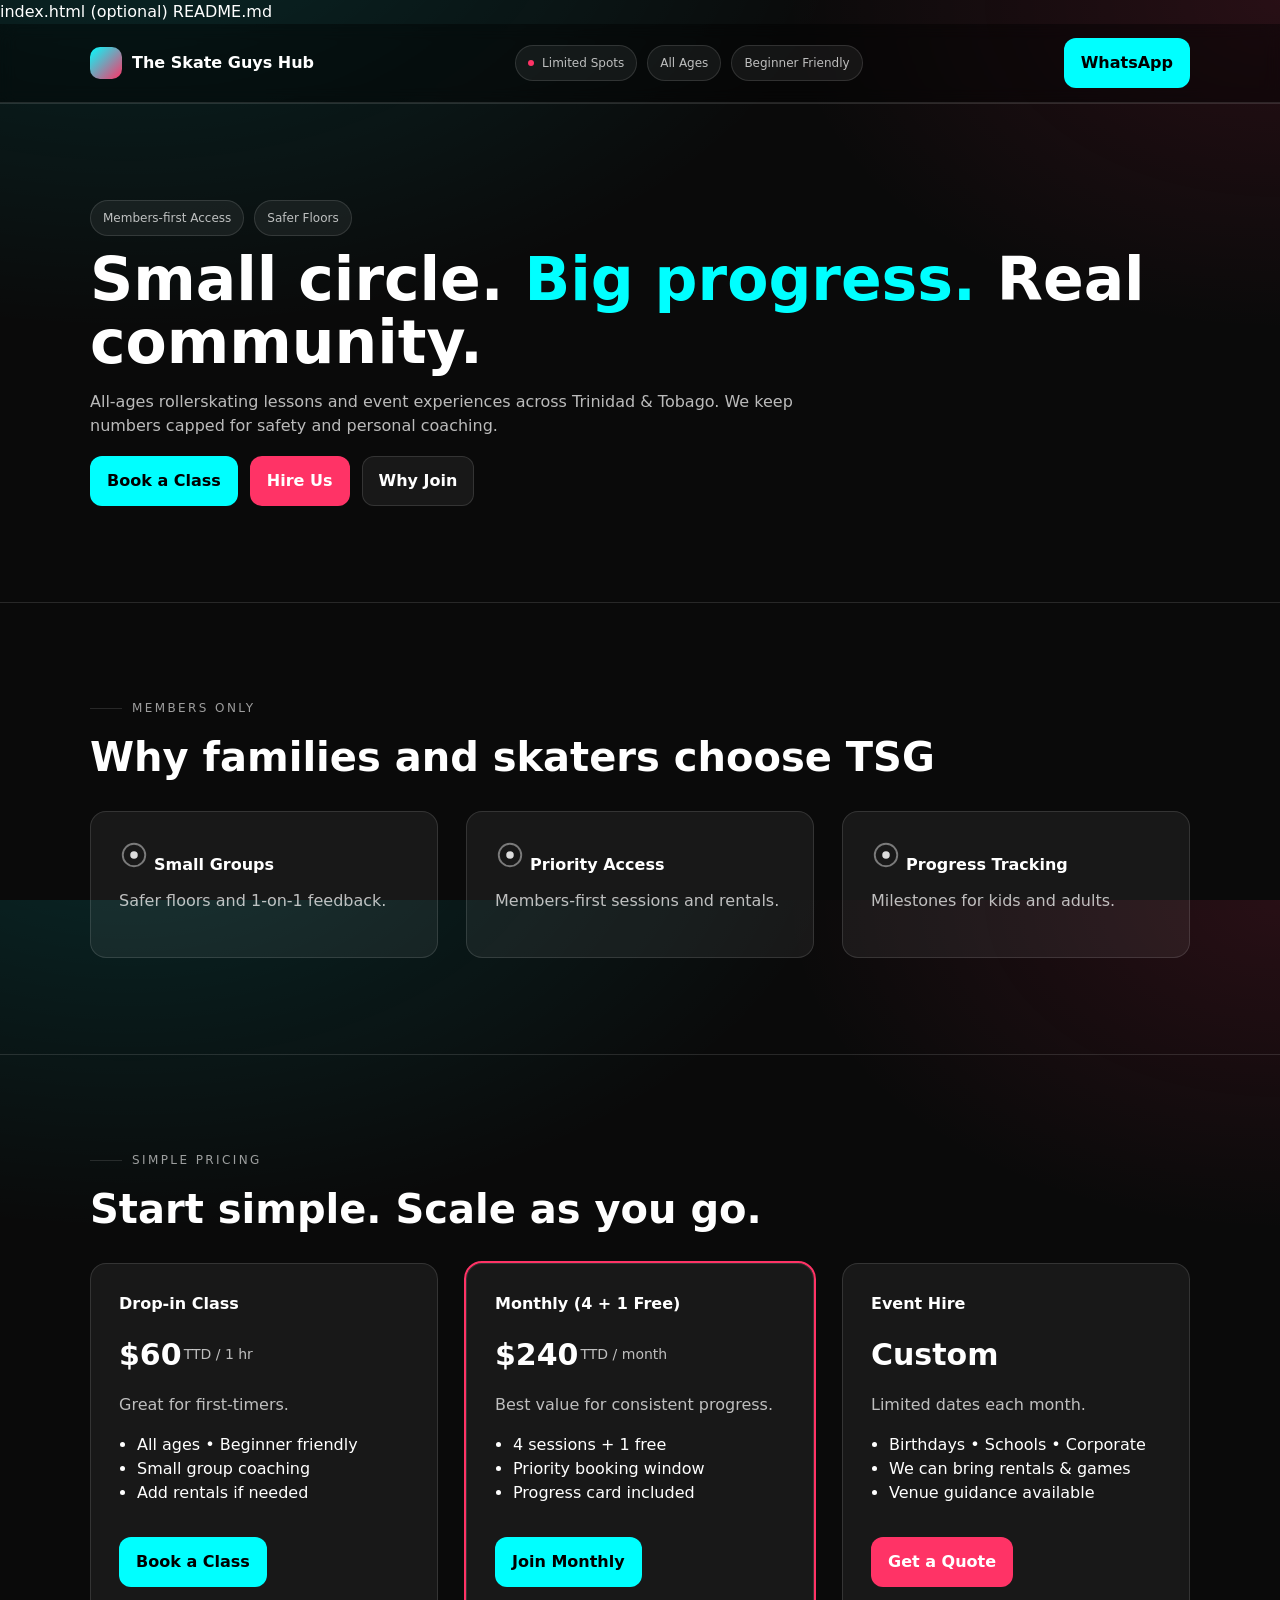
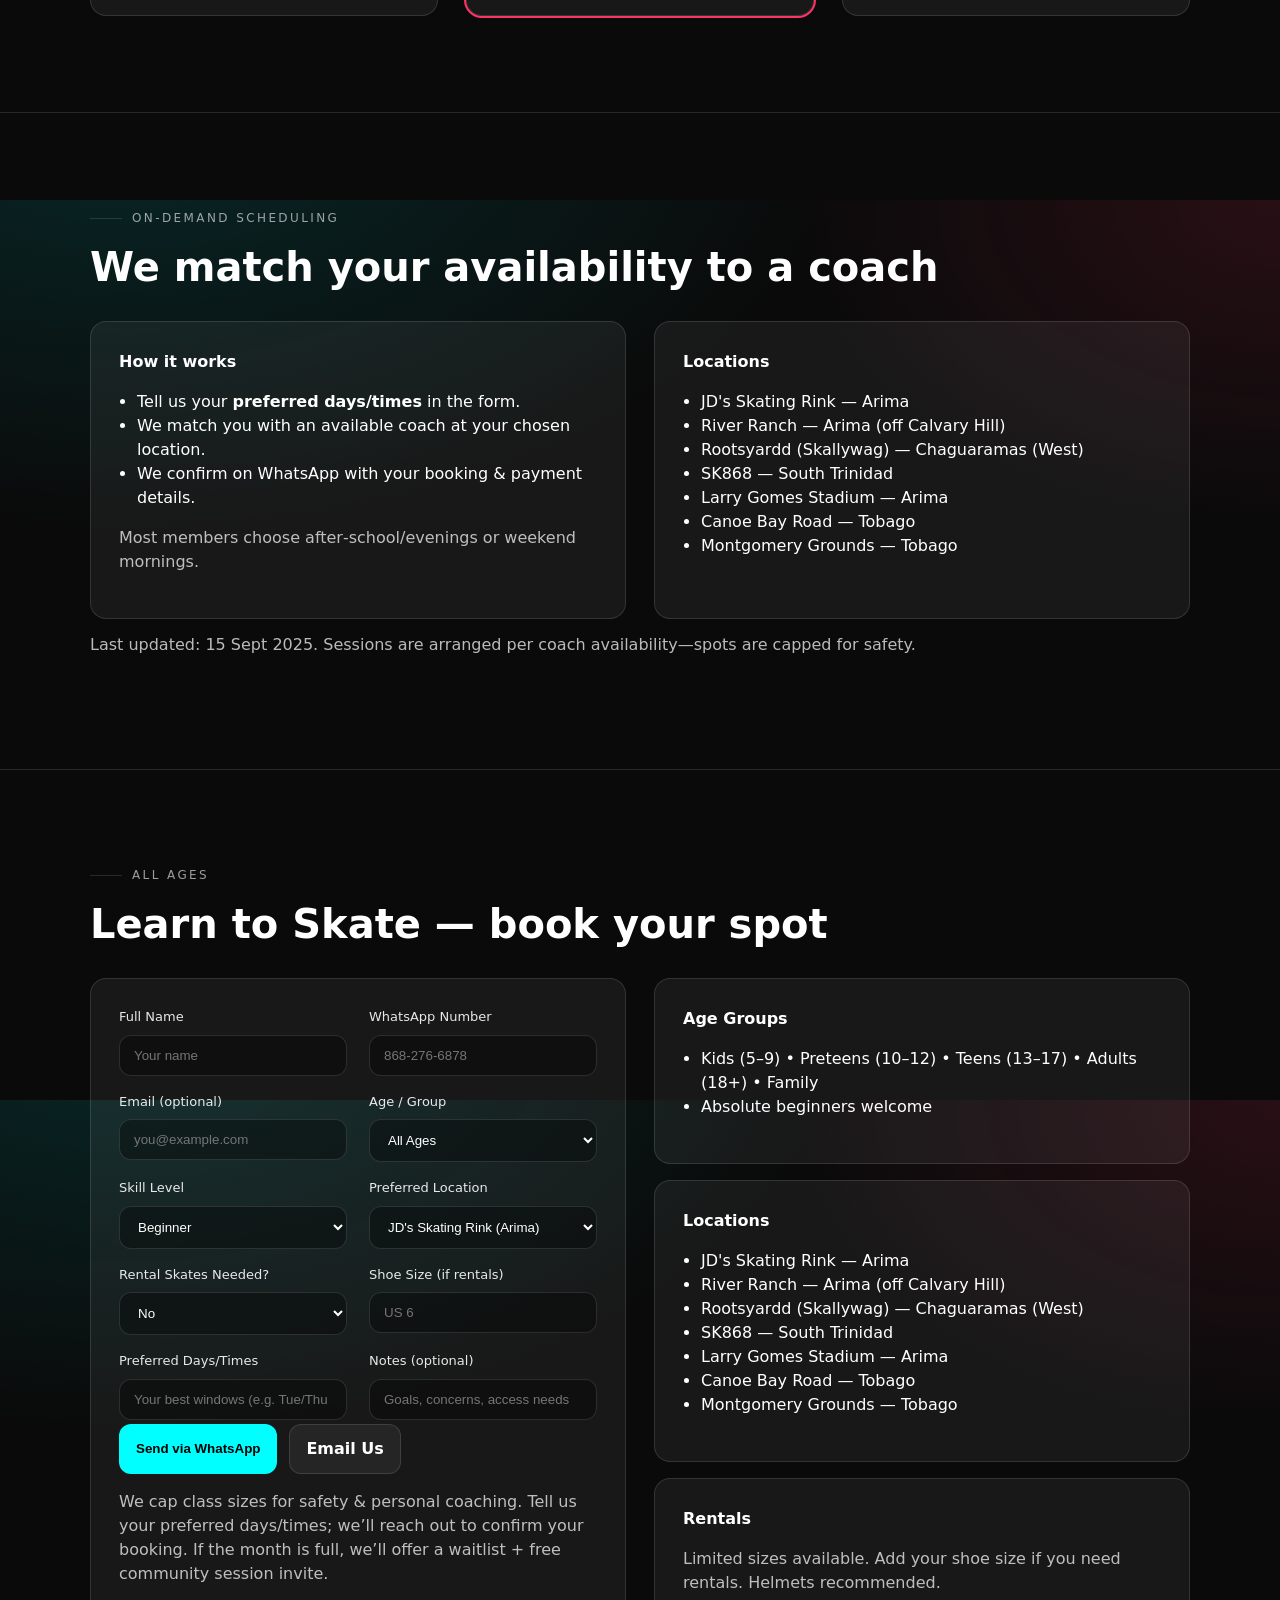
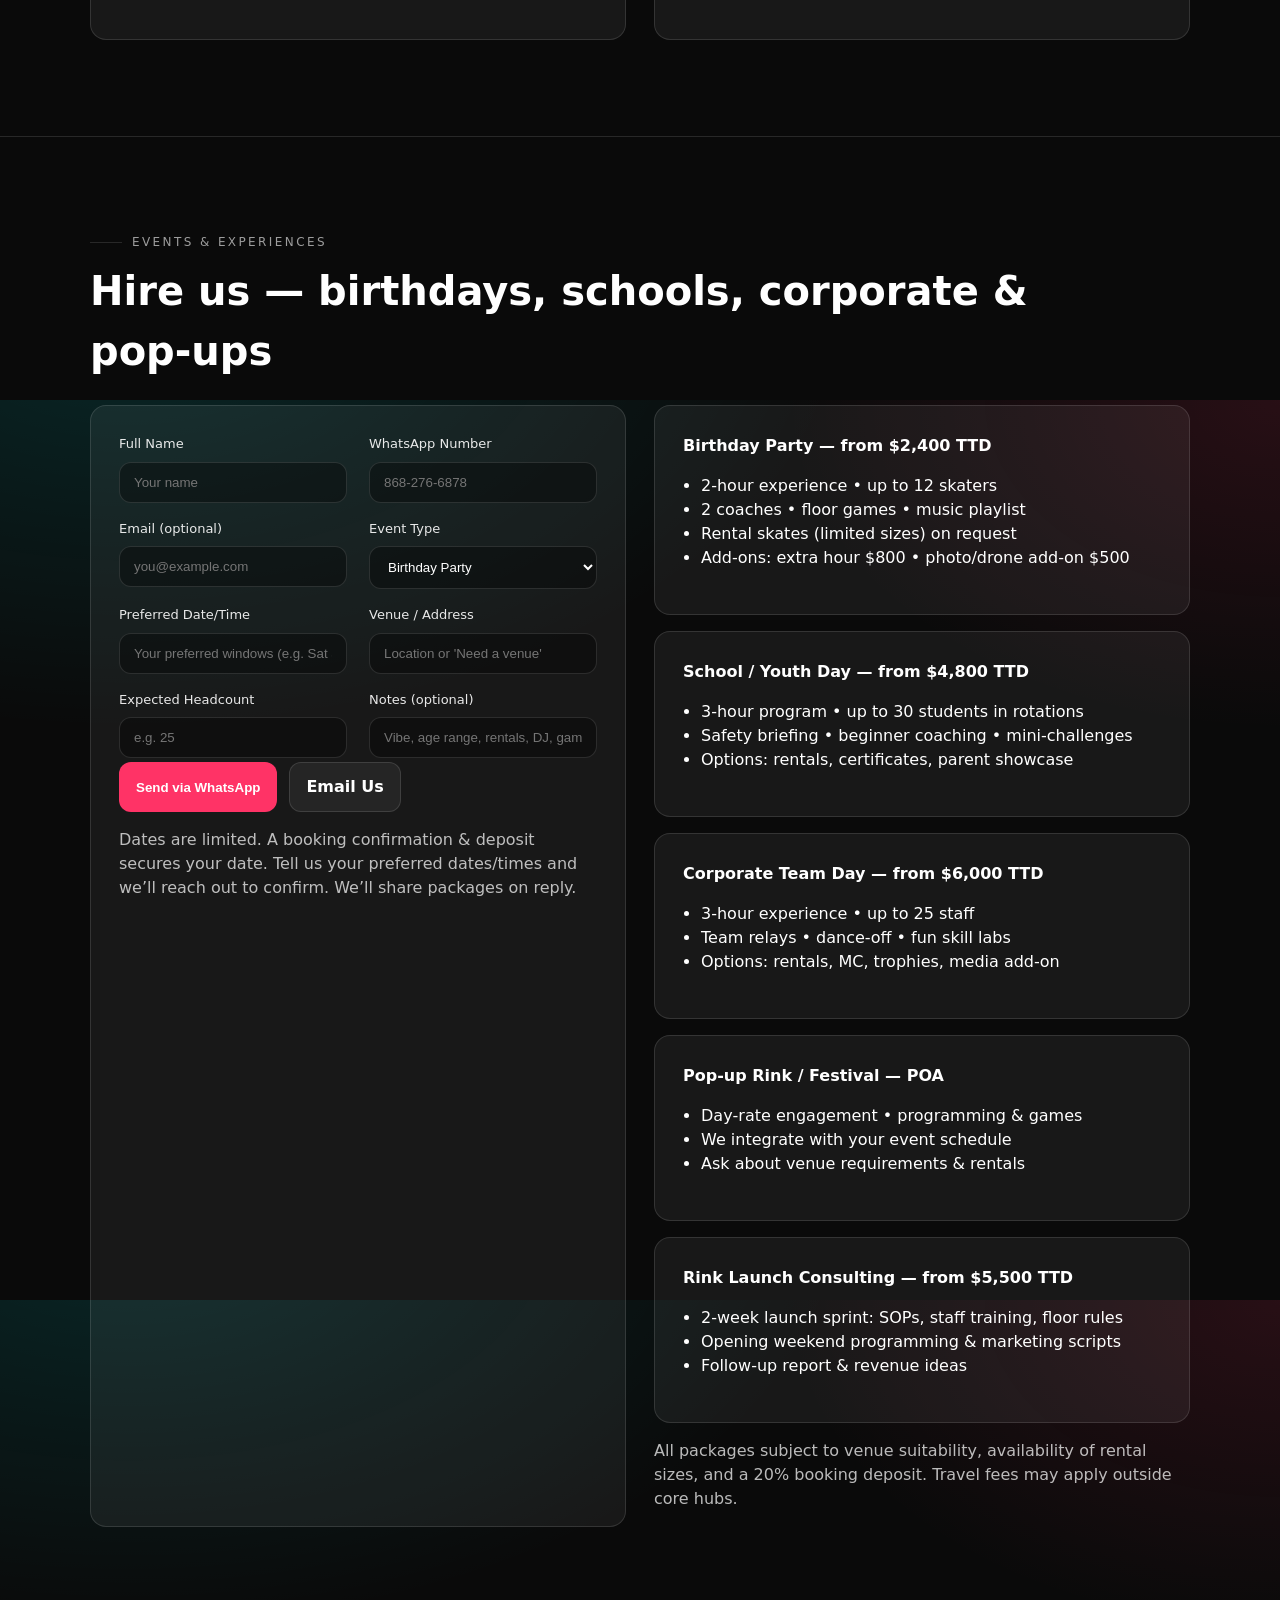
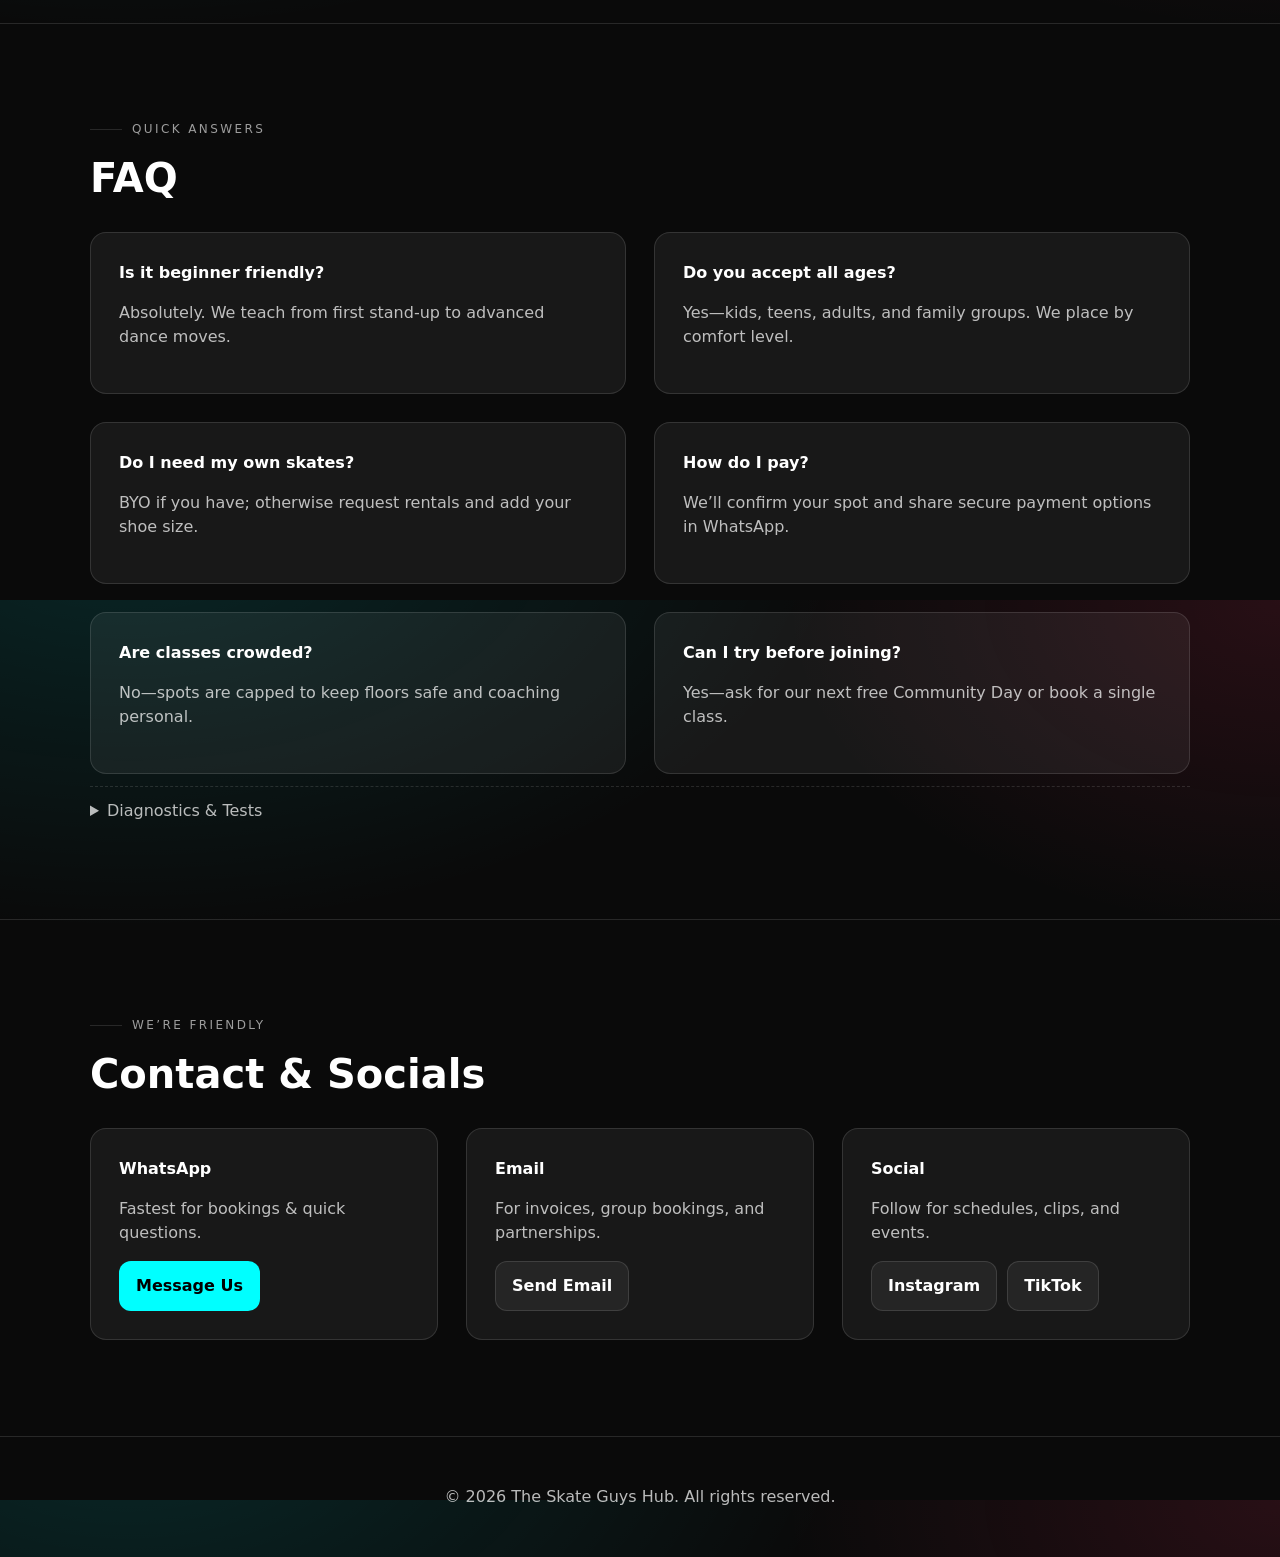
<file: Index.html>
index.html
(optional) README.md
<!DOCTYPE html>
<html lang="en">
<head>
  <meta charset="utf-8" />
  <meta name="viewport" content="width=device-width, initial-scale=1" />
  <title>The Skate Guys Hub — Lessons & Event Hire</title>
  <!-- Config: update CONTACT below if needed. This file uses robust DOM checks to avoid null errors. -->
  <style>
    :root{
      /* Brand */
      --cyan:#00FFFF; /* brand primary */
      --pink:#FF3366; /* brand accent */
      --bg:#0a0a0a; --ink:#ffffff; --muted: rgba(255,255,255,.72);
      --line: rgba(255,255,255,.12); --soft: rgba(255,255,255,.06);
      /* Layout spacing */
      --gap: 20px;            /* default grid gap */
      --gap-lg: 28px;         /* grid gap >=768px */
      --section-pad: 80px;    /* section padding */
      --section-pad-md: 96px; /* section padding >=1024px */
      --card-pad: 24px;       /* card padding */
      --card-pad-lg: 28px;    /* card padding >=1024px */
      --field-gap: 16px;      /* gap between fields */
      --field-gap-lg: 22px;   /* gap between fields >=768px */
      --field-py: 12px;       /* input vertical pad */
      --field-px: 14px;       /* input horizontal pad */
      --stack-gap-sm: 12px;   /* stack-8 actual gap */
      --stack-gap-md: 16px;   /* stack-12 actual gap */
      --radius: 16px;
    }
    html,body{height:100%}
    body{
      margin:0; font-family: Inter, ui-sans-serif, system-ui, -apple-system, Segoe UI, Roboto, Arial, "Apple Color Emoji","Segoe UI Emoji";
      color:var(--ink); background:
        radial-gradient(1200px 700px at 10% -10%, rgba(0,255,255,.12), rgba(0,0,0,0) 60%),
        radial-gradient(900px 600px at 100% 0%, rgba(255,51,102,.12), rgba(0,0,0,0) 55%),
        var(--bg);
      line-height:1.5;
    }
    a{ color: var(--cyan); text-decoration: none }
    .wrap{ max-width: 1100px; margin: 0 auto; padding: 0 16px }
    header{ position: sticky; top:0; z-index:10; backdrop-filter: blur(8px); background: rgba(0,0,0,.4); border-bottom: 1px solid var(--line) }
    .nav{ display:flex; align-items:center; justify-content:space-between; padding:14px 0 }
    .brand{ display:flex; align-items:center; gap:10px }
    .brand .dot{ width:32px; height:32px; border-radius:10px; background: linear-gradient(135deg, var(--cyan), var(--pink)) }
    .chips{ display:flex; gap:10px; flex-wrap:wrap }
    .chip{ display:inline-flex; align-items:center; gap:8px; padding:8px 12px; border:1px solid var(--line); border-radius: 999px; background: var(--soft); color: var(--muted); font-size: 12px }
    .btn{ display:inline-flex; align-items:center; justify-content:center; padding:12px 16px; border-radius:12px; font-weight:700; border:1px solid transparent; cursor:pointer; transition: transform .15s ease }
    .btn:hover{ transform: scale(1.02) } .btn:active{ transform: scale(.98) }
    .btn-primary{ background: var(--cyan); color:#000 }
    .btn-accent{ background: var(--pink); color:#fff }
    .btn-ghost{ background: var(--soft); color:#fff; border-color: var(--line) }
    .hero h1{ font-size: clamp(28px, 6vw, 60px); line-height:1.05; margin: 10px 0 0 }
    .hero p{ color: var(--muted); max-width: 720px }
    section{ padding: var(--section-pad) 0; border-top: 1px solid var(--line) }
    @media(min-width:1024px){ section{ padding: var(--section-pad-md) 0 } }
    h2{ font-size: clamp(22px, 3.5vw, 40px); margin: 10px 0 24px }
    .kicker{ letter-spacing: .2em; text-transform: uppercase; color: rgba(255,255,255,.6); font-size: 12px; display:flex; align-items:center; gap:10px }
    .kicker .bar{ width: 32px; height: 1px; background: var(--line) }
    .grid{ display:grid; gap: var(--gap) }
    @media(min-width: 768px){ .grid{ gap: var(--gap-lg) } .grid-2{ grid-template-columns: 1fr 1fr } .grid-3{ grid-template-columns: repeat(3,1fr) } }
    .card{ border:1px solid var(--line); background: var(--soft); border-radius: var(--radius); padding: var(--card-pad) }
    @media(min-width:1024px){ .card{ padding: var(--card-pad-lg) } }
    .muted{ color: var(--muted) }
    .list{ list-style: disc; padding-left: 18px }
    .price{ font-size: 30px; font-weight: 800 } .unit{ font-size: 14px; vertical-align: super; color: var(--muted); margin-left: 2px }
    label{ display:block; font-size: 13px; color: rgba(255,255,255,.9); margin-bottom:8px }
    input,select,textarea{ width:100%; background: rgba(0,0,0,.35); color:#fff; border:1px solid var(--line); border-radius: 12px; padding: var(--field-py) var(--field-px); outline:none }
    /* Add subtle margin to avoid cramped stacks even when rows collapse */
    input+*, select+*, textarea+*{ margin-top: 6px }
    .row{ display:grid; gap: var(--field-gap) }
    @media(min-width:768px){ .row{ gap: var(--field-gap-lg) } .row-2{ grid-template-columns: 1fr 1fr } }
    footer{ text-align:center; color: var(--muted); padding: 48px 0; border-top:1px solid var(--line) }
    .wheel{ width:30px; height:30px; color: rgba(255,255,255,.85) }
    .stack-8>*+*{ margin-top: var(--stack-gap-sm) }
    .stack-12>*+*{ margin-top: var(--stack-gap-md) }
    details#diagnostics { border-top:1px dashed var(--line); padding-top:12px; margin-top:12px }
    details#diagnostics summary{ cursor:pointer; color: var(--muted) }
  </style>
</head>
<body>
  <header>
    <div class="wrap nav">
      <div class="brand">
        <div class="dot"></div>
        <strong>The Skate Guys Hub</strong>
      </div>
      <div class="chips">
        <span class="chip"><span style="display:inline-block;width:6px;height:6px;border-radius:50%;background:var(--pink)"></span> Limited Spots</span>
        <span class="chip">All Ages</span>
        <span class="chip">Beginner Friendly</span>
      </div>
      <div>
        <a class="btn btn-primary" id="navWhatsApp" href="#" target="_blank" rel="noopener">WhatsApp</a>
      </div>
    </div>
  </header>

  <main>
    <!-- Hero -->
    <section class="hero">
      <div class="wrap">
        <div class="chips" style="margin-bottom: 12px">
          <span class="chip">Members-first Access</span>
          <span class="chip">Safer Floors</span>
        </div>
        <h1>Small circle. <span style="color:var(--cyan)">Big progress.</span> Real community.</h1>
        <p>All-ages rollerskating lessons and event experiences across Trinidad & Tobago. We keep numbers capped for safety and personal coaching.</p>
        <div style="margin-top: 18px; display:flex; gap:12px; flex-wrap:wrap">
          <a class="btn btn-primary" href="#learn">Book a Class</a>
          <a class="btn btn-accent" href="#hire">Hire Us</a>
          <a class="btn btn-ghost" href="#perks">Why Join</a>
        </div>
      </div>
    </section>

    <!-- Why / Perks -->
    <section id="perks">
      <div class="wrap">
        <div class="kicker"><span class="bar"></span>Members Only</div>
        <h2>Why families and skaters choose TSG</h2>
        <div class="grid grid-3">
          <div class="card stack-8">
            <svg class="wheel" viewBox="0 0 24 24" fill="none" xmlns="http://www.w3.org/2000/svg"><circle cx="12" cy="12" r="9" stroke="currentColor" stroke-opacity="0.5" stroke-width="1.5"/><circle cx="12" cy="12" r="3" fill="currentColor"/></svg>
            <strong>Small Groups</strong>
            <p class="muted">Safer floors and 1‑on‑1 feedback.</p>
          </div>
          <div class="card stack-8">
            <svg class="wheel" viewBox="0 0 24 24" fill="none" xmlns="http://www.w3.org/2000/svg"><circle cx="12" cy="12" r="9" stroke="currentColor" stroke-opacity="0.5" stroke-width="1.5"/><circle cx="12" cy="12" r="3" fill="currentColor"/></svg>
            <strong>Priority Access</strong>
            <p class="muted">Members‑first sessions and rentals.</p>
          </div>
          <div class="card stack-8">
            <svg class="wheel" viewBox="0 0 24 24" fill="none" xmlns="http://www.w3.org/2000/svg"><circle cx="12" cy="12" r="9" stroke="currentColor" stroke-opacity="0.5" stroke-width="1.5"/><circle cx="12" cy="12" r="3" fill="currentColor"/></svg>
            <strong>Progress Tracking</strong>
            <p class="muted">Milestones for kids and adults.</p>
          </div>
        </div>
      </div>
    </section>

    <!-- Pricing -->
    <section id="pricing">
      <div class="wrap">
        <div class="kicker"><span class="bar"></span>Simple Pricing</div>
        <h2>Start simple. Scale as you go.</h2>
        <div class="grid grid-3">
          <div class="card">
            <div class="stack-12">
              <strong>Drop‑in Class</strong>
              <div><span class="price">$60</span><span class="unit">TTD / 1 hr</span></div>
              <p class="muted">Great for first‑timers.</p>
              <ul class="list">
                <li>All ages • Beginner friendly</li>
                <li>Small group coaching</li>
                <li>Add rentals if needed</li>
              </ul>
              <a class="btn btn-primary" href="#learn">Book a Class</a>
            </div>
          </div>
          <div class="card" style="outline:2px solid var(--pink)">
            <div class="stack-12">
              <strong>Monthly (4 + 1 Free)</strong>
              <div><span class="price">$240</span><span class="unit">TTD / month</span></div>
              <p class="muted">Best value for consistent progress.</p>
              <ul class="list">
                <li>4 sessions + 1 free</li>
                <li>Priority booking window</li>
                <li>Progress card included</li>
              </ul>
              <a class="btn btn-primary" href="#learn">Join Monthly</a>
            </div>
          </div>
          <div class="card">
            <div class="stack-12">
              <strong>Event Hire</strong>
              <div><span class="price">Custom</span></div>
              <p class="muted">Limited dates each month.</p>
              <ul class="list">
                <li>Birthdays • Schools • Corporate</li>
                <li>We can bring rentals & games</li>
                <li>Venue guidance available</li>
              </ul>
              <a class="btn btn-accent" href="#hire">Get a Quote</a>
            </div>
          </div>
        </div>
      </div>
    </section>

    <!-- On-demand Scheduling (replaces fixed slots) -->
    <section id="schedule">
      <div class="wrap">
        <div class="kicker"><span class="bar"></span>On‑Demand Scheduling</div>
        <h2>We match your availability to a coach</h2>
        <div class="grid grid-2">
          <div class="card">
            <strong>How it works</strong>
            <ul class="list">
              <li>Tell us your <strong>preferred days/times</strong> in the form.</li>
              <li>We match you with an available coach at your chosen location.</li>
              <li>We confirm on WhatsApp with your booking & payment details.</li>
            </ul>
            <p class="muted">Most members choose after‑school/evenings or weekend mornings.</p>
          </div>
          <div class="card">
              <strong>Locations</strong>
              <ul class="list">
                <li>JD&#39;s Skating Rink — Arima</li>
                <li>River Ranch — Arima (off Calvary Hill)</li>
                <li>Rootsyardd (Skallywag) — Chaguaramas (West)</li>
                <li>SK868 — South Trinidad</li>
                <li>Larry Gomes Stadium — Arima</li>
                <li>Canoe Bay Road — Tobago</li>
                <li>Montgomery Grounds — Tobago</li>
              </ul>
            </div>
        </div>
        <p class="muted" style="margin-top:14px">Last updated: 15 Sept 2025. Sessions are arranged per coach availability—spots are capped for safety.</p>
      </div>
    </section>

    <!-- Learn to Skate Form -->
    <section id="learn">
      <div class="wrap">
        <div class="kicker"><span class="bar"></span>All Ages</div>
        <h2>Learn to Skate — book your spot</h2>
        <div class="grid grid-2">
          <div class="card">
            <form id="formLearn" class="stack-12">
              <div class="row row-2">
                <div>
                  <label>Full Name</label>
                  <input name="name" placeholder="Your name" required />
                </div>
                <div>
                  <label>WhatsApp Number</label>
                  <input name="phone" placeholder="868‑276‑6878" />
                </div>
              </div>
              <div class="row row-2">
                <div>
                  <label>Email (optional)</label>
                  <input name="email" type="email" placeholder="you@example.com" />
                </div>
                <div>
                  <label>Age / Group</label>
                  <select name="age">
                    <option>All Ages</option>
                    <option>Kids (5–9)</option>
                    <option>Preteens (10–12)</option>
                    <option>Teens (13–17)</option>
                    <option>Adults (18+)</option>
                    <option>Family (Mixed)</option>
                  </select>
                </div>
              </div>
              <div class="row row-2">
                <div>
                  <label>Skill Level</label>
                  <select name="level">
                    <option>Beginner</option>
                    <option>Improver</option>
                    <option>Intermediate</option>
                    <option>Advanced</option>
                  </select>
                </div>
                <div>
                  <label>Preferred Location</label>
                  <select name="location">
                    <option>JD&#39;s Skating Rink (Arima)</option>
                    <option>River Ranch (Arima — off Calvary Hill)</option>
                    <option>Rootsyardd (Skallywag) — Chaguaramas (West)</option>
                    <option>SK868 (South)</option>
                    <option>Larry Gomes Stadium (Arima)</option>
                    <option>Canoe Bay Road (Tobago)</option>
                    <option>Montgomery Grounds (Tobago)</option>
                    <option>Other / Not sure</option>
                  </select>
                </div>
              </div>
              <div class="row row-2">
                <div>
                  <label>Rental Skates Needed?</label>
                  <select name="rentals">
                    <option>No</option>
                    <option>Yes</option>
                  </select>
                </div>
                <div>
                  <label>Shoe Size (if rentals)</label>
                  <input name="size" placeholder="US 6" />
                </div>
              </div>
              <div class="row row-2">
                <div>
                  <label>Preferred Days/Times</label>
                  <input name="date" placeholder="Your best windows (e.g. Tue/Thu 5–7pm or Sat morning)" />
                </div>
                <div>
                  <label>Notes (optional)</label>
                  <input name="message" placeholder="Goals, concerns, access needs" />
                </div>
              </div>
              <div style="display:flex; gap:12px; flex-wrap:wrap; margin-top: 4px">
                <button class="btn btn-primary" type="submit">Send via WhatsApp</button>
                <a id="learnEmail" class="btn btn-ghost" href="#">Email Us</a>
              </div>
              <p class="muted">We cap class sizes for safety & personal coaching. Tell us your preferred days/times; we’ll reach out to confirm your booking. If the month is full, we’ll offer a waitlist + free community session invite.</p>
            </form>
          </div>
          <div class="stack-12">
            <div class="card">
              <strong>Age Groups</strong>
              <ul class="list">
                <li>Kids (5–9) • Preteens (10–12) • Teens (13–17) • Adults (18+) • Family</li>
                <li>Absolute beginners welcome</li>
              </ul>
            </div>
            <div class="card">
              <strong>Locations</strong>
              <ul class="list">
                <li>JD&#39;s Skating Rink — Arima</li>
                <li>River Ranch — Arima (off Calvary Hill)</li>
                <li>Rootsyardd (Skallywag) — Chaguaramas (West)</li>
                <li>SK868 — South Trinidad</li>
                <li>Larry Gomes Stadium — Arima</li>
                <li>Canoe Bay Road — Tobago</li>
                <li>Montgomery Grounds — Tobago</li>
              </ul>
            </div>
            <div class="card">
              <strong>Rentals</strong>
              <p class="muted">Limited sizes available. Add your shoe size if you need rentals. Helmets recommended.</p>
            </div>
          </div>
        </div>
      </div>
    </section>

    <!-- Hire Us + Packages -->
    <section id="hire">
      <div class="wrap">
        <div class="kicker"><span class="bar"></span>Events & Experiences</div>
        <h2>Hire us — birthdays, schools, corporate & pop‑ups</h2>
        <div class="grid grid-2">
          <div class="card">
            <form id="formHire" class="stack-12">
              <div class="row row-2">
                <div>
                  <label>Full Name</label>
                  <input name="name" placeholder="Your name" required />
                </div>
                <div>
                  <label>WhatsApp Number</label>
                  <input name="phone" placeholder="868‑276‑6878" />
                </div>
              </div>
              <div class="row row-2">
                <div>
                  <label>Email (optional)</label>
                  <input name="email" type="email" placeholder="you@example.com" />
                </div>
                <div>
                  <label>Event Type</label>
                  <select name="type">
                    <option>Birthday Party</option>
                    <option>School / Youth Program</option>
                    <option>Corporate Team Day</option>
                    <option>Pop‑up Rink / Festival</option>
                    <option>Rink Launch Consulting</option>
                    <option>Other</option>
                  </select>
                </div>
              </div>
              <div class="row row-2">
                <div>
                  <label>Preferred Date/Time</label>
                  <input name="date" placeholder="Your preferred windows (e.g. Sat 3–6pm or Tue/Thu evenings)" />
                </div>
                <div>
                  <label>Venue / Address</label>
                  <input name="venue" placeholder="Location or 'Need a venue'" />
                </div>
              </div>
              <div class="row row-2">
                <div>
                  <label>Expected Headcount</label>
                  <input name="headcount" placeholder="e.g. 25" />
                </div>
                <div>
                  <label>Notes (optional)</label>
                  <input name="message" placeholder="Vibe, age range, rentals, DJ, games" />
                </div>
              </div>
              <div style="display:flex; gap:12px; flex-wrap:wrap; margin-top: 4px">
                <button class="btn btn-accent" type="submit">Send via WhatsApp</button>
                <a id="hireEmail" class="btn btn-ghost" href="#">Email Us</a>
              </div>
              <p class="muted">Dates are limited. A booking confirmation & deposit secures your date. Tell us your preferred dates/times and we’ll reach out to confirm. We’ll share packages on reply.</p>
            </form>
          </div>
          <div class="stack-12">
            <div class="card">
              <strong>Birthday Party — from $2,400 TTD</strong>
              <ul class="list">
                <li>2‑hour experience • up to 12 skaters</li>
                <li>2 coaches • floor games • music playlist</li>
                <li>Rental skates (limited sizes) on request</li>
                <li>Add‑ons: extra hour $800 • photo/drone add‑on $500</li>
              </ul>
            </div>
            <div class="card">
              <strong>School / Youth Day — from $4,800 TTD</strong>
              <ul class="list">
                <li>3‑hour program • up to 30 students in rotations</li>
                <li>Safety briefing • beginner coaching • mini‑challenges</li>
                <li>Options: rentals, certificates, parent showcase</li>
              </ul>
            </div>
            <div class="card">
              <strong>Corporate Team Day — from $6,000 TTD</strong>
              <ul class="list">
                <li>3‑hour experience • up to 25 staff</li>
                <li>Team relays • dance‑off • fun skill labs</li>
                <li>Options: rentals, MC, trophies, media add‑on</li>
              </ul>
            </div>
            <div class="card">
              <strong>Pop‑up Rink / Festival — POA</strong>
              <ul class="list">
                <li>Day‑rate engagement • programming & games</li>
                <li>We integrate with your event schedule</li>
                <li>Ask about venue requirements & rentals</li>
              </ul>
            </div>
            <div class="card">
              <strong>Rink Launch Consulting — from $5,500 TTD</strong>
              <ul class="list">
                <li>2‑week launch sprint: SOPs, staff training, floor rules</li>
                <li>Opening weekend programming & marketing scripts</li>
                <li>Follow‑up report & revenue ideas</li>
              </ul>
            </div>
            <p class="muted">All packages subject to venue suitability, availability of rental sizes, and a 20% booking deposit. Travel fees may apply outside core hubs.</p>
          </div>
        </div>
      </div>
    </section>

    <!-- FAQ -->
    <section id="faq">
      <div class="wrap">
        <div class="kicker"><span class="bar"></span>Quick Answers</div>
        <h2>FAQ</h2>
        <div class="grid grid-2">
          <div class="card">
            <strong>Is it beginner friendly?</strong>
            <p class="muted">Absolutely. We teach from first stand‑up to advanced dance moves.</p>
          </div>
          <div class="card">
            <strong>Do you accept all ages?</strong>
            <p class="muted">Yes—kids, teens, adults, and family groups. We place by comfort level.</p>
          </div>
          <div class="card">
            <strong>Do I need my own skates?</strong>
            <p class="muted">BYO if you have; otherwise request rentals and add your shoe size.</p>
          </div>
          <div class="card">
            <strong>How do I pay?</strong>
            <p class="muted">We’ll confirm your spot and share secure payment options in WhatsApp.</p>
          </div>
          <div class="card">
            <strong>Are classes crowded?</strong>
            <p class="muted">No—spots are capped to keep floors safe and coaching personal.</p>
          </div>
          <div class="card">
            <strong>Can I try before joining?</strong>
            <p class="muted">Yes—ask for our next free Community Day or book a single class.</p>
          </div>
        </div>
        <details id="diagnostics"><summary>Diagnostics & Tests</summary>
          <div id="testlog" class="muted" style="font-family: ui-monospace, SFMono-Regular, Menlo, Monaco, Consolas, 'Liberation Mono', 'Courier New', monospace"></div>
        </details>
      </div>
    </section>

    <!-- Contact / Social -->
    <section id="contact">
      <div class="wrap">
        <div class="kicker"><span class="bar"></span>We’re Friendly</div>
        <h2>Contact & Socials</h2>
        <div class="grid grid-3">
          <div class="card">
            <strong>WhatsApp</strong>
            <p class="muted">Fastest for bookings & quick questions.</p>
            <div style="margin-top:10px"><a class="btn btn-primary" id="ctaWhatsApp" href="#" target="_blank" rel="noopener">Message Us</a></div>
          </div>
          <div class="card">
            <strong>Email</strong>
            <p class="muted">For invoices, group bookings, and partnerships.</p>
            <div style="margin-top:10px"><a class="btn btn-ghost" id="ctaEmail" href="#">Send Email</a></div>
          </div>
          <div class="card">
            <strong>Social</strong>
            <p class="muted">Follow for schedules, clips, and events.</p>
            <div style="margin-top:10px; display:flex; gap:10px; flex-wrap:wrap">
              <a class="btn btn-ghost" id="ctaInstagram" href="https://instagram.com/theskateguys" target="_blank" rel="noopener">Instagram</a>
              <a class="btn btn-ghost" id="ctaTiktok" href="https://tiktok.com/@theskateguys" target="_blank" rel="noopener">TikTok</a>
            </div>
          </div>
        </div>
      </div>
    </section>
  </main>

  <footer>
    <div class="wrap">© <span id="year"></span> The Skate Guys Hub. All rights reserved.</div>
  </footer>

  <noscript>
    <div class="wrap" style="padding:16px; color:#ffbdbd">This page uses a little JavaScript to open WhatsApp with your details. Please enable JavaScript or use the email link.</div>
  </noscript>

  <script>
    document.addEventListener('DOMContentLoaded', () => {
      // ---- QUICK CONFIG (edit in one place) ----
      const CONTACT = {
        WHATSAPP_E164: '18682766878', // numbers only, include country code
        EMAIL: 'info.theskateguys@gmail.com',
      };

      // attach year
      const yearEl = document.getElementById('year');
      if (yearEl) yearEl.textContent = new Date().getFullYear();

      // set contact links (null-safe)
      const waUrl = `https://wa.me/${CONTACT.WHATSAPP_E164}`;
      const navWhatsApp = document.getElementById('navWhatsApp');
      if (navWhatsApp) navWhatsApp.href = waUrl; else console.warn('[TSG] navWhatsApp not found');
      const ctaWhatsApp = document.getElementById('ctaWhatsApp');
      if (ctaWhatsApp) ctaWhatsApp.href = waUrl; else console.warn('[TSG] ctaWhatsApp not found');
      const ctaEmail = document.getElementById('ctaEmail');
      if (ctaEmail) ctaEmail.href = `mailto:${CONTACT.EMAIL}`; else console.warn('[TSG] ctaEmail not found');

      // helper to open WhatsApp with a composed message
      function openWhatsApp(message){
        const url = `${waUrl}?text=${encodeURIComponent(message)}`;
        window.open(url, '_blank');
      }

      // Learn form handler (null-safe)
      const formLearn = document.getElementById('formLearn');
      if (formLearn) {
        formLearn.addEventListener('submit', function(e){
          e.preventDefault();
          const fd = new FormData(e.target);
          const msg = [
            'TSG Inquiry: Learn to Skate',
            `Name: ${fd.get('name')||''}`,
            fd.get('phone') ? `Phone: ${fd.get('phone')}` : '',
            fd.get('email') ? `Email: ${fd.get('email')}` : '',
            `Age/Group: ${fd.get('age')}`,
            `Level: ${fd.get('level')}`,
            `Preferred Location: ${fd.get('location')}`,
            `Rental Needed: ${fd.get('rentals')}`,
            fd.get('size') ? `Shoe Size: ${fd.get('size')}` : '',
            fd.get('date') ? `Preferred Date/Time: ${fd.get('date')}` : '',
            fd.get('message') ? `Notes: ${fd.get('message')}` : '',
          ].filter(Boolean).join('\n');
          openWhatsApp(msg);
        });
      } else {
        console.warn('[TSG] formLearn not found');
      }

      // Hire form handler (null-safe)
      const formHire = document.getElementById('formHire');
      if (formHire) {
        formHire.addEventListener('submit', function(e){
          e.preventDefault();
          const fd = new FormData(e.target);
          const msg = [
            `TSG Inquiry: Hire Us — ${fd.get('type')}`,
            `Name: ${fd.get('name')||''}`,
            fd.get('phone') ? `Phone: ${fd.get('phone')}` : '',
            fd.get('email') ? `Email: ${fd.get('email')}` : '',
            fd.get('venue') ? `Venue: ${fd.get('venue')}` : '',
            fd.get('date') ? `Date/Time: ${fd.get('date')}` : '',
            fd.get('headcount') ? `Headcount: ${fd.get('headcount')}` : '',
            fd.get('message') ? `Notes: ${fd.get('message')}` : '',
          ].filter(Boolean).join('\n');
          openWhatsApp(msg);
        });
      } else {
        console.warn('[TSG] formHire not found');
      }

      // Email fallbacks (basic prefill, null-safe)
      const learnEmail = document.getElementById('learnEmail');
      if (learnEmail) {
        learnEmail.addEventListener('click', function(){
          const sub = encodeURIComponent('TSG Learn to Skate Inquiry');
          const body = encodeURIComponent(`Hi TSG,\n\nI'd like to book a class. Please contact me via WhatsApp or email.\n\nThanks!`);
          this.href = `mailto:${CONTACT.EMAIL}?subject=${sub}&body=${body}`;
        });
      } else {
        console.warn('[TSG] learnEmail not found');
      }

      const hireEmail = document.getElementById('hireEmail');
      if (hireEmail) {
        hireEmail.addEventListener('click', function(){
          const sub = encodeURIComponent('TSG Event Hire Inquiry');
          const body = encodeURIComponent(`Hi TSG,\n\nWe'd like to hire you for an event. Please contact us.\n\nThanks!`);
          this.href = `mailto:${CONTACT.EMAIL}?subject=${sub}&body=${body}`;
        });
      } else {
        console.warn('[TSG] hireEmail not found');
      }

      // ---- Self-check tests (layout + encoding) ----
      try {
        const log = document.getElementById('testlog');
        const lines = [];
        function pass(msg){ lines.push(`✅ ${msg}`); }
        function fail(msg){ lines.push(`❌ ${msg}`); }

        // Config tests
        try { console.assert(typeof CONTACT.WHATSAPP_E164 === 'string' && CONTACT.WHATSAPP_E164.length >= 7, 'WHATSAPP_E164 looks incorrect'); pass('CONTACT.WHATSAPP_E164 present'); } catch(_) { fail('CONTACT.WHATSAPP_E164 missing'); }
        try { console.assert(/@/.test(CONTACT.EMAIL), 'EMAIL looks incorrect'); pass('CONTACT.EMAIL present'); } catch(_) { fail('CONTACT.EMAIL missing'); }
        try { console.assert(typeof openWhatsApp === 'function', 'openWhatsApp not defined'); pass('openWhatsApp available'); } catch(_) { fail('openWhatsApp not available'); }

        // Encoding test
        const sample = 'Line1\nLine2 & more';
        const encoded = encodeURIComponent(sample);
        if (/%0A/.test(encoded) && /%26/.test(encoded)) pass('encodeURIComponent handles newlines & ampersand'); else fail('Encoding test failed');

        // Layout spacing tests (non-visual heuristics)
        const gridGap = parseInt(getComputedStyle(document.querySelector('.grid')).gap);
        if (gridGap >= 18) pass(`Grid gap adequate (${gridGap}px)`); else fail(`Grid gap small (${gridGap}px)`);
        const cardPad = parseInt(getComputedStyle(document.querySelector('.card')).paddingLeft);
        if (cardPad >= 22) pass(`Card padding adequate (${cardPad}px)`); else fail(`Card padding small (${cardPad}px)`);
        const rowGap = parseInt(getComputedStyle(document.querySelector('.row')).gap);
        if (rowGap >= 14) pass(`Field gap adequate (${rowGap}px)`); else fail(`Field gap small (${rowGap}px)`);

        // Location options present
        const opts = Array.from(document.querySelectorAll('select[name="location"] option')).map(o=>o.textContent.trim());
        ['JD\'s Skating Rink (Arima)','River Ranch (Arima — off Calvary Hill)','Rootsyardd (Skallywag) — Chaguaramas (West)'].forEach(v=>{
          if (opts.includes(v)) pass(`Location option present: ${v}`); else fail(`Missing location option: ${v}`);
        });

        if (log) log.innerHTML = lines.map(l=>`<div>${l}</div>`).join('');
      } catch (e) { console.warn('[TSG] Self-check warning:', e); }
    });
  </script>
</body>
</html>
</file>
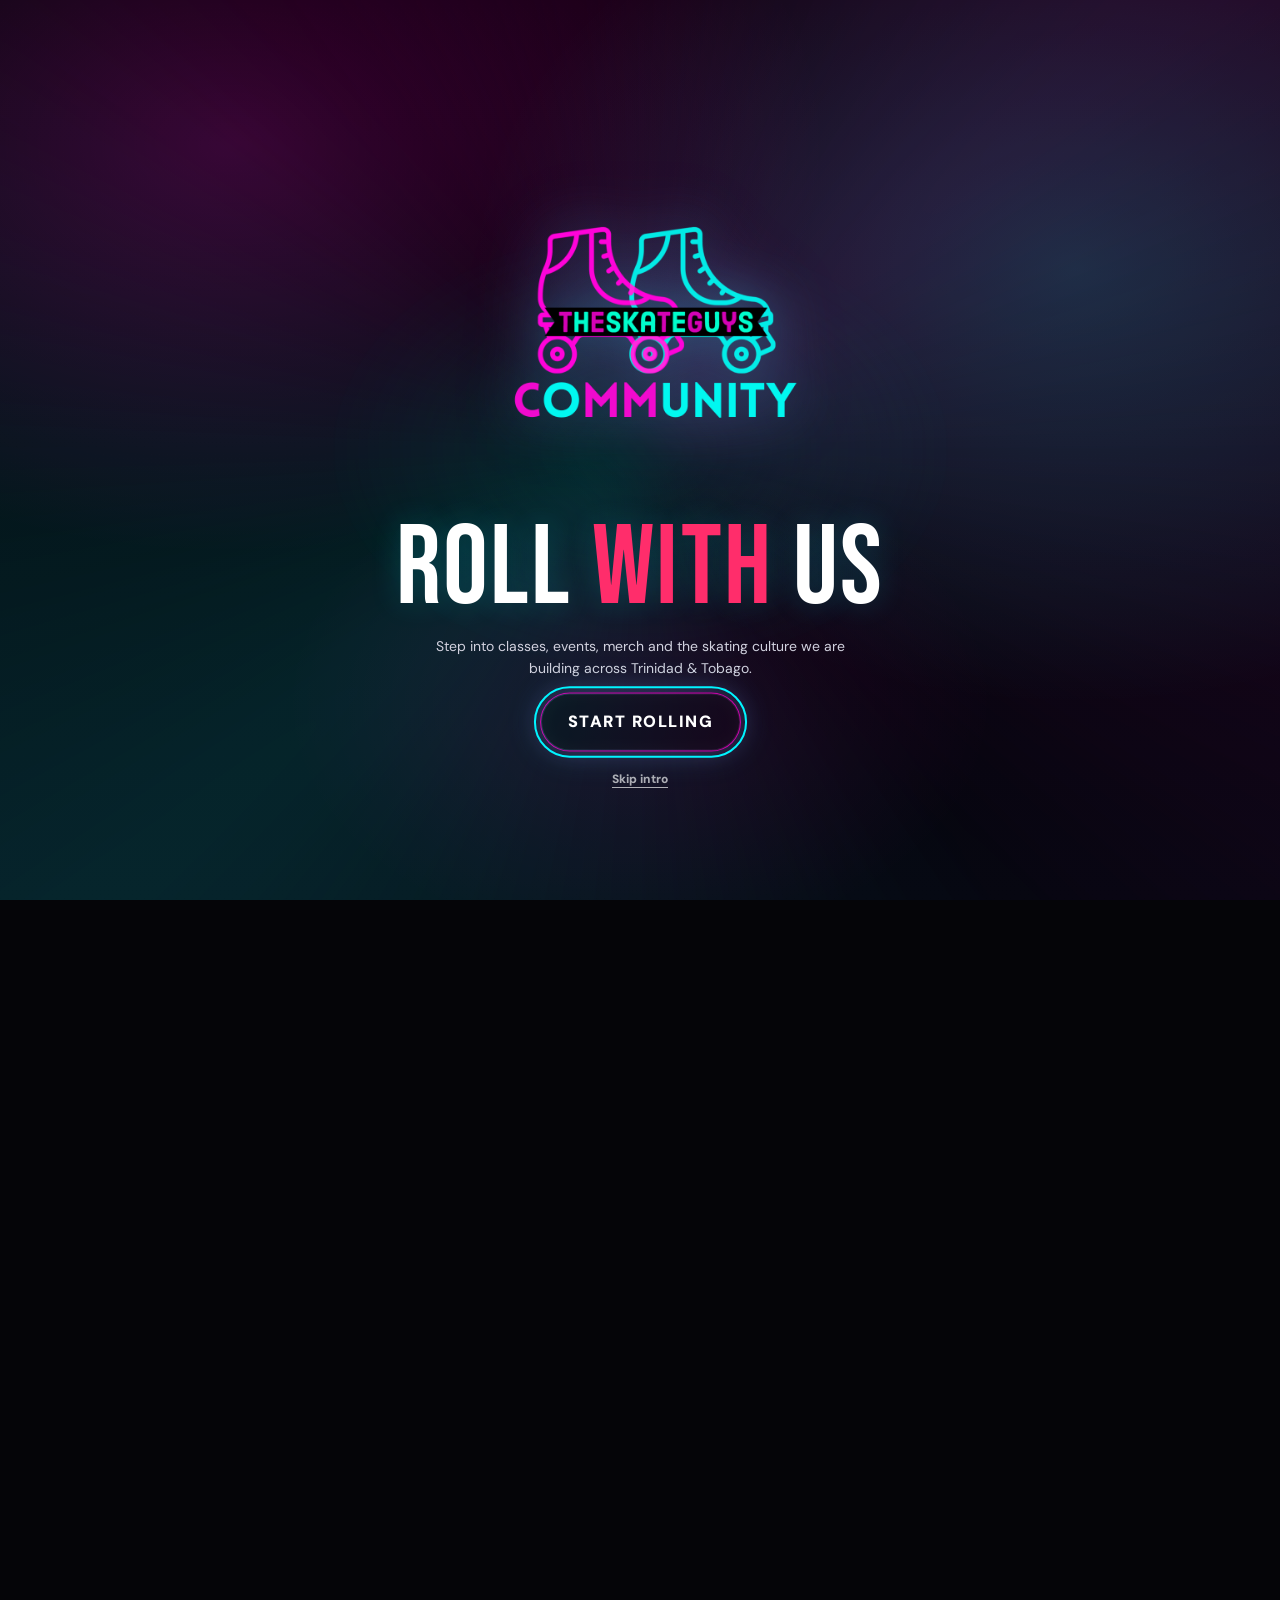
<file: index.html>
<!doctype html>
<html lang="en">
<head>
  <meta charset="utf-8">
  <meta name="viewport" content="width=device-width, initial-scale=1">
  <meta name="theme-color" content="#050508">
  <title>The Skate Guys | Roller Skating Classes in Trinidad & Tobago</title>
  <meta name="description" content="Beginner-friendly roller skating classes, events, merch and community in Trinidad & Tobago. TT$80 per person for 75 minutes, skate rental included. Classes by appointment.">
  <meta property="og:title" content="The Skate Guys | Learn to Roll in Trinidad & Tobago">
  <meta property="og:description" content="Beginner-friendly skating classes for kids, adults and groups. Rentals included. Book your class today.">
  <meta property="og:type" content="website">
  <meta property="og:url" content="https://the-skate-guys-site.vercel.app/">
  <meta property="og:image" content="https://the-skate-guys-site.vercel.app/logo.png">
  <link rel="canonical" href="https://the-skate-guys-site.vercel.app/">
  <link rel="icon" href="logo.png">
  <link rel="preconnect" href="https://fonts.googleapis.com">
  <link rel="preconnect" href="https://fonts.gstatic.com" crossorigin>
  <link href="https://fonts.googleapis.com/css2?family=Bebas+Neue&family=DM+Sans:wght@400;500;600;700&display=swap" rel="stylesheet">
  <script>
    (() => {
      const introKey = 'tsgIntroEnteredAt';
      const introMaxAge = 1000 * 60 * 60 * 24 * 14;
      const forceIntro = new URLSearchParams(location.search).get('intro') === '1';
      let shouldReplay = true;
      try {
        const lastEntered = Number(localStorage.getItem(introKey) || 0);
        shouldReplay = forceIntro || !lastEntered || Date.now() - lastEntered > introMaxAge;
        if (!shouldReplay) localStorage.setItem(introKey, String(Date.now()));
      } catch (error) {}
      document.documentElement.classList.add('has-js', shouldReplay ? 'intro-pending' : 'intro-skipped');
    })();
  </script>
  <script type="application/ld+json">
  {
    "@context":"https://schema.org",
    "@type":"SportsActivityLocation",
    "name":"The Skate Guys Ltd",
    "url":"https://the-skate-guys-site.vercel.app/",
    "telephone":"+18682766878",
    "areaServed":["Trinidad","Tobago"],
    "sameAs":["https://instagram.com/the_skateguys"],
    "description":"Roller skating classes, events and community in Trinidad and Tobago."
  }
  </script>
  <style>
    :root{--bg:#050508;--panel:#10101a;--panel2:#151521;--ink:#f8f8fb;--muted:#a5a5b8;--line:rgba(255,255,255,.11);--cyan:#00f5ff;--pink:#ff2d6b;--gold:#ffd166;--display:'Bebas Neue',sans-serif;--body:'DM Sans',sans-serif;--wrap:min(1140px,calc(100% - 36px));--radius:18px}
    *{box-sizing:border-box;margin:0;padding:0}
    html{scroll-behavior:smooth;overflow-x:hidden;overflow-x:clip}
    body{background:var(--bg);color:var(--ink);font-family:var(--body);line-height:1.55;overflow-x:hidden;overflow-x:clip}
    body:before{content:"";position:fixed;inset:0;pointer-events:none;z-index:-2;background:radial-gradient(720px 420px at 0 0,rgba(255,45,107,.16),transparent 68%),radial-gradient(620px 460px at 100% 10%,rgba(0,245,255,.13),transparent 67%),linear-gradient(180deg,#07070d 0%,#050508 100%)}
    body:after{content:"";position:fixed;inset:0;pointer-events:none;z-index:-1;opacity:.28;background-image:linear-gradient(rgba(255,255,255,.025) 1px,transparent 1px),linear-gradient(90deg,rgba(255,255,255,.025) 1px,transparent 1px);background-size:46px 46px;mask-image:radial-gradient(ellipse 80% 62% at 50% 8%,black 0%,transparent 100%)}
    a{color:inherit;text-decoration:none}
    button,input,select{font:inherit}
    img{display:block;max-width:100%}
    .wrap{width:var(--wrap);margin:auto}
    .skip-link{position:absolute;left:12px;top:12px;z-index:1000;background:var(--cyan);color:#001014;padding:10px 14px;border-radius:10px;font-weight:800;transform:translateY(-180%);transition:transform 160ms ease}.skip-link:focus{transform:translateY(0)}
    .entry-gate{display:none}
    .has-js.intro-pending body{overflow:hidden}
    .site-stage{position:relative;min-height:100vh;background:transparent;transform-origin:center;will-change:transform,opacity,filter}
    .has-js.intro-pending .site-stage{opacity:0;transform:translate3d(-8vw,0,0) scale(.985);filter:blur(16px)}
    .has-js.intro-started body{overflow-x:hidden}
    .has-js.intro-started .site-stage{animation:site-pull-in 5200ms cubic-bezier(.16,1,.3,1) 1500ms both}
    .has-js.intro-started .site-stage:before{content:"";position:fixed;top:0;bottom:0;left:-130px;z-index:60;width:180px;pointer-events:none;background:linear-gradient(90deg,transparent,rgba(0,245,235,.22),rgba(255,0,210,.18),transparent);filter:blur(16px);opacity:0;animation:site-pull-edge 5000ms cubic-bezier(.16,1,.3,1) 1680ms both}
    .has-js.intro-skipped .site-stage{opacity:1!important;transform:none!important;filter:none!important;animation:none!important}
    .has-js.intro-pending .entry-gate,.has-js.intro-started .entry-gate{display:grid}
    .entry-gate{position:fixed;inset:0;z-index:1000;place-items:center;overflow:hidden;padding:clamp(24px,5vh,64px) 0;background:radial-gradient(900px 620px at 18% 16%,rgba(255,0,210,.22),transparent 66%),radial-gradient(860px 620px at 84% 30%,rgba(0,245,235,.20),transparent 70%),radial-gradient(520px 360px at 50% 78%,rgba(255,0,210,.10),transparent 68%),linear-gradient(180deg,#010103 0%,#070711 100%);color:#fff}
    .entry-gate[hidden]{display:none!important}
    .entry-gate:before{content:"";position:absolute;inset:-20%;background:conic-gradient(from 140deg at 50% 50%,transparent,rgba(0,245,235,.18),transparent,rgba(255,0,210,.20),transparent);filter:blur(34px);opacity:.72;animation:entry-aura 8200ms linear infinite}
    .entry-gate:after{content:"";position:absolute;inset:12%;border-radius:50%;background:radial-gradient(closest-side,rgba(0,245,235,.12),transparent 72%);filter:blur(18px);opacity:.75;transform:scale(.92)}
    .entry-inner{position:relative;z-index:1;display:grid;justify-items:center;align-content:center;gap:clamp(11px,1.8vh,18px);width:min(690px,calc(100% - 42px));min-height:min(760px,calc(100dvh - clamp(48px,10vh,128px)));text-align:center;transform:translateY(clamp(10px,2vh,26px))}
    .entry-logo{width:clamp(220px,28vw,360px);height:clamp(220px,28vw,360px);object-fit:contain;object-position:center;filter:drop-shadow(0 0 26px rgba(0,245,235,.36)) drop-shadow(0 0 34px rgba(255,0,210,.22));animation:entry-float 5200ms ease-in-out infinite}
    .entry-title{font:clamp(54px,9vw,112px)/.86 var(--display);letter-spacing:.018em;text-transform:uppercase;text-shadow:0 0 30px rgba(0,245,255,.18)}
    .entry-title span{color:var(--pink)}
    .entry-copy{max-width:430px;color:#d2d2df;font-size:14px;line-height:1.6}
    .entry-button{position:relative;display:inline-flex;align-items:center;justify-content:center;min-height:58px;min-width:196px;padding:14px 26px;border:1px solid rgba(0,245,235,.48);border-radius:999px;background:linear-gradient(120deg,rgba(0,245,235,.14),rgba(255,0,210,.10));color:#fff;font-weight:900;letter-spacing:.08em;text-transform:uppercase;cursor:pointer;box-shadow:0 0 28px rgba(0,245,235,.18),inset 0 0 18px rgba(255,255,255,.06);overflow:hidden;transition:transform 280ms ease,border-color 280ms ease,box-shadow 280ms ease}
    .entry-button:before{content:"";position:absolute;inset:-2px;background:linear-gradient(110deg,rgba(0,245,235,.08),rgba(0,245,235,.85),rgba(255,0,210,.88),rgba(0,245,235,.72),rgba(255,0,210,.08));transform:translateX(-104%);transition:transform 950ms cubic-bezier(.16,1,.3,1)}
    .entry-button:after{content:"";position:absolute;inset:1px;border-radius:999px;background:rgba(3,3,8,.72);transition:background 280ms ease}
    .entry-button:hover,.entry-button:focus-visible{transform:translateY(-3px) scale(1.02);border-color:rgba(255,0,210,.76);box-shadow:0 0 34px rgba(0,245,235,.24),0 0 24px rgba(255,0,210,.18),inset 0 0 18px rgba(255,255,255,.08)}
    .entry-button:hover:before,.entry-button:focus-visible:before{transform:translateX(104%)}
    .entry-button:hover:after,.entry-button:focus-visible:after{background:rgba(3,3,8,.54)}
    .entry-button span{position:relative;z-index:1}
    .entry-skip{color:rgba(255,255,255,.66);font-size:12px;font-weight:800;text-decoration:underline;text-underline-offset:4px;background:none;border:0;cursor:pointer}
    .has-js.intro-started .entry-gate{pointer-events:none;animation:entry-exit 1180ms cubic-bezier(.16,1,.3,1) 860ms forwards}
    .has-js.intro-started .entry-logo{animation:entry-logo-launch 1680ms cubic-bezier(.16,1,.3,1) forwards}
    .has-js.intro-started .entry-title,.has-js.intro-started .entry-copy,.has-js.intro-started .entry-button,.has-js.intro-started .entry-skip{animation:entry-content-exit 620ms cubic-bezier(.16,1,.3,1) forwards}
    .has-js.intro-started .entry-gate:after{animation:entry-glow-release 1100ms cubic-bezier(.16,1,.3,1) 120ms forwards}
    .has-js.intro-skipped .entry-gate{display:none!important}.has-js.intro-skipped .hero:before,.has-js.intro-skipped .hero:after,.has-js.intro-skipped .intro-logo-sweep{display:none}.has-js.intro-skipped .intro-lockup,.has-js.intro-skipped .eyebrow,.has-js.intro-skipped .headline-line,.has-js.intro-skipped .hero-copy,.has-js.intro-skipped .hero-actions,.has-js.intro-skipped .reassurance,.has-js.intro-skipped .hero-photo,.has-js.intro-skipped .hero-sticker{opacity:1!important;transform:none!important;filter:none!important;clip-path:none!important;animation:none!important}
    .site-header{position:sticky;top:0;z-index:50;background:rgba(5,5,8,.82);backdrop-filter:blur(18px);border-bottom:1px solid rgba(255,255,255,.08)}
    .nav{min-height:74px;display:flex;align-items:center;justify-content:space-between;gap:14px}
    .brand{display:flex;align-items:center;gap:10px;font-family:var(--display);font-size:26px;letter-spacing:.04em;line-height:1;white-space:nowrap}
    .brand img{width:40px;height:40px;object-fit:contain;border-radius:10px}
    .nav-links{display:flex;align-items:center;gap:22px}
    .nav-links a{font-size:13px;font-weight:700;color:var(--muted);transition:color 160ms ease}.nav-links a:hover,.nav-links a:focus-visible{color:var(--ink)}
    .nav-actions{display:flex;align-items:center;gap:8px}
    .btn{display:inline-flex;align-items:center;justify-content:center;min-height:46px;padding:11px 18px;border-radius:12px;border:1px solid transparent;font-size:14px;font-weight:800;cursor:pointer;transition:transform 160ms ease,box-shadow 160ms ease,border-color 160ms ease;background:none}
    .btn:hover,.btn:focus-visible{transform:translateY(-2px)}.btn:active{transform:translateY(0)}
    .btn-primary{background:var(--cyan);color:#001014;box-shadow:0 0 24px rgba(0,245,255,.25)}.btn-primary:hover,.btn-primary:focus-visible{box-shadow:0 0 32px rgba(0,245,255,.42)}
    .btn-secondary{border-color:rgba(255,255,255,.18);background:rgba(255,255,255,.05);color:var(--ink)}.btn-secondary:hover,.btn-secondary:focus-visible{border-color:rgba(0,245,255,.6);background:rgba(0,245,255,.08)}
    .btn-pink{background:var(--pink);color:#fff;box-shadow:0 0 22px rgba(255,45,107,.22)}
    .menu-button{display:none;width:46px;height:46px;border:1px solid var(--line);border-radius:12px;background:rgba(255,255,255,.04);color:#fff;cursor:pointer}.menu-button span{display:block;width:20px;height:2px;margin:4px auto;background:#fff;border-radius:20px;transition:transform 160ms ease,opacity 160ms ease}.menu-button[aria-expanded="true"] span:nth-child(1){transform:translateY(6px) rotate(45deg)}.menu-button[aria-expanded="true"] span:nth-child(2){opacity:0}.menu-button[aria-expanded="true"] span:nth-child(3){transform:translateY(-6px) rotate(-45deg)}
    .mobile-menu{display:none;padding:8px 0 18px;border-top:1px solid var(--line)}.mobile-menu.open{display:grid;gap:6px}.mobile-menu a{padding:11px 12px;border-radius:10px;color:var(--muted);font-weight:700}.mobile-menu a:hover{color:#fff;background:rgba(255,255,255,.05)}
    .hero{position:relative;overflow:hidden;padding:72px 0 40px;border-bottom:1px solid var(--line)}
    .hero:before{content:"";position:absolute;left:-22%;right:-22%;top:20%;height:180px;pointer-events:none;background:linear-gradient(90deg,transparent,rgba(0,245,235,.10),rgba(255,0,210,.12),rgba(0,245,235,.10),transparent);filter:blur(34px);transform:translateX(-74%) rotate(-4deg);opacity:0}
    .hero:after{content:"";position:absolute;inset:auto -10% 0 -10%;height:42%;pointer-events:none;background:radial-gradient(closest-side at 55% 0,rgba(0,245,255,.16),transparent 72%);opacity:0;transform:translateY(30px)}
    .hero-grid{display:grid;grid-template-columns:minmax(0,1.1fr) minmax(280px,.9fr);gap:36px;align-items:center}
    .hero-content{position:relative;z-index:2}
    .intro-logo-sweep{position:fixed;z-index:900;left:0;top:clamp(150px,38vh,410px);width:clamp(210px,24vw,430px);height:clamp(210px,24vw,430px);pointer-events:none;opacity:0;filter:drop-shadow(0 0 28px rgba(0,245,235,.42)) drop-shadow(0 16px 46px rgba(0,0,0,.5));will-change:transform,opacity;backface-visibility:hidden}
    .intro-logo-sweep[hidden]{display:none!important}
    .intro-logo-sweep img{width:100%;height:100%;object-fit:contain;transform:translateZ(0);will-change:transform}
    .hero-badges{display:flex;align-items:center;flex-wrap:wrap;gap:10px;margin-bottom:14px}
    .intro-lockup{display:inline-flex;align-items:center;gap:9px;padding:8px 10px;border:1px solid rgba(255,255,255,.12);border-radius:999px;background:rgba(255,255,255,.045);box-shadow:0 0 24px rgba(0,245,255,.10);font:24px/1 var(--display);letter-spacing:.08em;color:#fff}
    .intro-lockup img{width:28px;height:28px;object-fit:contain;border-radius:7px}
    .eyebrow{display:inline-flex;align-items:center;gap:9px;color:var(--cyan);font-size:11px;font-weight:800;letter-spacing:.17em;text-transform:uppercase;border:1px solid rgba(0,245,255,.25);background:rgba(0,245,255,.06);padding:7px 11px;border-radius:999px}.eyebrow:before{content:"";width:7px;height:7px;background:var(--pink);border-radius:50%;box-shadow:0 0 12px var(--pink)}
    h1,h2{font-family:var(--display);font-weight:400;letter-spacing:.015em;line-height:.9}
    h1{font-size:clamp(58px,8vw,108px);margin:18px 0;max-width:690px}.headline-line{display:block}.cyan{color:var(--cyan)}.pink{color:var(--pink)}
    .hero-copy{font-size:clamp(16px,2vw,19px);color:#d0d0dc;max-width:590px;line-height:1.6}
    .hero-actions{display:flex;flex-wrap:wrap;gap:10px;margin-top:26px}
    .reassurance{display:flex;flex-wrap:wrap;gap:8px;margin-top:18px;color:var(--muted);font-size:12px;font-weight:700}.reassurance span{display:inline-flex;align-items:center;gap:7px}.reassurance span:before{content:"*";color:var(--cyan);font-size:14px}
    .hero-photo{position:relative;z-index:2;min-height:410px;border:1px solid rgba(255,255,255,.12);border-radius:24px;overflow:hidden;background:#11131d;box-shadow:0 22px 70px rgba(0,0,0,.35);will-change:transform,opacity,clip-path;backface-visibility:hidden}.hero-photo picture{display:block;width:100%;height:100%;min-height:410px}.hero-photo img{display:block;width:100%;height:100%;min-height:410px;object-fit:cover;object-position:center}.hero-photo:before{content:"";position:absolute;z-index:1;inset:-30%;background:linear-gradient(110deg,transparent 38%,rgba(255,255,255,.42) 48%,transparent 58%);transform:translateX(-95%) rotate(8deg);opacity:0}.hero-photo:after{content:"";position:absolute;inset:0;background:linear-gradient(180deg,rgba(5,5,8,.08),rgba(5,5,8,.76))}.hero-sticker{position:absolute;right:18px;top:18px;z-index:2;max-width:170px;padding:12px 14px;border-radius:14px;background:rgba(5,5,8,.68);backdrop-filter:blur(10px);border:1px solid rgba(255,255,255,.13);font-size:12px;font-weight:800;line-height:1.35}.hero-sticker strong{display:block;font:28px/1 var(--display);color:var(--gold);margin-bottom:3px}
    .trust-band{border-bottom:1px solid var(--line);background:rgba(255,255,255,.025)}.trust-items{display:grid;grid-template-columns:repeat(4,1fr);min-height:74px;align-items:center;gap:14px}.trust-item{font-size:12px;color:var(--muted);font-weight:700;letter-spacing:.04em;text-transform:uppercase;display:flex;align-items:center;gap:9px}.trust-item b{color:var(--ink)}.trust-icon{color:var(--cyan);font-size:17px}
    section{padding:78px 0;border-bottom:1px solid var(--line)}
    .section-head{max-width:700px;margin-bottom:30px}.kicker{font-size:11px;font-weight:800;letter-spacing:.18em;text-transform:uppercase;color:var(--gold);margin-bottom:10px}.section-head h2{font-size:clamp(42px,6vw,69px);margin-bottom:13px}.section-head p{color:var(--muted);font-size:16px;line-height:1.65}
    .grid{display:grid;gap:14px}.paths{grid-template-columns:repeat(4,1fr)}
    .path-card{min-height:292px;padding:24px;border:1px solid var(--line);border-radius:var(--radius);background:linear-gradient(145deg,rgba(255,255,255,.055),rgba(255,255,255,.018));position:relative;overflow:hidden;display:flex;flex-direction:column;transition:transform 180ms ease,border-color 180ms ease,background 180ms ease}.path-card:hover{transform:translateY(-5px);border-color:rgba(0,245,255,.45);background:linear-gradient(145deg,rgba(0,245,255,.10),rgba(255,255,255,.028))}.path-card:before{position:absolute;right:-10px;bottom:-24px;font:130px/.8 var(--display);color:rgba(255,255,255,.035);pointer-events:none}.path-card:nth-child(1):before{content:"01"}.path-card:nth-child(2):before{content:"02"}.path-card:nth-child(3):before{content:"03"}.path-card:nth-child(4):before{content:"04"}.path-icon{font-size:30px;margin-bottom:24px}.path-card h3{font:38px/1 var(--display);margin-bottom:10px}.path-card p{font-size:14px;color:var(--muted);line-height:1.6;max-width:210px}.text-link{display:inline-flex;align-items:center;gap:7px;margin-top:auto;padding-top:23px;color:var(--cyan);font-size:13px;font-weight:800}
    .human-trust{background:linear-gradient(135deg,rgba(0,245,255,.055),rgba(255,45,107,.04)),rgba(255,255,255,.012)}.trust-layout{display:grid;grid-template-columns:minmax(250px,420px) 1fr;gap:28px;align-items:center}.trust-media{display:grid;grid-template-columns:1fr 1fr;gap:10px}.trust-media img{width:100%;height:270px;object-fit:cover;border-radius:var(--radius);border:1px solid var(--line);background:var(--panel)}.trust-media img:first-child{object-position:center top}.trust-copy h2{font-size:clamp(42px,5.5vw,66px);margin-bottom:12px}.trust-copy p{color:#d0d0dc;line-height:1.7}.quote{border-left:3px solid var(--cyan);padding-left:16px;margin:18px 0;color:#eeeeF6;font-size:15px;line-height:1.7}.quote strong{display:block;margin-top:8px;color:var(--gold);font-size:12px;letter-spacing:.08em;text-transform:uppercase}
    .booking-section{background:linear-gradient(135deg,rgba(0,245,255,.07),rgba(255,45,107,.055) 55%,rgba(255,209,102,.04))}.booking-layout{display:grid;grid-template-columns:.85fr 1.15fr;gap:48px;align-items:center}.booking-copy h2{font-size:clamp(50px,6.5vw,78px);margin-bottom:16px}.booking-copy p{font-size:16px;color:#d2d2de;max-width:440px}.booking-note{margin-top:18px;color:var(--muted);font-size:13px}.booking-note strong{color:var(--gold)}.steps{display:grid;gap:10px}.step{display:grid;grid-template-columns:58px 1fr;gap:17px;align-items:start;padding:18px;border:1px solid var(--line);border-radius:16px;background:rgba(5,5,8,.48)}.step-num{font:42px/1 var(--display);color:var(--cyan)}.step h3{font-size:16px;margin:2px 0 3px}.step p{font-size:13px;color:var(--muted)}
    .updates{grid-template-columns:1.2fr .8fr}.update-card,.event-card{border:1px solid var(--line);border-radius:var(--radius);background:rgba(16,16,26,.84);padding:25px;position:relative;overflow:hidden}.update-meta{display:flex;flex-wrap:wrap;gap:8px;align-items:center;margin-bottom:13px;color:var(--muted);font-size:11px;font-weight:800;letter-spacing:.13em;text-transform:uppercase}.tag{padding:5px 9px;border-radius:999px;border:1px solid rgba(0,245,255,.25);background:rgba(0,245,255,.08);color:var(--cyan)}.tag.pink{border-color:rgba(255,45,107,.25);background:rgba(255,45,107,.08);color:var(--pink)}.update-card h3,.event-card h3{font:42px/1 var(--display);max-width:510px;margin-bottom:10px}.update-card p,.event-card p{font-size:14px;color:var(--muted);max-width:550px;line-height:1.65}.event-card{background:linear-gradient(145deg,rgba(255,45,107,.11),rgba(255,209,102,.04));border-color:rgba(255,45,107,.24)}.event-card .btn{margin-top:19px}
    .coach-grid{grid-template-columns:repeat(2,minmax(0,1fr));max-width:760px;margin-inline:auto}.coach-card{border:1px solid var(--line);border-radius:var(--radius);overflow:hidden;background:rgba(16,16,26,.82)}.coach-card img{width:100%;aspect-ratio:4/5;object-fit:cover;background:var(--panel2)}.coach-body{padding:16px}.coach-body h3{font:30px/1 var(--display);margin-bottom:7px}.coach-body p{font-size:13px;color:var(--muted);line-height:1.6}
    .reviews{grid-template-columns:1.2fr 1fr 1fr}.review-card{padding:22px;border:1px solid var(--line);border-radius:var(--radius);background:rgba(255,255,255,.032)}.review-card.featured{border-color:rgba(0,245,255,.32);background:linear-gradient(145deg,rgba(0,245,255,.08),rgba(255,255,255,.025))}.stars{color:var(--gold);letter-spacing:2px;margin-bottom:12px}.review-card p{font-size:14px;color:#dedee8;line-height:1.7}.review-card strong{display:block;margin-top:14px;color:var(--cyan);font-size:12px;text-transform:uppercase;letter-spacing:.08em}
    .proof-grid{grid-template-columns:repeat(3,1fr)}.proof{padding:24px;border-top:2px solid var(--cyan);background:rgba(255,255,255,.028)}.proof:nth-child(2){border-top-color:var(--pink)}.proof:nth-child(3){border-top-color:var(--gold)}.proof .proof-num{font:48px/1 var(--display);color:var(--ink);margin-bottom:12px}.proof h3{font-size:16px;margin-bottom:7px}.proof p{font-size:14px;color:var(--muted);line-height:1.65}
    .hire-card{border:1px solid rgba(255,209,102,.32);border-radius:24px;background:linear-gradient(130deg,rgba(255,209,102,.11),rgba(255,45,107,.08),rgba(0,245,255,.05));padding:38px;display:grid;grid-template-columns:1fr auto;gap:28px;align-items:center;overflow:hidden;position:relative}.hire-card h2{font-size:clamp(45px,6vw,70px);margin-bottom:12px}.hire-card p{color:#d0d0da;max-width:650px;font-size:16px}.hire-card .btn{position:relative;z-index:1}
    .trust-item,.step,.update-card,.event-card,.coach-card,.review-card,.proof,.hire-card{transition:transform 260ms cubic-bezier(.16,1,.3,1),border-color 260ms ease,box-shadow 260ms ease,background 260ms ease}
    .coach-card img,.trust-media img,.hero-photo img{transition:transform 620ms cubic-bezier(.16,1,.3,1),filter 620ms ease}
    .text-link{transition:transform 200ms ease,color 200ms ease}
    @media(hover:hover){.trust-item:hover,.step:hover,.update-card:hover,.event-card:hover,.coach-card:hover,.review-card:hover,.proof:hover{transform:translateY(-4px);border-color:rgba(0,245,235,.28);box-shadow:0 18px 48px rgba(0,0,0,.22)}.hire-card:hover{transform:translateY(-5px);box-shadow:0 24px 70px rgba(0,0,0,.28),0 0 34px rgba(255,209,102,.08)}.coach-card:hover img,.trust-media img:hover,.hero-photo:hover img{transform:scale(1.035);filter:saturate(1.06) contrast(1.04)}.path-card:hover .text-link{transform:translateX(4px);color:#fff}.btn:hover,.entry-button:hover{will-change:transform}}
    a:focus-visible,button:focus-visible{outline:2px solid var(--cyan);outline-offset:4px}
    footer{padding:48px 0 92px}.footer-grid{display:grid;grid-template-columns:1.3fr 1fr 1fr;gap:24px}.footer-brand{font:33px/1 var(--display);margin-bottom:10px}.footer-copy{font-size:13px;color:var(--muted);max-width:370px}.footer-title{font-size:11px;font-weight:800;letter-spacing:.14em;text-transform:uppercase;color:var(--muted);margin-bottom:12px}.footer-links{display:grid;gap:8px}.footer-links a{font-size:13px;color:#d6d6e0;font-weight:600}.footer-links a:hover{color:var(--cyan)}.footer-bottom{margin-top:36px;padding-top:18px;border-top:1px solid var(--line);font-size:12px;color:var(--muted);display:flex;justify-content:space-between;gap:10px;flex-wrap:wrap}
    .sticky-book{display:none;position:fixed;z-index:45;bottom:12px;left:12px;right:12px;padding:9px;border:1px solid rgba(0,245,255,.30);border-radius:15px;background:rgba(7,7,13,.86);backdrop-filter:blur(18px);box-shadow:0 12px 38px rgba(0,0,0,.35)}.sticky-book .btn{width:100%}
    .has-js.intro-pending .hero:before,.has-js.intro-pending .hero:after{opacity:0}
    .has-js.intro-pending .intro-logo-sweep,.has-js.intro-pending .intro-lockup,.has-js.intro-pending .eyebrow,.has-js.intro-pending .headline-line,.has-js.intro-pending .hero-copy,.has-js.intro-pending .hero-actions,.has-js.intro-pending .reassurance,.has-js.intro-pending .hero-photo,.has-js.intro-pending .hero-sticker{opacity:0}
    .has-js.intro-started .hero-intro:before{animation:trail-pass 5000ms cubic-bezier(.16,1,.3,1) 1660ms both}.has-js.intro-started .hero-intro:after{animation:hero-glow 2400ms ease 2400ms both}
    .has-js.intro-started .intro-logo-sweep{animation:logo-page-guide 5200ms cubic-bezier(.22,.78,.16,1) 1560ms both}
    .has-js.intro-started .intro-logo-sweep img{animation:logo-float-slide 5200ms cubic-bezier(.22,.78,.16,1) 1560ms both}
    .has-js.intro-started .hero-intro .intro-lockup{opacity:0;transform:translateY(10px) scale(.96);animation:intro-rise 860ms cubic-bezier(.16,1,.3,1) 2300ms both}
    .has-js.intro-started .hero-intro .eyebrow{opacity:0;transform:translateY(10px);animation:intro-rise 860ms cubic-bezier(.16,1,.3,1) 2580ms both}
    .has-js.intro-started .hero-intro .headline-line{opacity:0;transform:translateY(38px);filter:blur(12px);animation:headline-pop 1050ms cubic-bezier(.16,1,.3,1) both}
    .has-js.intro-started .hero-intro .headline-line:nth-child(1){animation-delay:2980ms}.has-js.intro-started .hero-intro .headline-line:nth-child(2){animation-delay:3380ms}
    .has-js.intro-started .hero-intro .hero-copy{opacity:0;transform:translateY(22px);animation:intro-rise 900ms ease 4160ms both}
    .has-js.intro-started .hero-intro .hero-actions{opacity:0;transform:translateY(18px);animation:intro-rise 900ms ease 4660ms both}
    .has-js.intro-started .hero-intro .reassurance{opacity:0;animation:soft-in 900ms ease 5080ms both}
    .has-js.intro-started .hero-intro .hero-photo{opacity:0;transform:translate3d(34px,0,0) scale(.965);clip-path:inset(0 0 0 100% round 24px);animation:photo-reveal 1900ms cubic-bezier(.16,1,.3,1) 3520ms both}
    .has-js.intro-started .hero-intro .hero-photo:before{animation:photo-shine 1800ms ease 5260ms both}
    .has-js.intro-started .hero-intro .hero-sticker{opacity:0;transform:translateY(-10px) rotate(1deg);animation:intro-rise 820ms ease 5920ms both}
    .reveal{opacity:0;transform:translateY(14px);transition:opacity 280ms ease,transform 280ms ease}.reveal.is-visible{opacity:1;transform:none}
    @keyframes intro-rise{to{opacity:1;transform:none}}
    @keyframes site-pull-in{0%{opacity:0;transform:translate3d(-7vw,0,0) scale(.985);filter:blur(18px)}18%{opacity:.84;transform:translate3d(-5vw,0,0) scale(.99);filter:blur(15px)}58%{opacity:1;transform:translate3d(-1.4vw,0,0) scale(.997);filter:blur(7px)}100%{opacity:1;transform:translate3d(0,0,0) scale(1);filter:blur(0)}}
    @keyframes site-pull-edge{0%{opacity:0;transform:translate3d(-10vw,0,0) scaleX(.82)}16%{opacity:.82}72%{opacity:.58;transform:translate3d(76vw,0,0) scaleX(1.08)}100%{opacity:0;transform:translate3d(112vw,0,0) scaleX(1.16)}}
    @keyframes soft-in{to{opacity:1}}
    @keyframes headline-pop{to{opacity:1;transform:none;filter:blur(0)}}
    @keyframes entry-aura{to{transform:rotate(360deg)}}
    @keyframes entry-float{0%,100%{transform:translate3d(0,0,0) scale(1)}50%{transform:translate3d(0,-10px,0) scale(1.025)}}
    @keyframes entry-logo-launch{0%{opacity:1;transform:translate3d(0,0,0) scale(1) rotate(0deg)}58%{opacity:1;transform:translate3d(36vw,0,0) scale(1.035) rotate(5deg)}100%{opacity:0;transform:translate3d(calc(54vw + 260px),0,0) scale(1.08) rotate(9deg)}}
    @keyframes entry-exit{to{opacity:0;visibility:hidden;transform:translate3d(0,-2%,0)}}
    @keyframes entry-content-exit{to{opacity:0;transform:translate3d(0,-18px,0);filter:blur(8px)}}
    @keyframes entry-glow-release{to{opacity:0;transform:scale(1.18)}}
    @keyframes logo-page-guide{0%{visibility:visible;opacity:0;transform:translate3d(calc(-100% - 18vw),22px,0) scale(.92)}10%{opacity:.95}46%{opacity:.96;transform:translate3d(38vw,2px,0) scale(1.02)}78%{opacity:.78;transform:translate3d(78vw,-8px,0) scale(1.06)}96%{opacity:0;transform:translate3d(calc(100vw + 28vw),-18px,0) scale(1.1)}100%{visibility:hidden;opacity:0;transform:translate3d(0,0,0) scale(.92)}}
    @keyframes logo-float-slide{0%{transform:translate3d(0,8px,0) scale(.985) rotate(-2deg)}48%{transform:translate3d(0,-7px,0) scale(1.015) rotate(2deg)}100%{transform:translate3d(0,-2px,0) scale(1) rotate(0deg)}}
    @keyframes trail-pass{0%{opacity:0;transform:translate3d(-74%,0,0) rotate(-4deg)}16%{opacity:1}78%{opacity:.88}100%{opacity:0;transform:translate3d(74%,0,0) rotate(-4deg)}}
    @keyframes hero-glow{to{opacity:1;transform:none}}
    @keyframes photo-reveal{to{opacity:1;transform:translate3d(0,0,0) scale(1);clip-path:inset(0 0 0 0 round 24px)}}
    @keyframes photo-shine{0%{opacity:0;transform:translate3d(-95%,0,0) rotate(8deg)}22%{opacity:.75}100%{opacity:0;transform:translate3d(95%,0,0) rotate(8deg)}}
    @media(max-width:960px){.nav-links{display:none}.menu-button{display:block}.hero-grid,.booking-layout,.trust-layout{grid-template-columns:1fr}.hero-photo,.hero-photo picture,.hero-photo img{min-height:330px}.paths{grid-template-columns:repeat(2,1fr)}.trust-items{grid-template-columns:repeat(2,1fr);padding:17px 0}.updates,.coach-grid,.reviews{grid-template-columns:1fr 1fr}.hire-card{grid-template-columns:1fr}.footer-grid{grid-template-columns:1fr 1fr}.sticky-book{display:block}}
    @media(max-width:620px){:root{--wrap:min(100% - 28px,1140px)}.nav{min-height:66px}.brand{font-size:22px}.brand img{width:34px;height:34px}.nav-actions .btn{display:none}.hero{padding:45px 0 30px}.entry-gate{padding-block:22px}.entry-inner{gap:12px;min-height:calc(100dvh - 44px);transform:translateY(8px)}.entry-logo{width:min(58vw,230px);height:min(58vw,230px)}.entry-title{font-size:64px}.entry-copy{font-size:13px;max-width:330px}.intro-logo-sweep{top:36vh;width:260px;height:260px}.hero-badges{gap:8px;margin-bottom:12px}h1{font-size:clamp(56px,17vw,78px)}.hero-actions .btn{width:100%}.hero-actions .btn-secondary{display:none}.hero-photo,.hero-photo picture,.hero-photo img{min-height:290px;border-radius:18px}.hero-intro .hero-photo{clip-path:inset(0 0 0 100% round 18px)}.trust-items{gap:14px}.trust-item{font-size:10px}.paths,.proof-grid,.coach-grid,.reviews{grid-template-columns:1fr}.path-card{min-height:225px}.section-head h2{font-size:48px}section{padding:54px 0}.hire-card{padding:28px 22px}.footer-grid{grid-template-columns:1fr}.footer-bottom{padding-bottom:64px}.trust-media{grid-template-columns:1fr}.trust-media img{height:230px}.reassurance{display:grid;gap:6px}}
    /* Keep class and event updates readable in phone and in-app browsers. */
    @media(max-width:767px){
      #events .updates{grid-template-columns:minmax(0,1fr);gap:16px}
      #events .update-card,#events .event-card{min-width:0;padding:22px;align-self:start}
      #events .update-card h3,#events .event-card h3{font-size:clamp(30px,8vw,36px);line-height:1.08;max-width:none;text-wrap:balance}
      #events .update-card p,#events .event-card p{font-size:15px;line-height:1.65;max-width:none}
      #events .update-meta{gap:8px 12px;letter-spacing:.1em;line-height:1.5}
      #events .update-card .btn,#events .event-card .btn{width:100%;justify-content:center;text-align:center;white-space:normal;line-height:1.3;min-height:48px}
    }
    @media(prefers-reduced-motion:reduce){html{scroll-behavior:auto}*,*:before,*:after{animation-duration:.01ms!important;animation-iteration-count:1!important;transition-duration:.01ms!important}.entry-gate,.hero:before,.hero:after,.intro-logo-sweep{display:none!important}.hero-intro .intro-lockup,.hero-intro .eyebrow,.hero-intro .headline-line,.hero-intro .hero-copy,.hero-intro .hero-actions,.hero-intro .reassurance,.hero-intro .hero-photo,.hero-intro .hero-sticker,.reveal{opacity:1!important;transform:none!important;filter:none!important;clip-path:none!important}}
  </style>
  <link rel="stylesheet" href="assets/whatsapp-contact.css">
</head>
<body>
  <a class="skip-link" href="#main-content">Skip to content</a>
  <div class="entry-gate" id="entryGate" role="dialog" aria-modal="true" aria-labelledby="entryTitle">
    <div class="entry-inner">
      <img class="entry-logo" src="logo.png" alt="The Skate Guys logo" width="860" height="860">
      <div class="entry-title" id="entryTitle">ROLL <span>WITH</span> US</div>
      <p class="entry-copy">Step into classes, events, merch and the skating culture we are building across Trinidad &amp; Tobago.</p>
      <button class="entry-button" type="button" id="enterSite"><span>Start Rolling</span></button>
      <button class="entry-skip" type="button" id="skipIntro">Skip intro</button>
    </div>
  </div>
  <div class="intro-logo-sweep" aria-hidden="true"><img src="logo.png" alt="" width="860" height="860"></div>
  <div class="site-stage">
  <header class="site-header">
    <div class="wrap">
      <nav class="nav" aria-label="Primary navigation">
        <a class="brand" href="index.html" aria-label="The Skate Guys home"><img src="logo.png" alt="The Skate Guys logo" width="40" height="40"><span>The Skate Guys</span></a>
        <div class="nav-links"><a href="book.html">Classes</a><a href="#events">Events</a><a href="#coaches">Coaches</a><a href="#testimonials">Reviews</a><a href="merch.html">Merch</a><a href="#hire">Hire TSG</a></div>
        <div class="nav-actions"><a class="btn btn-secondary" href="https://wa.me/18682766878" target="_blank" rel="noopener">WhatsApp</a><a class="btn btn-primary" href="book.html">Book a Class</a><button class="menu-button" type="button" aria-label="Open menu" aria-controls="mobileMenu" aria-expanded="false"><span></span><span></span><span></span></button></div>
      </nav>
      <div class="mobile-menu" id="mobileMenu"><a href="book.html">Book a Class</a><a href="#events">Upcoming Events</a><a href="#coaches">Meet the Coaches</a><a href="#testimonials">Reviews</a><a href="merch.html">TSG Merch</a><a href="#hire">Bring TSG to Your Event</a><a href="https://wa.me/18682766878" target="_blank" rel="noopener">WhatsApp Us</a></div>
    </div>
  </header>
  <main id="main-content">
    <section class="hero hero-intro" aria-labelledby="heroTitle">
      <div class="wrap hero-grid">
        <div class="hero-content">
          <div class="hero-badges">
            <div class="intro-lockup" aria-hidden="true"><img src="logo.png" alt="" width="28" height="28"><span>TSG</span></div>
            <div class="eyebrow">Trinidad &amp; Tobago roller skating</div>
          </div>
          <h1 id="heroTitle"><span class="headline-line">LEARN TO <span class="cyan">ROLL.</span></span><span class="headline-line">BUILD <span class="pink">CONFIDENCE.</span></span></h1>
          <p class="hero-copy">Beginner-friendly skate classes for kids, adults and groups. Learn the foundations, enjoy the movement and become part of a real skating culture.</p>
          <div class="hero-actions"><a class="btn btn-primary" href="book.html">Book a Class</a><a class="btn btn-secondary" href="#events">See Upcoming Events</a></div>
          <div class="reassurance" aria-label="Class reassurance"><span>Rentals included</span><span>Trinidad &amp; Tobago</span><span>Booking required</span></div>
        </div>
        <div class="hero-photo reveal" aria-label="The Skate Guys community photo">
          <picture>
            <source type="image/webp" srcset="assets/hero/canoe-bay-team-768.webp 768w, assets/hero/canoe-bay-team-1200.webp 1200w, assets/hero/canoe-bay-team-1536.webp 1536w" sizes="(max-width:620px) calc(100vw - 28px), (max-width:960px) calc(100vw - 32px), (max-width:1172px) 43vw, 497px">
            <img src="assets/hero/canoe-bay-team-1200.webp" srcset="assets/hero/canoe-bay-team-768.webp 768w, assets/hero/canoe-bay-team-1200.webp 1200w, assets/hero/canoe-bay-team-1536.webp 1536w" sizes="(max-width:620px) calc(100vw - 28px), (max-width:960px) calc(100vw - 32px), (max-width:1172px) 43vw, 497px" alt="The Skate Guys community gathered at Canoe Bay" width="1200" height="900" loading="eager" fetchpriority="high" decoding="async">
          </picture>
          <div class="hero-sticker"><strong>START HERE</strong>Choose your class, send your request, then we confirm your slot.</div>
        </div>
      </div>
    </section>
    <div class="trust-band" aria-label="The Skate Guys quick facts">
      <div class="wrap trust-items">
        <div class="trust-item"><span class="trust-icon">+</span><span><b>Kids &amp; adults</b><br>All levels welcome</span></div>
        <div class="trust-item"><span class="trust-icon">+</span><span><b>Rentals included</b><br>For beginner sessions</span></div>
        <div class="trust-item"><span class="trust-icon">+</span><span><b>Trinidad &amp; Tobago</b><br>Classes, events &amp; culture</span></div>
        <div class="trust-item"><span class="trust-icon">+</span><span><b>TSG Ltd</b><br>Structure behind the movement</span></div>
      </div>
    </div>
    <section class="human-trust" aria-labelledby="trustTitle">
      <div class="wrap trust-layout">
        <div class="trust-media reveal"><img src="assets/coaches/Dylon.webp" alt="Coach Dylon from The Skate Guys" loading="lazy" decoding="async"><img src="assets/community/tsg-02.jpg?v=1" alt="The Skate Guys community session" loading="lazy" decoding="async"></div>
        <div class="trust-copy reveal">
          <div class="kicker">Real people. Real coaching.</div>
          <h2 id="trustTitle">SKATE WITH THE TEAM BEHIND THE MOVEMENT.</h2>
          <p>Before anyone books, they should feel who they are rolling with. TSG is coaches, community, patience, safety and people who remember what the first session feels like.</p>
          <blockquote class="quote">"This community is the best choice I could have made. The people here make me feel valued and appreciated, help me with skate moves, and give real advice and honest feedback."<strong>Alaina Toussaint &middot; Community Member</strong></blockquote>
          <div class="hero-actions"><a class="btn btn-primary" href="book.html">Book a Class</a><a class="btn btn-secondary" href="#coaches">Meet the Coaches</a><a class="btn btn-secondary" href="#testimonials">Read Reviews</a></div>
        </div>
      </div>
    </section>
    <section>
      <div class="wrap">
        <div class="section-head reveal"><div class="kicker">Choose your next move</div><h2>ONE BRAND.<br>FOUR WAYS IN.</h2><p>Do not hunt through the website. Choose what you came for and go directly there.</p></div>
        <div class="grid paths">
          <a class="path-card reveal" href="book.html"><div class="path-icon">01</div><h3>Learn to Skate</h3><p>75-minute sessions by appointment. TT$80 per person, skate rental included. One person can book.</p><span class="text-link">Book a Class -></span></a>
          <a class="path-card reveal" href="#events"><div class="path-icon">02</div><h3>Attend an Event</h3><p>See what TSG is hosting, where the community is rolling and what is coming next.</p><span class="text-link">See Events -></span></a>
          <a class="path-card reveal" href="merch.html"><div class="path-icon">03</div><h3>Shop TSG Gear</h3><p>Wear the movement with community gear, custom pieces and skating accessories.</p><span class="text-link">Shop Merch -></span></a>
          <a class="path-card reveal" href="https://wa.me/18682766878" target="_blank" rel="noopener"><div class="path-icon">04</div><h3>Contact TSG</h3><p>Message TSG directly for class questions, booking help, merch and other enquiries. To request a class, use Book a Class.</p><span class="text-link">Message TSG on WhatsApp -></span></a>
        </div>
      </div>
    </section>
    <section class="booking-section">
      <div class="wrap booking-layout">
        <div class="booking-copy reveal"><div class="kicker">Simple booking</div><h2>PICK YOUR CLASS.<br>CHOOSE YOUR TIME.<br>ROLL WITH TSG.</h2><p>Request a session by appointment, then send the prepared WhatsApp message. A request is not a confirmed class: TSG checks coach, location and skate availability before payment.</p><p class="booking-note"><strong>TT$80 per person. 75 minutes. Skate rental included.</strong> One person can book. Deposit preferred; payment on arrival available by arrangement.</p><p class="booking-note">Trinidad location agreed during booking. In Tobago, TSG confirms Rec TT Black Rock or another suitable agreed location, subject to availability.</p><div class="hero-actions"><a class="btn btn-primary" href="book.html">Start Your Booking</a></div></div>
        <div class="steps reveal" aria-label="How booking works"><article class="step"><div class="step-num">01</div><div><h3>Request a single session</h3><p>TT$80 per person for 75 minutes, skate rental included. Classes by appointment.</p></div></article><article class="step"><div class="step-num">02</div><div><h3>Send the important details</h3><p>Share your area, preferred date and time, and each participant's age, experience and rental size.</p></div></article><article class="step"><div class="step-num">03</div><div><h3>Confirm with TSG</h3><p>Send the prepared WhatsApp message so TSG can check availability and coordinate payment.</p></div></article></div>
      </div>
    </section>
    <section id="events">
      <div class="wrap">
        <div class="section-head reveal"><div class="kicker">Current moves</div><h2>WHAT IS LIVE<br>RIGHT NOW.</h2><p>Only current information belongs here. Past events and expired offers stay off the homepage.</p></div>
        <div class="grid updates">
          <article class="update-card reveal" id="latestUpdate" aria-live="polite"><div class="update-meta"><span class="tag">Class Booking</span><span>By appointment</span></div><h3>Request your next skate session</h3><p>TT$80 per person for 75 minutes, skate rental included. Send your details and TSG will check availability for an agreed location in Trinidad or Tobago.</p><div class="hero-actions"><a class="btn btn-primary" href="book.html">Book a Class</a></div></article>
          <article class="event-card reveal" id="eventStatus"><div class="update-meta"><span class="tag pink">Events</span><span>Community updates</span></div><h3>Next session loading.</h3><p>No public event is listed right now. View the TSG WhatsApp group for skate session and event updates.</p><a class="btn btn-pink" href="https://chat.whatsapp.com/KO19GyeuQfi3K1FEJ5GKLi" target="_blank" rel="noopener">View Group Invite</a></article>
        </div>
      </div>
    </section>
    <section id="coaches">
      <div class="wrap">
        <div class="section-head reveal"><div class="kicker">Meet the team</div><h2>THE PEOPLE YOU WILL ACTUALLY SKATE WITH.</h2><p>Real skaters, real patience and real coaching. These faces matter because trust is part of the first class.</p></div>
        <div class="grid coach-grid">
          <article class="coach-card reveal"><img src="assets/coaches/Dylon.webp" alt="Coach Dylon Le Blanc" loading="lazy"><div class="coach-body"><h3>Dylon</h3><p>Tobago coach and movement builder. Calm, disciplined and focused on helping skaters grow with structure.</p></div></article>
          <article class="coach-card reveal"><img src="assets/coaches/Jevon.webp" alt="Coach Jevon Woods" loading="lazy"><div class="coach-body"><h3>Jevon</h3><p>Patient Trinidad coach who understands skating as a process and helps beginners build confidence.</p></div></article>
        </div>
      </div>
    </section>
    <section id="testimonials">
      <div class="wrap">
        <div class="section-head reveal"><div class="kicker">Real stories</div><h2>PROOF FROM THE PEOPLE WHO ROLL WITH TSG.</h2><p>Some visitors need to feel the community before they book. Keep the proof close, honest and human.</p></div>
        <div class="grid reviews">
          <article class="review-card featured reveal"><div class="stars">*****</div><p>"I've been part of the Skate Guys community for a few months now and I've learnt so much - both on and off skates. This community is the best choice I could have made."</p><strong>Alaina Toussaint</strong></article>
          <article class="review-card reveal"><div class="stars">*****</div><p>"I would recommend The Skate Guys because of the people you meet, the chance to try something new, and the sense of what this community is really all about."</p><strong>Dijenne Gomez</strong></article>
          <article class="review-card reveal"><div class="stars">*****</div><p>"The Skate Guys have implemented something that can create a more safe and fun environment for both young and old to enjoy."</p><strong>Desta Watson</strong></article>
        </div>
      </div>
    </section>
    <section>
      <div class="wrap">
        <div class="section-head reveal"><div class="kicker">First-class confidence</div><h2>LESS HESITATION.<br>MORE ROLLING.</h2><p>New skaters usually need clear direction more than hype. The first experience is designed to answer the practical questions before you arrive.</p></div>
        <div class="grid proof-grid"><article class="proof reveal"><div class="proof-num">01</div><h3>Beginner-friendly path</h3><p>Start with foundations and grow at your own pace. You do not need to already know how to skate.</p></article><article class="proof reveal"><div class="proof-num">02</div><h3>Rentals included</h3><p>For beginner sessions, you can focus on showing up and getting rolling instead of finding gear first.</p></article><article class="proof reveal"><div class="proof-num">03</div><h3>Real community energy</h3><p>Classes, events, challenges and content are built around a skating culture, not just one lesson and done.</p></article></div>
      </div>
    </section>
    <section id="hire">
      <div class="wrap">
        <div class="hire-card reveal"><div><div class="kicker">Schools &middot; camps &middot; birthdays &middot; corporate days</div><h2>BRING TSG<br>TO YOUR EVENT.</h2><p>Need a roller-skating experience for a school, birthday, camp, company team day or community event? Send the date, location and group size so we can discuss the right setup.</p></div><a class="btn btn-secondary" href="https://wa.me/18682766878?text=Hi%20TSG%2C%20I%20want%20to%20enquire%20about%20bringing%20TSG%20to%20an%20event.%0A%0AName%3A%0AType%20of%20event%3A%0ALocation%3A%0APreferred%20date%3A%0AEstimated%20number%20of%20skaters%3A" target="_blank" rel="noopener">Bring TSG to My Event</a></div>
      </div>
    </section>
    <section class="lead-capture-band" aria-labelledby="homeEmailTitle">
      <div class="wrap lead-capture-inner">
        <div class="lead-capture-copy reveal"><div class="kicker">Talk to TSG</div><h2 id="homeEmailTitle">LET'S GET<br>YOU ROLLING.</h2><p>Ask about classes, upcoming sessions, merch or event hire. Message The Skate Guys directly on WhatsApp.</p></div>
        <div class="contact-action reveal"><a class="btn btn-primary" href="https://wa.me/18682766878?text=Hi%20TSG%2C%20I%20have%20a%20question." target="_blank" rel="noopener">Message TSG on WhatsApp</a><p>WhatsApp opens with a prepared message. Press Send to contact us.</p></div>
      </div>
    </section>
  </main>
  <footer>
    <div class="wrap">
      <div class="footer-grid"><div><div class="footer-brand">THE SKATE GUYS</div><p class="footer-copy">A roller-skating movement built for classes, culture, community and the next generation of skaters in Trinidad &amp; Tobago.</p></div><div><div class="footer-title">Explore</div><div class="footer-links"><a href="book.html">Book a Class</a><a href="#events">Current Updates</a><a href="#coaches">Coaches</a><a href="#testimonials">Reviews</a><a href="merch.html">Merch Store</a></div></div><div><div class="footer-title">Connect</div><div class="footer-links"><a href="https://wa.me/18682766878" target="_blank" rel="noopener">Message TSG on WhatsApp</a><a href="https://instagram.com/the_skateguys" target="_blank" rel="noopener">Instagram</a></div></div></div>
      <div class="footer-bottom"><span>&copy; <span id="year"></span> The Skate Guys Ltd.</span><span>Trinidad &amp; Tobago</span></div>
    </div>
  </footer>
  <div class="sticky-book" id="stickyBook" hidden><a class="btn btn-primary" href="book.html">Book a Class</a></div>
  </div>
  <script src="assets/updates-data.js"></script>
  <script>
    const html = document.documentElement;
    const introStorageKey = 'tsgIntroEnteredAt';
    const entryGate = document.getElementById('entryGate');
    const enterSite = document.getElementById('enterSite');
    const skipIntro = document.getElementById('skipIntro');
    const introSweep = document.querySelector('.intro-logo-sweep');
    function clearIntroLayers() {
      entryGate?.setAttribute('hidden', '');
      introSweep?.setAttribute('hidden', '');
      requestAnimationFrame(() => {
        entryGate?.remove();
        introSweep?.remove();
      });
    }
    function startHomepageIntro(skipMotion = false) {
      html.classList.remove('intro-pending');
      html.classList.add('intro-started');
      introSweep?.removeAttribute('hidden');
      try {
        localStorage.setItem(introStorageKey, String(Date.now()));
      } catch (error) {}
      if (skipMotion) {
        html.classList.add('intro-skipped');
        clearIntroLayers();
      } else {
        setTimeout(() => entryGate?.setAttribute('hidden', ''), 2200);
        setTimeout(clearIntroLayers, 7300);
      }
    }
    enterSite?.addEventListener('click', () => startHomepageIntro(false));
    skipIntro?.addEventListener('click', () => startHomepageIntro(true));
    entryGate?.addEventListener('keydown', event => {
      if (event.key === 'Escape') startHomepageIntro(true);
    });
    if (html.classList.contains('intro-pending')) enterSite?.focus();

    const menuButton = document.querySelector('.menu-button');
    const mobileMenu = document.getElementById('mobileMenu');
    menuButton?.addEventListener('click', () => {
      const open = menuButton.getAttribute('aria-expanded') === 'true';
      menuButton.setAttribute('aria-expanded', String(!open));
      mobileMenu.classList.toggle('open', !open);
    });
    document.getElementById('year').textContent = new Date().getFullYear();
    const reduceMotion = window.matchMedia('(prefers-reduced-motion: reduce)').matches;
    if (reduceMotion && html.classList.contains('intro-pending')) startHomepageIntro(true);
    if (!reduceMotion && 'IntersectionObserver' in window) {
      const revealObserver = new IntersectionObserver(entries => {
        entries.forEach(entry => {
          if (entry.isIntersecting) {
            entry.target.classList.add('is-visible');
            revealObserver.unobserve(entry.target);
          }
        });
      }, { threshold: 0.12 });
      document.querySelectorAll('.reveal').forEach(item => revealObserver.observe(item));
    } else {
      document.querySelectorAll('.reveal').forEach(item => item.classList.add('is-visible'));
    }
    const stickyBook = document.getElementById('stickyBook');
    const hero = document.querySelector('.hero');
    if (stickyBook && hero && 'IntersectionObserver' in window) {
      const stickyObserver = new IntersectionObserver(([entry]) => {
        stickyBook.hidden = entry.isIntersecting;
      }, { threshold: .12 });
      stickyObserver.observe(hero);
    } else if (stickyBook) {
      stickyBook.hidden = false;
    }
    const updates = Array.isArray(window.TSG_UPDATES) ? window.TSG_UPDATES : [];
    const latestUpdate = updates.find(update => update.href === 'book.html') || updates[0];
    if (latestUpdate) {
      const updateCard = document.getElementById('latestUpdate');
      const themeClass = latestUpdate.theme === 'pink' ? 'pink' : '';
      updateCard.innerHTML = `
        <div class="update-meta"><span class="tag ${themeClass}">${latestUpdate.type || 'Latest update'}</span><span>${latestUpdate.dateLabel || ''}</span></div>
        <h3>${latestUpdate.title || ''}</h3>
        <p>${latestUpdate.body || ''}</p>
        <div class="hero-actions"><a class="btn btn-primary" href="${latestUpdate.href || 'book.html'}">${latestUpdate.ctaLabel || 'Learn More'}</a></div>`;
    }
  </script>
</body>
</html>
</file>
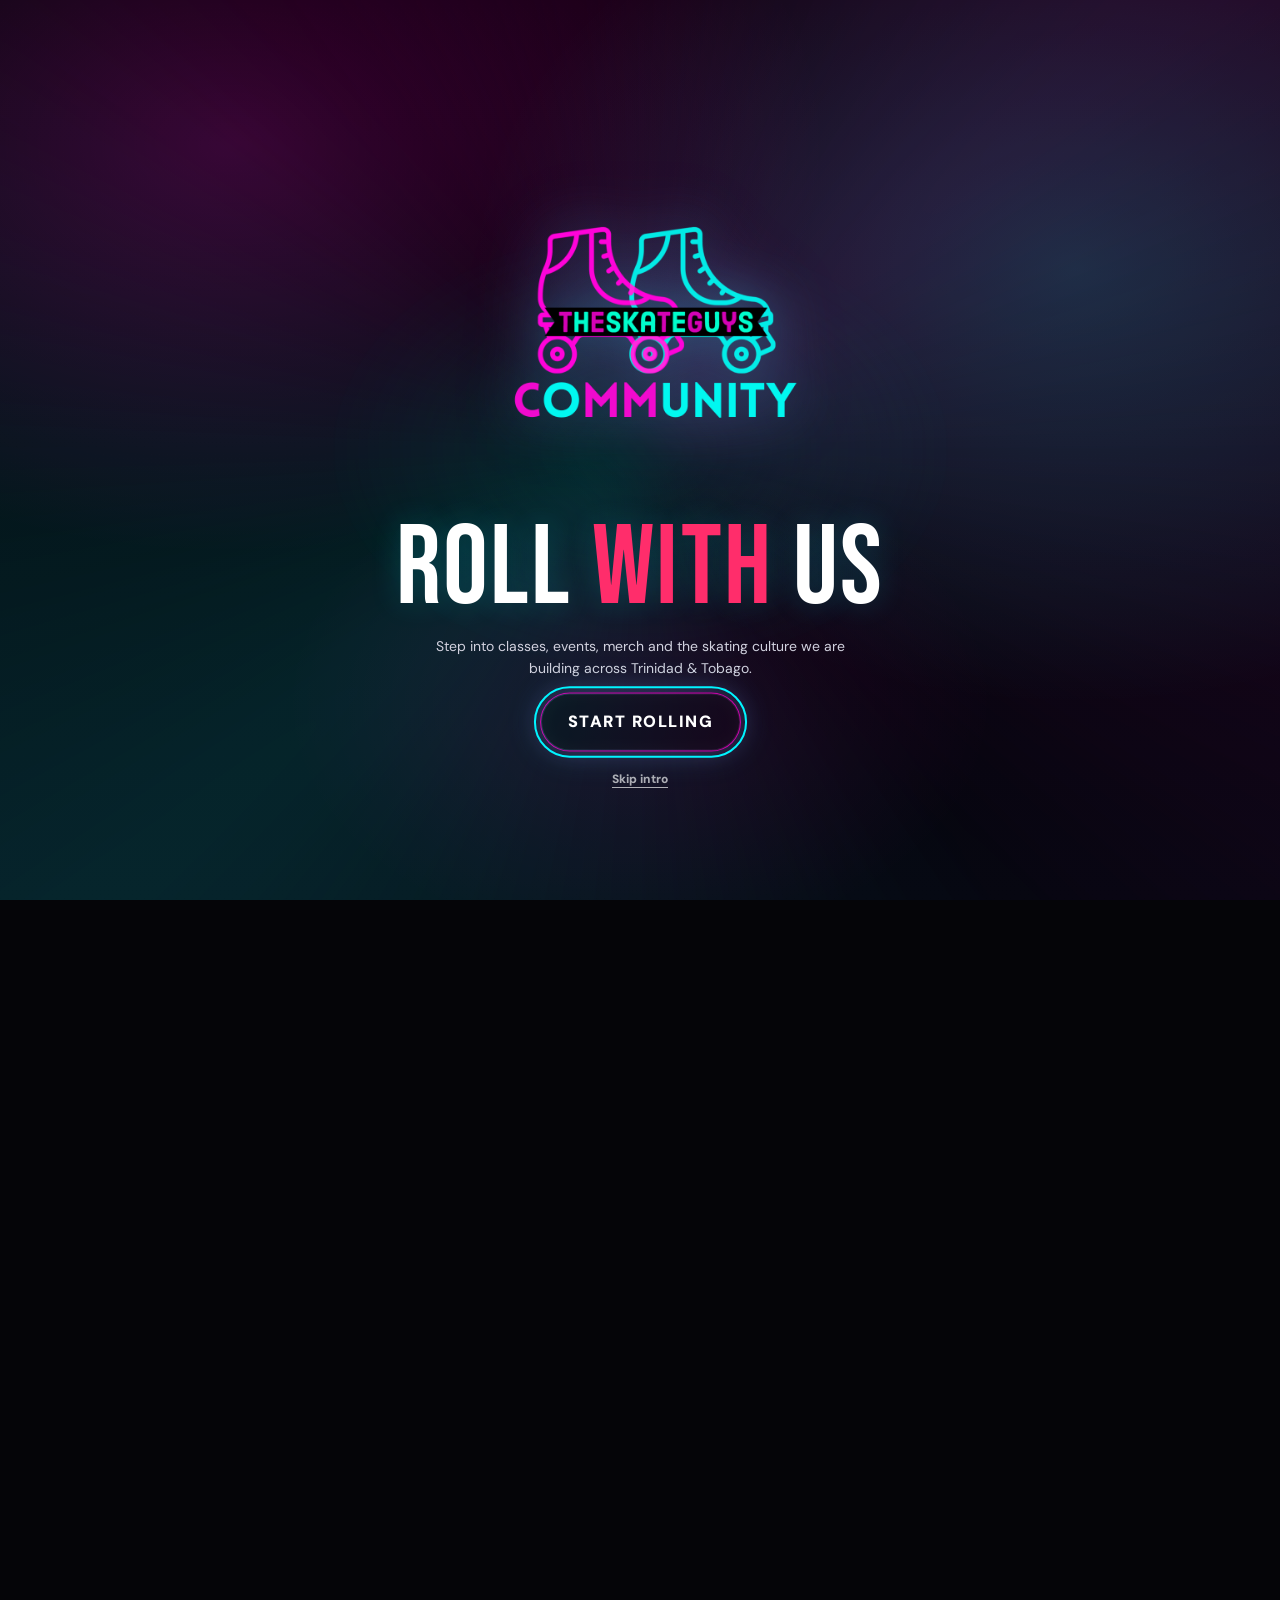
<file: booking-review/index.html>
<!doctype html>
<html lang="en">
<head>
  <meta charset="utf-8">
  <meta name="viewport" content="width=device-width, initial-scale=1">
  <meta name="theme-color" content="#050508">
  <title>The Skate Guys | Roller Skating Classes in Trinidad & Tobago</title>
  <meta name="description" content="Beginner-friendly roller skating classes, events, merch and community in Trinidad & Tobago. TT$80 per person for 75 minutes, skate rental included. Classes by appointment.">
  <meta property="og:title" content="The Skate Guys | Learn to Roll in Trinidad & Tobago">
  <meta property="og:description" content="Beginner-friendly skating classes for kids, adults and groups. Rentals included. Book your class today.">
  <meta property="og:type" content="website">
  <meta property="og:url" content="https://the-skate-guys-site.vercel.app/">
  <meta property="og:image" content="https://the-skate-guys-site.vercel.app/logo.png">
  <link rel="canonical" href="https://the-skate-guys-site.vercel.app/">
  <link rel="icon" href="logo.png">
  <link rel="preconnect" href="https://fonts.googleapis.com">
  <link rel="preconnect" href="https://fonts.gstatic.com" crossorigin>
  <link href="https://fonts.googleapis.com/css2?family=Bebas+Neue&family=DM+Sans:wght@400;500;600;700&display=swap" rel="stylesheet">
  <script>
    (() => {
      const introKey = 'tsgIntroEnteredAt';
      const introMaxAge = 1000 * 60 * 60 * 24 * 14;
      const forceIntro = new URLSearchParams(location.search).get('intro') === '1';
      let shouldReplay = true;
      try {
        const lastEntered = Number(localStorage.getItem(introKey) || 0);
        shouldReplay = forceIntro || !lastEntered || Date.now() - lastEntered > introMaxAge;
        if (!shouldReplay) localStorage.setItem(introKey, String(Date.now()));
      } catch (error) {}
      document.documentElement.classList.add('has-js', shouldReplay ? 'intro-pending' : 'intro-skipped');
    })();
  </script>
  <script type="application/ld+json">
  {
    "@context":"https://schema.org",
    "@type":"SportsActivityLocation",
    "name":"The Skate Guys Ltd",
    "url":"https://the-skate-guys-site.vercel.app/",
    "telephone":"+18682766878",
    "areaServed":["Trinidad","Tobago"],
    "sameAs":["https://instagram.com/the_skateguys"],
    "description":"Roller skating classes, events and community in Trinidad and Tobago."
  }
  </script>
  <style>
    :root{--bg:#050508;--panel:#10101a;--panel2:#151521;--ink:#f8f8fb;--muted:#a5a5b8;--line:rgba(255,255,255,.11);--cyan:#00f5ff;--pink:#ff2d6b;--gold:#ffd166;--display:'Bebas Neue',sans-serif;--body:'DM Sans',sans-serif;--wrap:min(1140px,calc(100% - 36px));--radius:18px}
    *{box-sizing:border-box;margin:0;padding:0}
    html{scroll-behavior:smooth;overflow-x:hidden;overflow-x:clip}
    body{background:var(--bg);color:var(--ink);font-family:var(--body);line-height:1.55;overflow-x:hidden;overflow-x:clip}
    body:before{content:"";position:fixed;inset:0;pointer-events:none;z-index:-2;background:radial-gradient(720px 420px at 0 0,rgba(255,45,107,.16),transparent 68%),radial-gradient(620px 460px at 100% 10%,rgba(0,245,255,.13),transparent 67%),linear-gradient(180deg,#07070d 0%,#050508 100%)}
    body:after{content:"";position:fixed;inset:0;pointer-events:none;z-index:-1;opacity:.28;background-image:linear-gradient(rgba(255,255,255,.025) 1px,transparent 1px),linear-gradient(90deg,rgba(255,255,255,.025) 1px,transparent 1px);background-size:46px 46px;mask-image:radial-gradient(ellipse 80% 62% at 50% 8%,black 0%,transparent 100%)}
    a{color:inherit;text-decoration:none}
    button,input,select{font:inherit}
    img{display:block;max-width:100%}
    .wrap{width:var(--wrap);margin:auto}
    .skip-link{position:absolute;left:12px;top:12px;z-index:1000;background:var(--cyan);color:#001014;padding:10px 14px;border-radius:10px;font-weight:800;transform:translateY(-180%);transition:transform 160ms ease}.skip-link:focus{transform:translateY(0)}
    .entry-gate{display:none}
    .has-js.intro-pending body{overflow:hidden}
    .site-stage{position:relative;min-height:100vh;background:transparent;transform-origin:center;will-change:transform,opacity,filter}
    .has-js.intro-pending .site-stage{opacity:0;transform:translate3d(-8vw,0,0) scale(.985);filter:blur(16px)}
    .has-js.intro-started body{overflow-x:hidden}
    .has-js.intro-started .site-stage{animation:site-pull-in 5200ms cubic-bezier(.16,1,.3,1) 1500ms both}
    .has-js.intro-started .site-stage:before{content:"";position:fixed;top:0;bottom:0;left:-130px;z-index:60;width:180px;pointer-events:none;background:linear-gradient(90deg,transparent,rgba(0,245,235,.22),rgba(255,0,210,.18),transparent);filter:blur(16px);opacity:0;animation:site-pull-edge 5000ms cubic-bezier(.16,1,.3,1) 1680ms both}
    .has-js.intro-skipped .site-stage{opacity:1!important;transform:none!important;filter:none!important;animation:none!important}
    .has-js.intro-pending .entry-gate,.has-js.intro-started .entry-gate{display:grid}
    .entry-gate{position:fixed;inset:0;z-index:1000;place-items:center;overflow:hidden;padding:clamp(24px,5vh,64px) 0;background:radial-gradient(900px 620px at 18% 16%,rgba(255,0,210,.22),transparent 66%),radial-gradient(860px 620px at 84% 30%,rgba(0,245,235,.20),transparent 70%),radial-gradient(520px 360px at 50% 78%,rgba(255,0,210,.10),transparent 68%),linear-gradient(180deg,#010103 0%,#070711 100%);color:#fff}
    .entry-gate[hidden]{display:none!important}
    .entry-gate:before{content:"";position:absolute;inset:-20%;background:conic-gradient(from 140deg at 50% 50%,transparent,rgba(0,245,235,.18),transparent,rgba(255,0,210,.20),transparent);filter:blur(34px);opacity:.72;animation:entry-aura 8200ms linear infinite}
    .entry-gate:after{content:"";position:absolute;inset:12%;border-radius:50%;background:radial-gradient(closest-side,rgba(0,245,235,.12),transparent 72%);filter:blur(18px);opacity:.75;transform:scale(.92)}
    .entry-inner{position:relative;z-index:1;display:grid;justify-items:center;align-content:center;gap:clamp(11px,1.8vh,18px);width:min(690px,calc(100% - 42px));min-height:min(760px,calc(100dvh - clamp(48px,10vh,128px)));text-align:center;transform:translateY(clamp(10px,2vh,26px))}
    .entry-logo{width:clamp(220px,28vw,360px);height:clamp(220px,28vw,360px);object-fit:contain;object-position:center;filter:drop-shadow(0 0 26px rgba(0,245,235,.36)) drop-shadow(0 0 34px rgba(255,0,210,.22));animation:entry-float 5200ms ease-in-out infinite}
    .entry-title{font:clamp(54px,9vw,112px)/.86 var(--display);letter-spacing:.018em;text-transform:uppercase;text-shadow:0 0 30px rgba(0,245,255,.18)}
    .entry-title span{color:var(--pink)}
    .entry-copy{max-width:430px;color:#d2d2df;font-size:14px;line-height:1.6}
    .entry-button{position:relative;display:inline-flex;align-items:center;justify-content:center;min-height:58px;min-width:196px;padding:14px 26px;border:1px solid rgba(0,245,235,.48);border-radius:999px;background:linear-gradient(120deg,rgba(0,245,235,.14),rgba(255,0,210,.10));color:#fff;font-weight:900;letter-spacing:.08em;text-transform:uppercase;cursor:pointer;box-shadow:0 0 28px rgba(0,245,235,.18),inset 0 0 18px rgba(255,255,255,.06);overflow:hidden;transition:transform 280ms ease,border-color 280ms ease,box-shadow 280ms ease}
    .entry-button:before{content:"";position:absolute;inset:-2px;background:linear-gradient(110deg,rgba(0,245,235,.08),rgba(0,245,235,.85),rgba(255,0,210,.88),rgba(0,245,235,.72),rgba(255,0,210,.08));transform:translateX(-104%);transition:transform 950ms cubic-bezier(.16,1,.3,1)}
    .entry-button:after{content:"";position:absolute;inset:1px;border-radius:999px;background:rgba(3,3,8,.72);transition:background 280ms ease}
    .entry-button:hover,.entry-button:focus-visible{transform:translateY(-3px) scale(1.02);border-color:rgba(255,0,210,.76);box-shadow:0 0 34px rgba(0,245,235,.24),0 0 24px rgba(255,0,210,.18),inset 0 0 18px rgba(255,255,255,.08)}
    .entry-button:hover:before,.entry-button:focus-visible:before{transform:translateX(104%)}
    .entry-button:hover:after,.entry-button:focus-visible:after{background:rgba(3,3,8,.54)}
    .entry-button span{position:relative;z-index:1}
    .entry-skip{color:rgba(255,255,255,.66);font-size:12px;font-weight:800;text-decoration:underline;text-underline-offset:4px;background:none;border:0;cursor:pointer}
    .has-js.intro-started .entry-gate{pointer-events:none;animation:entry-exit 1180ms cubic-bezier(.16,1,.3,1) 860ms forwards}
    .has-js.intro-started .entry-logo{animation:entry-logo-launch 1680ms cubic-bezier(.16,1,.3,1) forwards}
    .has-js.intro-started .entry-title,.has-js.intro-started .entry-copy,.has-js.intro-started .entry-button,.has-js.intro-started .entry-skip{animation:entry-content-exit 620ms cubic-bezier(.16,1,.3,1) forwards}
    .has-js.intro-started .entry-gate:after{animation:entry-glow-release 1100ms cubic-bezier(.16,1,.3,1) 120ms forwards}
    .has-js.intro-skipped .entry-gate{display:none!important}.has-js.intro-skipped .hero:before,.has-js.intro-skipped .hero:after,.has-js.intro-skipped .intro-logo-sweep{display:none}.has-js.intro-skipped .intro-lockup,.has-js.intro-skipped .eyebrow,.has-js.intro-skipped .headline-line,.has-js.intro-skipped .hero-copy,.has-js.intro-skipped .hero-actions,.has-js.intro-skipped .reassurance,.has-js.intro-skipped .hero-photo,.has-js.intro-skipped .hero-sticker{opacity:1!important;transform:none!important;filter:none!important;clip-path:none!important;animation:none!important}
    .site-header{position:sticky;top:0;z-index:50;background:rgba(5,5,8,.82);backdrop-filter:blur(18px);border-bottom:1px solid rgba(255,255,255,.08)}
    .nav{min-height:74px;display:flex;align-items:center;justify-content:space-between;gap:14px}
    .brand{display:flex;align-items:center;gap:10px;font-family:var(--display);font-size:26px;letter-spacing:.04em;line-height:1;white-space:nowrap}
    .brand img{width:40px;height:40px;object-fit:contain;border-radius:10px}
    .nav-links{display:flex;align-items:center;gap:22px}
    .nav-links a{font-size:13px;font-weight:700;color:var(--muted);transition:color 160ms ease}.nav-links a:hover,.nav-links a:focus-visible{color:var(--ink)}
    .nav-actions{display:flex;align-items:center;gap:8px}
    .btn{display:inline-flex;align-items:center;justify-content:center;min-height:46px;padding:11px 18px;border-radius:12px;border:1px solid transparent;font-size:14px;font-weight:800;cursor:pointer;transition:transform 160ms ease,box-shadow 160ms ease,border-color 160ms ease;background:none}
    .btn:hover,.btn:focus-visible{transform:translateY(-2px)}.btn:active{transform:translateY(0)}
    .btn-primary{background:var(--cyan);color:#001014;box-shadow:0 0 24px rgba(0,245,255,.25)}.btn-primary:hover,.btn-primary:focus-visible{box-shadow:0 0 32px rgba(0,245,255,.42)}
    .btn-secondary{border-color:rgba(255,255,255,.18);background:rgba(255,255,255,.05);color:var(--ink)}.btn-secondary:hover,.btn-secondary:focus-visible{border-color:rgba(0,245,255,.6);background:rgba(0,245,255,.08)}
    .btn-pink{background:var(--pink);color:#fff;box-shadow:0 0 22px rgba(255,45,107,.22)}
    .menu-button{display:none;width:46px;height:46px;border:1px solid var(--line);border-radius:12px;background:rgba(255,255,255,.04);color:#fff;cursor:pointer}.menu-button span{display:block;width:20px;height:2px;margin:4px auto;background:#fff;border-radius:20px;transition:transform 160ms ease,opacity 160ms ease}.menu-button[aria-expanded="true"] span:nth-child(1){transform:translateY(6px) rotate(45deg)}.menu-button[aria-expanded="true"] span:nth-child(2){opacity:0}.menu-button[aria-expanded="true"] span:nth-child(3){transform:translateY(-6px) rotate(-45deg)}
    .mobile-menu{display:none;padding:8px 0 18px;border-top:1px solid var(--line)}.mobile-menu.open{display:grid;gap:6px}.mobile-menu a{padding:11px 12px;border-radius:10px;color:var(--muted);font-weight:700}.mobile-menu a:hover{color:#fff;background:rgba(255,255,255,.05)}
    .hero{position:relative;overflow:hidden;padding:72px 0 40px;border-bottom:1px solid var(--line)}
    .hero:before{content:"";position:absolute;left:-22%;right:-22%;top:20%;height:180px;pointer-events:none;background:linear-gradient(90deg,transparent,rgba(0,245,235,.10),rgba(255,0,210,.12),rgba(0,245,235,.10),transparent);filter:blur(34px);transform:translateX(-74%) rotate(-4deg);opacity:0}
    .hero:after{content:"";position:absolute;inset:auto -10% 0 -10%;height:42%;pointer-events:none;background:radial-gradient(closest-side at 55% 0,rgba(0,245,255,.16),transparent 72%);opacity:0;transform:translateY(30px)}
    .hero-grid{display:grid;grid-template-columns:minmax(0,1.1fr) minmax(280px,.9fr);gap:36px;align-items:center}
    .hero-content{position:relative;z-index:2}
    .intro-logo-sweep{position:fixed;z-index:900;left:0;top:clamp(150px,38vh,410px);width:clamp(210px,24vw,430px);height:clamp(210px,24vw,430px);pointer-events:none;opacity:0;filter:drop-shadow(0 0 28px rgba(0,245,235,.42)) drop-shadow(0 16px 46px rgba(0,0,0,.5));will-change:transform,opacity;backface-visibility:hidden}
    .intro-logo-sweep[hidden]{display:none!important}
    .intro-logo-sweep img{width:100%;height:100%;object-fit:contain;transform:translateZ(0);will-change:transform}
    .hero-badges{display:flex;align-items:center;flex-wrap:wrap;gap:10px;margin-bottom:14px}
    .intro-lockup{display:inline-flex;align-items:center;gap:9px;padding:8px 10px;border:1px solid rgba(255,255,255,.12);border-radius:999px;background:rgba(255,255,255,.045);box-shadow:0 0 24px rgba(0,245,255,.10);font:24px/1 var(--display);letter-spacing:.08em;color:#fff}
    .intro-lockup img{width:28px;height:28px;object-fit:contain;border-radius:7px}
    .eyebrow{display:inline-flex;align-items:center;gap:9px;color:var(--cyan);font-size:11px;font-weight:800;letter-spacing:.17em;text-transform:uppercase;border:1px solid rgba(0,245,255,.25);background:rgba(0,245,255,.06);padding:7px 11px;border-radius:999px}.eyebrow:before{content:"";width:7px;height:7px;background:var(--pink);border-radius:50%;box-shadow:0 0 12px var(--pink)}
    h1,h2{font-family:var(--display);font-weight:400;letter-spacing:.015em;line-height:.9}
    h1{font-size:clamp(58px,8vw,108px);margin:18px 0;max-width:690px}.headline-line{display:block}.cyan{color:var(--cyan)}.pink{color:var(--pink)}
    .hero-copy{font-size:clamp(16px,2vw,19px);color:#d0d0dc;max-width:590px;line-height:1.6}
    .hero-actions{display:flex;flex-wrap:wrap;gap:10px;margin-top:26px}
    .reassurance{display:flex;flex-wrap:wrap;gap:8px;margin-top:18px;color:var(--muted);font-size:12px;font-weight:700}.reassurance span{display:inline-flex;align-items:center;gap:7px}.reassurance span:before{content:"*";color:var(--cyan);font-size:14px}
    .hero-photo{position:relative;z-index:2;min-height:410px;border:1px solid rgba(255,255,255,.12);border-radius:24px;overflow:hidden;background:#11131d;box-shadow:0 22px 70px rgba(0,0,0,.35);will-change:transform,opacity,clip-path;backface-visibility:hidden}.hero-photo picture{display:block;width:100%;height:100%;min-height:410px}.hero-photo img{display:block;width:100%;height:100%;min-height:410px;object-fit:cover;object-position:center}.hero-photo:before{content:"";position:absolute;z-index:1;inset:-30%;background:linear-gradient(110deg,transparent 38%,rgba(255,255,255,.42) 48%,transparent 58%);transform:translateX(-95%) rotate(8deg);opacity:0}.hero-photo:after{content:"";position:absolute;inset:0;background:linear-gradient(180deg,rgba(5,5,8,.08),rgba(5,5,8,.76))}.hero-sticker{position:absolute;right:18px;top:18px;z-index:2;max-width:170px;padding:12px 14px;border-radius:14px;background:rgba(5,5,8,.68);backdrop-filter:blur(10px);border:1px solid rgba(255,255,255,.13);font-size:12px;font-weight:800;line-height:1.35}.hero-sticker strong{display:block;font:28px/1 var(--display);color:var(--gold);margin-bottom:3px}
    .trust-band{border-bottom:1px solid var(--line);background:rgba(255,255,255,.025)}.trust-items{display:grid;grid-template-columns:repeat(4,1fr);min-height:74px;align-items:center;gap:14px}.trust-item{font-size:12px;color:var(--muted);font-weight:700;letter-spacing:.04em;text-transform:uppercase;display:flex;align-items:center;gap:9px}.trust-item b{color:var(--ink)}.trust-icon{color:var(--cyan);font-size:17px}
    section{padding:78px 0;border-bottom:1px solid var(--line)}
    .section-head{max-width:700px;margin-bottom:30px}.kicker{font-size:11px;font-weight:800;letter-spacing:.18em;text-transform:uppercase;color:var(--gold);margin-bottom:10px}.section-head h2{font-size:clamp(42px,6vw,69px);margin-bottom:13px}.section-head p{color:var(--muted);font-size:16px;line-height:1.65}
    .grid{display:grid;gap:14px}.paths{grid-template-columns:repeat(4,1fr)}
    .path-card{min-height:292px;padding:24px;border:1px solid var(--line);border-radius:var(--radius);background:linear-gradient(145deg,rgba(255,255,255,.055),rgba(255,255,255,.018));position:relative;overflow:hidden;display:flex;flex-direction:column;transition:transform 180ms ease,border-color 180ms ease,background 180ms ease}.path-card:hover{transform:translateY(-5px);border-color:rgba(0,245,255,.45);background:linear-gradient(145deg,rgba(0,245,255,.10),rgba(255,255,255,.028))}.path-card:before{position:absolute;right:-10px;bottom:-24px;font:130px/.8 var(--display);color:rgba(255,255,255,.035);pointer-events:none}.path-card:nth-child(1):before{content:"01"}.path-card:nth-child(2):before{content:"02"}.path-card:nth-child(3):before{content:"03"}.path-card:nth-child(4):before{content:"04"}.path-icon{font-size:30px;margin-bottom:24px}.path-card h3{font:38px/1 var(--display);margin-bottom:10px}.path-card p{font-size:14px;color:var(--muted);line-height:1.6;max-width:210px}.text-link{display:inline-flex;align-items:center;gap:7px;margin-top:auto;padding-top:23px;color:var(--cyan);font-size:13px;font-weight:800}
    .human-trust{background:linear-gradient(135deg,rgba(0,245,255,.055),rgba(255,45,107,.04)),rgba(255,255,255,.012)}.trust-layout{display:grid;grid-template-columns:minmax(250px,420px) 1fr;gap:28px;align-items:center}.trust-media{display:grid;grid-template-columns:1fr 1fr;gap:10px}.trust-media img{width:100%;height:270px;object-fit:cover;border-radius:var(--radius);border:1px solid var(--line);background:var(--panel)}.trust-media img:first-child{object-position:center top}.trust-copy h2{font-size:clamp(42px,5.5vw,66px);margin-bottom:12px}.trust-copy p{color:#d0d0dc;line-height:1.7}.quote{border-left:3px solid var(--cyan);padding-left:16px;margin:18px 0;color:#eeeeF6;font-size:15px;line-height:1.7}.quote strong{display:block;margin-top:8px;color:var(--gold);font-size:12px;letter-spacing:.08em;text-transform:uppercase}
    .booking-section{background:linear-gradient(135deg,rgba(0,245,255,.07),rgba(255,45,107,.055) 55%,rgba(255,209,102,.04))}.booking-layout{display:grid;grid-template-columns:.85fr 1.15fr;gap:48px;align-items:center}.booking-copy h2{font-size:clamp(50px,6.5vw,78px);margin-bottom:16px}.booking-copy p{font-size:16px;color:#d2d2de;max-width:440px}.booking-note{margin-top:18px;color:var(--muted);font-size:13px}.booking-note strong{color:var(--gold)}.steps{display:grid;gap:10px}.step{display:grid;grid-template-columns:58px 1fr;gap:17px;align-items:start;padding:18px;border:1px solid var(--line);border-radius:16px;background:rgba(5,5,8,.48)}.step-num{font:42px/1 var(--display);color:var(--cyan)}.step h3{font-size:16px;margin:2px 0 3px}.step p{font-size:13px;color:var(--muted)}
    .updates{grid-template-columns:1.2fr .8fr}.update-card,.event-card{border:1px solid var(--line);border-radius:var(--radius);background:rgba(16,16,26,.84);padding:25px;position:relative;overflow:hidden}.update-meta{display:flex;flex-wrap:wrap;gap:8px;align-items:center;margin-bottom:13px;color:var(--muted);font-size:11px;font-weight:800;letter-spacing:.13em;text-transform:uppercase}.tag{padding:5px 9px;border-radius:999px;border:1px solid rgba(0,245,255,.25);background:rgba(0,245,255,.08);color:var(--cyan)}.tag.pink{border-color:rgba(255,45,107,.25);background:rgba(255,45,107,.08);color:var(--pink)}.update-card h3,.event-card h3{font:42px/1 var(--display);max-width:510px;margin-bottom:10px}.update-card p,.event-card p{font-size:14px;color:var(--muted);max-width:550px;line-height:1.65}.event-card{background:linear-gradient(145deg,rgba(255,45,107,.11),rgba(255,209,102,.04));border-color:rgba(255,45,107,.24)}.event-card .btn{margin-top:19px}
    .coach-grid{grid-template-columns:repeat(4,1fr)}.coach-card{border:1px solid var(--line);border-radius:var(--radius);overflow:hidden;background:rgba(16,16,26,.82)}.coach-card img{width:100%;aspect-ratio:4/5;object-fit:cover;background:var(--panel2)}.coach-body{padding:16px}.coach-body h3{font:30px/1 var(--display);margin-bottom:7px}.coach-body p{font-size:13px;color:var(--muted);line-height:1.6}
    .reviews{grid-template-columns:1.2fr 1fr 1fr}.review-card{padding:22px;border:1px solid var(--line);border-radius:var(--radius);background:rgba(255,255,255,.032)}.review-card.featured{border-color:rgba(0,245,255,.32);background:linear-gradient(145deg,rgba(0,245,255,.08),rgba(255,255,255,.025))}.stars{color:var(--gold);letter-spacing:2px;margin-bottom:12px}.review-card p{font-size:14px;color:#dedee8;line-height:1.7}.review-card strong{display:block;margin-top:14px;color:var(--cyan);font-size:12px;text-transform:uppercase;letter-spacing:.08em}
    .proof-grid{grid-template-columns:repeat(3,1fr)}.proof{padding:24px;border-top:2px solid var(--cyan);background:rgba(255,255,255,.028)}.proof:nth-child(2){border-top-color:var(--pink)}.proof:nth-child(3){border-top-color:var(--gold)}.proof .proof-num{font:48px/1 var(--display);color:var(--ink);margin-bottom:12px}.proof h3{font-size:16px;margin-bottom:7px}.proof p{font-size:14px;color:var(--muted);line-height:1.65}
    .hire-card{border:1px solid rgba(255,209,102,.32);border-radius:24px;background:linear-gradient(130deg,rgba(255,209,102,.11),rgba(255,45,107,.08),rgba(0,245,255,.05));padding:38px;display:grid;grid-template-columns:1fr auto;gap:28px;align-items:center;overflow:hidden;position:relative}.hire-card h2{font-size:clamp(45px,6vw,70px);margin-bottom:12px}.hire-card p{color:#d0d0da;max-width:650px;font-size:16px}.hire-card .btn{position:relative;z-index:1}
    .trust-item,.step,.update-card,.event-card,.coach-card,.review-card,.proof,.hire-card{transition:transform 260ms cubic-bezier(.16,1,.3,1),border-color 260ms ease,box-shadow 260ms ease,background 260ms ease}
    .coach-card img,.trust-media img,.hero-photo img{transition:transform 620ms cubic-bezier(.16,1,.3,1),filter 620ms ease}
    .text-link{transition:transform 200ms ease,color 200ms ease}
    @media(hover:hover){.trust-item:hover,.step:hover,.update-card:hover,.event-card:hover,.coach-card:hover,.review-card:hover,.proof:hover{transform:translateY(-4px);border-color:rgba(0,245,235,.28);box-shadow:0 18px 48px rgba(0,0,0,.22)}.hire-card:hover{transform:translateY(-5px);box-shadow:0 24px 70px rgba(0,0,0,.28),0 0 34px rgba(255,209,102,.08)}.coach-card:hover img,.trust-media img:hover,.hero-photo:hover img{transform:scale(1.035);filter:saturate(1.06) contrast(1.04)}.path-card:hover .text-link{transform:translateX(4px);color:#fff}.btn:hover,.entry-button:hover{will-change:transform}}
    a:focus-visible,button:focus-visible{outline:2px solid var(--cyan);outline-offset:4px}
    footer{padding:48px 0 92px}.footer-grid{display:grid;grid-template-columns:1.3fr 1fr 1fr;gap:24px}.footer-brand{font:33px/1 var(--display);margin-bottom:10px}.footer-copy{font-size:13px;color:var(--muted);max-width:370px}.footer-title{font-size:11px;font-weight:800;letter-spacing:.14em;text-transform:uppercase;color:var(--muted);margin-bottom:12px}.footer-links{display:grid;gap:8px}.footer-links a{font-size:13px;color:#d6d6e0;font-weight:600}.footer-links a:hover{color:var(--cyan)}.footer-bottom{margin-top:36px;padding-top:18px;border-top:1px solid var(--line);font-size:12px;color:var(--muted);display:flex;justify-content:space-between;gap:10px;flex-wrap:wrap}
    .sticky-book{display:none;position:fixed;z-index:45;bottom:12px;left:12px;right:12px;padding:9px;border:1px solid rgba(0,245,255,.30);border-radius:15px;background:rgba(7,7,13,.86);backdrop-filter:blur(18px);box-shadow:0 12px 38px rgba(0,0,0,.35)}.sticky-book .btn{width:100%}
    .has-js.intro-pending .hero:before,.has-js.intro-pending .hero:after{opacity:0}
    .has-js.intro-pending .intro-logo-sweep,.has-js.intro-pending .intro-lockup,.has-js.intro-pending .eyebrow,.has-js.intro-pending .headline-line,.has-js.intro-pending .hero-copy,.has-js.intro-pending .hero-actions,.has-js.intro-pending .reassurance,.has-js.intro-pending .hero-photo,.has-js.intro-pending .hero-sticker{opacity:0}
    .has-js.intro-started .hero-intro:before{animation:trail-pass 5000ms cubic-bezier(.16,1,.3,1) 1660ms both}.has-js.intro-started .hero-intro:after{animation:hero-glow 2400ms ease 2400ms both}
    .has-js.intro-started .intro-logo-sweep{animation:logo-page-guide 5200ms cubic-bezier(.22,.78,.16,1) 1560ms both}
    .has-js.intro-started .intro-logo-sweep img{animation:logo-float-slide 5200ms cubic-bezier(.22,.78,.16,1) 1560ms both}
    .has-js.intro-started .hero-intro .intro-lockup{opacity:0;transform:translateY(10px) scale(.96);animation:intro-rise 860ms cubic-bezier(.16,1,.3,1) 2300ms both}
    .has-js.intro-started .hero-intro .eyebrow{opacity:0;transform:translateY(10px);animation:intro-rise 860ms cubic-bezier(.16,1,.3,1) 2580ms both}
    .has-js.intro-started .hero-intro .headline-line{opacity:0;transform:translateY(38px);filter:blur(12px);animation:headline-pop 1050ms cubic-bezier(.16,1,.3,1) both}
    .has-js.intro-started .hero-intro .headline-line:nth-child(1){animation-delay:2980ms}.has-js.intro-started .hero-intro .headline-line:nth-child(2){animation-delay:3380ms}
    .has-js.intro-started .hero-intro .hero-copy{opacity:0;transform:translateY(22px);animation:intro-rise 900ms ease 4160ms both}
    .has-js.intro-started .hero-intro .hero-actions{opacity:0;transform:translateY(18px);animation:intro-rise 900ms ease 4660ms both}
    .has-js.intro-started .hero-intro .reassurance{opacity:0;animation:soft-in 900ms ease 5080ms both}
    .has-js.intro-started .hero-intro .hero-photo{opacity:0;transform:translate3d(34px,0,0) scale(.965);clip-path:inset(0 0 0 100% round 24px);animation:photo-reveal 1900ms cubic-bezier(.16,1,.3,1) 3520ms both}
    .has-js.intro-started .hero-intro .hero-photo:before{animation:photo-shine 1800ms ease 5260ms both}
    .has-js.intro-started .hero-intro .hero-sticker{opacity:0;transform:translateY(-10px) rotate(1deg);animation:intro-rise 820ms ease 5920ms both}
    .reveal{opacity:0;transform:translateY(14px);transition:opacity 280ms ease,transform 280ms ease}.reveal.is-visible{opacity:1;transform:none}
    @keyframes intro-rise{to{opacity:1;transform:none}}
    @keyframes site-pull-in{0%{opacity:0;transform:translate3d(-7vw,0,0) scale(.985);filter:blur(18px)}18%{opacity:.84;transform:translate3d(-5vw,0,0) scale(.99);filter:blur(15px)}58%{opacity:1;transform:translate3d(-1.4vw,0,0) scale(.997);filter:blur(7px)}100%{opacity:1;transform:translate3d(0,0,0) scale(1);filter:blur(0)}}
    @keyframes site-pull-edge{0%{opacity:0;transform:translate3d(-10vw,0,0) scaleX(.82)}16%{opacity:.82}72%{opacity:.58;transform:translate3d(76vw,0,0) scaleX(1.08)}100%{opacity:0;transform:translate3d(112vw,0,0) scaleX(1.16)}}
    @keyframes soft-in{to{opacity:1}}
    @keyframes headline-pop{to{opacity:1;transform:none;filter:blur(0)}}
    @keyframes entry-aura{to{transform:rotate(360deg)}}
    @keyframes entry-float{0%,100%{transform:translate3d(0,0,0) scale(1)}50%{transform:translate3d(0,-10px,0) scale(1.025)}}
    @keyframes entry-logo-launch{0%{opacity:1;transform:translate3d(0,0,0) scale(1) rotate(0deg)}58%{opacity:1;transform:translate3d(36vw,0,0) scale(1.035) rotate(5deg)}100%{opacity:0;transform:translate3d(calc(54vw + 260px),0,0) scale(1.08) rotate(9deg)}}
    @keyframes entry-exit{to{opacity:0;visibility:hidden;transform:translate3d(0,-2%,0)}}
    @keyframes entry-content-exit{to{opacity:0;transform:translate3d(0,-18px,0);filter:blur(8px)}}
    @keyframes entry-glow-release{to{opacity:0;transform:scale(1.18)}}
    @keyframes logo-page-guide{0%{visibility:visible;opacity:0;transform:translate3d(calc(-100% - 18vw),22px,0) scale(.92)}10%{opacity:.95}46%{opacity:.96;transform:translate3d(38vw,2px,0) scale(1.02)}78%{opacity:.78;transform:translate3d(78vw,-8px,0) scale(1.06)}96%{opacity:0;transform:translate3d(calc(100vw + 28vw),-18px,0) scale(1.1)}100%{visibility:hidden;opacity:0;transform:translate3d(0,0,0) scale(.92)}}
    @keyframes logo-float-slide{0%{transform:translate3d(0,8px,0) scale(.985) rotate(-2deg)}48%{transform:translate3d(0,-7px,0) scale(1.015) rotate(2deg)}100%{transform:translate3d(0,-2px,0) scale(1) rotate(0deg)}}
    @keyframes trail-pass{0%{opacity:0;transform:translate3d(-74%,0,0) rotate(-4deg)}16%{opacity:1}78%{opacity:.88}100%{opacity:0;transform:translate3d(74%,0,0) rotate(-4deg)}}
    @keyframes hero-glow{to{opacity:1;transform:none}}
    @keyframes photo-reveal{to{opacity:1;transform:translate3d(0,0,0) scale(1);clip-path:inset(0 0 0 0 round 24px)}}
    @keyframes photo-shine{0%{opacity:0;transform:translate3d(-95%,0,0) rotate(8deg)}22%{opacity:.75}100%{opacity:0;transform:translate3d(95%,0,0) rotate(8deg)}}
    @media(max-width:960px){.nav-links{display:none}.menu-button{display:block}.hero-grid,.booking-layout,.trust-layout{grid-template-columns:1fr}.hero-photo,.hero-photo picture,.hero-photo img{min-height:330px}.paths{grid-template-columns:repeat(2,1fr)}.trust-items{grid-template-columns:repeat(2,1fr);padding:17px 0}.updates,.coach-grid,.reviews{grid-template-columns:1fr 1fr}.hire-card{grid-template-columns:1fr}.footer-grid{grid-template-columns:1fr 1fr}.sticky-book{display:block}}
    @media(max-width:620px){:root{--wrap:min(100% - 28px,1140px)}.nav{min-height:66px}.brand{font-size:22px}.brand img{width:34px;height:34px}.nav-actions .btn{display:none}.hero{padding:45px 0 30px}.entry-gate{padding-block:22px}.entry-inner{gap:12px;min-height:calc(100dvh - 44px);transform:translateY(8px)}.entry-logo{width:min(58vw,230px);height:min(58vw,230px)}.entry-title{font-size:64px}.entry-copy{font-size:13px;max-width:330px}.intro-logo-sweep{top:36vh;width:260px;height:260px}.hero-badges{gap:8px;margin-bottom:12px}h1{font-size:clamp(56px,17vw,78px)}.hero-actions .btn{width:100%}.hero-actions .btn-secondary{display:none}.hero-photo,.hero-photo picture,.hero-photo img{min-height:290px;border-radius:18px}.hero-intro .hero-photo{clip-path:inset(0 0 0 100% round 18px)}.trust-items{gap:14px}.trust-item{font-size:10px}.paths,.proof-grid,.coach-grid,.reviews{grid-template-columns:1fr}.path-card{min-height:225px}.section-head h2{font-size:48px}section{padding:54px 0}.hire-card{padding:28px 22px}.footer-grid{grid-template-columns:1fr}.footer-bottom{padding-bottom:64px}.trust-media{grid-template-columns:1fr}.trust-media img{height:230px}.reassurance{display:grid;gap:6px}}
    @media(prefers-reduced-motion:reduce){html{scroll-behavior:auto}*,*:before,*:after{animation-duration:.01ms!important;animation-iteration-count:1!important;transition-duration:.01ms!important}.entry-gate,.hero:before,.hero:after,.intro-logo-sweep{display:none!important}.hero-intro .intro-lockup,.hero-intro .eyebrow,.hero-intro .headline-line,.hero-intro .hero-copy,.hero-intro .hero-actions,.hero-intro .reassurance,.hero-intro .hero-photo,.hero-intro .hero-sticker,.reveal{opacity:1!important;transform:none!important;filter:none!important;clip-path:none!important}}
  </style>
  <link rel="stylesheet" href="assets/lead-capture.css">
</head>
<body>
  <a class="skip-link" href="#main-content">Skip to content</a>
  <div class="entry-gate" id="entryGate" role="dialog" aria-modal="true" aria-labelledby="entryTitle">
    <div class="entry-inner">
      <img class="entry-logo" src="logo.png" alt="The Skate Guys logo" width="860" height="860">
      <div class="entry-title" id="entryTitle">ROLL <span>WITH</span> US</div>
      <p class="entry-copy">Step into classes, events, merch and the skating culture we are building across Trinidad &amp; Tobago.</p>
      <button class="entry-button" type="button" id="enterSite"><span>Start Rolling</span></button>
      <button class="entry-skip" type="button" id="skipIntro">Skip intro</button>
    </div>
  </div>
  <div class="intro-logo-sweep" aria-hidden="true"><img src="logo.png" alt="" width="860" height="860"></div>
  <div class="site-stage">
  <header class="site-header">
    <div class="wrap">
      <nav class="nav" aria-label="Primary navigation">
        <a class="brand" href="index.html" aria-label="The Skate Guys home"><img src="logo.png" alt="The Skate Guys logo" width="40" height="40"><span>The Skate Guys</span></a>
        <div class="nav-links"><a href="book.html">Classes</a><a href="#events">Events</a><a href="#coaches">Coaches</a><a href="#testimonials">Reviews</a><a href="merch.html">Merch</a><a href="#hire">Hire TSG</a></div>
        <div class="nav-actions"><a class="btn btn-secondary" href="https://wa.me/18682766878" target="_blank" rel="noopener">WhatsApp</a><a class="btn btn-primary" href="book.html">Book a Class</a><button class="menu-button" type="button" aria-label="Open menu" aria-controls="mobileMenu" aria-expanded="false"><span></span><span></span><span></span></button></div>
      </nav>
      <div class="mobile-menu" id="mobileMenu"><a href="book.html">Book a Class</a><a href="#events">Upcoming Events</a><a href="#coaches">Meet the Coaches</a><a href="#testimonials">Reviews</a><a href="merch.html">TSG Merch</a><a href="#hire">Bring TSG to Your Event</a><a href="https://wa.me/18682766878" target="_blank" rel="noopener">WhatsApp Us</a></div>
    </div>
  </header>
  <main id="main-content">
    <section class="hero hero-intro" aria-labelledby="heroTitle">
      <div class="wrap hero-grid">
        <div class="hero-content">
          <div class="hero-badges">
            <div class="intro-lockup" aria-hidden="true"><img src="logo.png" alt="" width="28" height="28"><span>TSG</span></div>
            <div class="eyebrow">Trinidad &amp; Tobago roller skating</div>
          </div>
          <h1 id="heroTitle"><span class="headline-line">LEARN TO <span class="cyan">ROLL.</span></span><span class="headline-line">BUILD <span class="pink">CONFIDENCE.</span></span></h1>
          <p class="hero-copy">Beginner-friendly skate classes for kids, adults and groups. Learn the foundations, enjoy the movement and become part of a real skating culture.</p>
          <div class="hero-actions"><a class="btn btn-primary" href="book.html">Book a Class</a><a class="btn btn-secondary" href="#events">See Upcoming Events</a></div>
          <div class="reassurance" aria-label="Class reassurance"><span>Rentals included</span><span>Trinidad &amp; Tobago</span><span>Booking required</span></div>
        </div>
        <div class="hero-photo reveal" aria-label="The Skate Guys community photo">
          <picture>
            <source type="image/webp" srcset="assets/hero/canoe-bay-team-768.webp 768w, assets/hero/canoe-bay-team-1200.webp 1200w, assets/hero/canoe-bay-team-1536.webp 1536w" sizes="(max-width:620px) calc(100vw - 28px), (max-width:960px) calc(100vw - 32px), (max-width:1172px) 43vw, 497px">
            <img src="assets/hero/canoe-bay-team-1200.webp" srcset="assets/hero/canoe-bay-team-768.webp 768w, assets/hero/canoe-bay-team-1200.webp 1200w, assets/hero/canoe-bay-team-1536.webp 1536w" sizes="(max-width:620px) calc(100vw - 28px), (max-width:960px) calc(100vw - 32px), (max-width:1172px) 43vw, 497px" alt="The Skate Guys community gathered at Canoe Bay" width="1200" height="900" loading="eager" fetchpriority="high" decoding="async">
          </picture>
          <div class="hero-sticker"><strong>START HERE</strong>Choose your class, send your request, then we confirm your slot.</div>
        </div>
      </div>
    </section>
    <div class="trust-band" aria-label="The Skate Guys quick facts">
      <div class="wrap trust-items">
        <div class="trust-item"><span class="trust-icon">+</span><span><b>Kids &amp; adults</b><br>All levels welcome</span></div>
        <div class="trust-item"><span class="trust-icon">+</span><span><b>Rentals included</b><br>For beginner sessions</span></div>
        <div class="trust-item"><span class="trust-icon">+</span><span><b>Trinidad &amp; Tobago</b><br>Classes, events &amp; culture</span></div>
        <div class="trust-item"><span class="trust-icon">+</span><span><b>TSG Ltd</b><br>Structure behind the movement</span></div>
      </div>
    </div>
    <section class="human-trust" aria-labelledby="trustTitle">
      <div class="wrap trust-layout">
        <div class="trust-media reveal"><img src="assets/coaches/Dylon.webp" alt="Coach Dylon from The Skate Guys" loading="lazy" decoding="async"><img src="assets/community/tsg-02.jpg?v=1" alt="The Skate Guys community session" loading="lazy" decoding="async"></div>
        <div class="trust-copy reveal">
          <div class="kicker">Real people. Real coaching.</div>
          <h2 id="trustTitle">SKATE WITH THE TEAM BEHIND THE MOVEMENT.</h2>
          <p>Before anyone books, they should feel who they are rolling with. TSG is coaches, community, patience, safety and people who remember what the first session feels like.</p>
          <blockquote class="quote">"This community is the best choice I could have made. The people here make me feel valued and appreciated, help me with skate moves, and give real advice and honest feedback."<strong>Alaina Toussaint &middot; Community Member</strong></blockquote>
          <div class="hero-actions"><a class="btn btn-primary" href="book.html">Book a Class</a><a class="btn btn-secondary" href="#coaches">Meet the Coaches</a><a class="btn btn-secondary" href="#testimonials">Read Reviews</a></div>
        </div>
      </div>
    </section>
    <section>
      <div class="wrap">
        <div class="section-head reveal"><div class="kicker">Choose your next move</div><h2>ONE BRAND.<br>FOUR WAYS IN.</h2><p>Do not hunt through the website. Choose what you came for and go directly there.</p></div>
        <div class="grid paths">
          <a class="path-card reveal" href="book.html"><div class="path-icon">01</div><h3>Learn to Skate</h3><p>75-minute sessions by appointment. TT$80 per person, skate rental included. One person can book.</p><span class="text-link">Book a Class -></span></a>
          <a class="path-card reveal" href="#events"><div class="path-icon">02</div><h3>Attend an Event</h3><p>See what TSG is hosting, where the community is rolling and what is coming next.</p><span class="text-link">See Events -></span></a>
          <a class="path-card reveal" href="merch.html"><div class="path-icon">03</div><h3>Shop TSG Gear</h3><p>Wear the movement with community gear, custom pieces and skating accessories.</p><span class="text-link">Shop Merch -></span></a>
          <a class="path-card reveal" href="https://wa.me/18682766878" target="_blank" rel="noopener"><div class="path-icon">04</div><h3>Contact TSG</h3><p>Message TSG directly for class questions, booking help, merch and other enquiries. To request a class, use Book a Class.</p><span class="text-link">Message TSG on WhatsApp -></span></a>
        </div>
      </div>
    </section>
    <section class="booking-section">
      <div class="wrap booking-layout">
        <div class="booking-copy reveal"><div class="kicker">Simple booking</div><h2>PICK YOUR CLASS.<br>CHOOSE YOUR TIME.<br>ROLL WITH TSG.</h2><p>Request a session by appointment, then send the prepared WhatsApp message. A request is not a confirmed class: TSG checks coach, location and skate availability before payment.</p><p class="booking-note"><strong>TT$80 per person. 75 minutes. Skate rental included.</strong> One person can book. Deposit preferred; payment on arrival available by arrangement.</p><p class="booking-note">Trinidad location agreed during booking. In Tobago, TSG confirms Rec TT Black Rock or another suitable agreed location, subject to availability.</p><div class="hero-actions"><a class="btn btn-primary" href="book.html">Start Your Booking</a></div></div>
        <div class="steps reveal" aria-label="How booking works"><article class="step"><div class="step-num">01</div><div><h3>Request a single session</h3><p>TT$80 per person for 75 minutes, skate rental included. Classes by appointment.</p></div></article><article class="step"><div class="step-num">02</div><div><h3>Send the important details</h3><p>Share your area, preferred date and time, and each participant's age, experience and rental size.</p></div></article><article class="step"><div class="step-num">03</div><div><h3>Confirm with TSG</h3><p>Send the prepared WhatsApp message so TSG can check availability and coordinate payment.</p></div></article></div>
      </div>
    </section>
    <section id="events">
      <div class="wrap">
        <div class="section-head reveal"><div class="kicker">Current moves</div><h2>WHAT IS LIVE<br>RIGHT NOW.</h2><p>Only current information belongs here. Past events and expired offers stay off the homepage.</p></div>
        <div class="grid updates">
          <article class="update-card reveal" id="latestUpdate" aria-live="polite"><div class="update-meta"><span class="tag">Class Booking</span><span>By appointment</span></div><h3>Request your next skate session</h3><p>TT$80 per person for 75 minutes, skate rental included. Send your details and TSG will check availability for an agreed location in Trinidad or Tobago.</p><div class="hero-actions"><a class="btn btn-primary" href="book.html">Book a Class</a></div></article>
          <article class="event-card reveal" id="eventStatus"><div class="update-meta"><span class="tag pink">Events</span><span>Community updates</span></div><h3>Next session loading.</h3><p>No public event is listed right now. View the TSG WhatsApp group for skate session and event updates.</p><a class="btn btn-pink" href="https://chat.whatsapp.com/KO19GyeuQfi3K1FEJ5GKLi" target="_blank" rel="noopener">View Group Invite</a></article>
        </div>
      </div>
    </section>
    <section id="coaches">
      <div class="wrap">
        <div class="section-head reveal"><div class="kicker">Meet the team</div><h2>THE PEOPLE YOU WILL ACTUALLY SKATE WITH.</h2><p>Real skaters, real patience and real coaching. These faces matter because trust is part of the first class.</p></div>
        <div class="grid coach-grid">
          <article class="coach-card reveal"><img src="assets/coaches/Dylon.webp" alt="Coach Dylon Le Blanc" loading="lazy"><div class="coach-body"><h3>Dylon</h3><p>Tobago coach and movement builder. Calm, disciplined and focused on helping skaters grow with structure.</p></div></article>
          <article class="coach-card reveal"><img src="assets/coaches/Jevon.webp" alt="Coach Jevon Woods" loading="lazy"><div class="coach-body"><h3>Jevon</h3><p>Patient Trinidad coach who understands skating as a process and helps beginners build confidence.</p></div></article>
          <article class="coach-card reveal"><img src="assets/coaches/Shelsea.webp" alt="Coach Shelsea Peters" loading="lazy"><div class="coach-body"><h3>Shelsea</h3><p>Fast-progressing coach with a love for flexibility, style and helping younger skaters feel capable.</p></div></article>
          <article class="coach-card reveal"><img src="assets/coaches/Nikesha.webp" alt="Coach Nikesha" loading="lazy"><div class="coach-body"><h3>Nikesha</h3><p>Community-minded teacher bringing structure, warmth and creativity to sessions and events.</p></div></article>
        </div>
      </div>
    </section>
    <section id="testimonials">
      <div class="wrap">
        <div class="section-head reveal"><div class="kicker">Real stories</div><h2>PROOF FROM THE PEOPLE WHO ROLL WITH TSG.</h2><p>Some visitors need to feel the community before they book. Keep the proof close, honest and human.</p></div>
        <div class="grid reviews">
          <article class="review-card featured reveal"><div class="stars">*****</div><p>"I've been part of the Skate Guys community for a few months now and I've learnt so much - both on and off skates. This community is the best choice I could have made."</p><strong>Alaina Toussaint</strong></article>
          <article class="review-card reveal"><div class="stars">*****</div><p>"I would recommend The Skate Guys because of the people you meet, the chance to try something new, and the sense of what this community is really all about."</p><strong>Dijenne Gomez</strong></article>
          <article class="review-card reveal"><div class="stars">*****</div><p>"The Skate Guys have implemented something that can create a more safe and fun environment for both young and old to enjoy."</p><strong>Desta Watson</strong></article>
        </div>
      </div>
    </section>
    <section>
      <div class="wrap">
        <div class="section-head reveal"><div class="kicker">First-class confidence</div><h2>LESS HESITATION.<br>MORE ROLLING.</h2><p>New skaters usually need clear direction more than hype. The first experience is designed to answer the practical questions before you arrive.</p></div>
        <div class="grid proof-grid"><article class="proof reveal"><div class="proof-num">01</div><h3>Beginner-friendly path</h3><p>Start with foundations and grow at your own pace. You do not need to already know how to skate.</p></article><article class="proof reveal"><div class="proof-num">02</div><h3>Rentals included</h3><p>For beginner sessions, you can focus on showing up and getting rolling instead of finding gear first.</p></article><article class="proof reveal"><div class="proof-num">03</div><h3>Real community energy</h3><p>Classes, events, challenges and content are built around a skating culture, not just one lesson and done.</p></article></div>
      </div>
    </section>
    <section id="hire">
      <div class="wrap">
        <div class="hire-card reveal"><div><div class="kicker">Schools &middot; camps &middot; birthdays &middot; corporate days</div><h2>BRING TSG<br>TO YOUR EVENT.</h2><p>Need a roller-skating experience for a school, birthday, camp, company team day or community event? Send the date, location and group size so we can discuss the right setup.</p></div><a class="btn btn-secondary" href="https://wa.me/18682766878?text=Hi%20TSG%2C%20I%20want%20to%20enquire%20about%20bringing%20TSG%20to%20an%20event.%0A%0AName%3A%0AType%20of%20event%3A%0ALocation%3A%0APreferred%20date%3A%0AEstimated%20number%20of%20skaters%3A" target="_blank" rel="noopener">Bring TSG to My Event</a></div>
      </div>
    </section>
    <section class="lead-capture-band" aria-labelledby="homeEmailTitle">
      <div class="wrap lead-capture-inner">
        <div class="lead-capture-copy reveal"><div class="kicker">Stay in the loop</div><h2 id="homeEmailTitle">YOUR WEEKLY<br>TSG ROLL-UP.</h2><p>Upcoming classes, the next event, merch drops and one useful skating tip. One clear update, once a week.</p></div>
        <form class="lead-capture-form reveal" data-tsg-lead-form data-lead-type="email" data-tags="class_lead,event_lead">
          <input type="email" name="email" autocomplete="email" placeholder="Your email address" aria-label="Email address" required>
          <select name="location" aria-label="Location" required><option value="">Your island</option><option>Trinidad</option><option>Tobago</option></select>
          <button class="btn btn-primary lead-submit" type="submit">Join Updates</button>
          <label class="lead-consent"><input type="checkbox" name="marketingConsent" required><span>I agree to receive TSG class, event and merch updates by email. I can unsubscribe at any time.</span></label>
          <p class="lead-privacy">We may measure anonymous website activity. Personal details are collected only when you submit this form.</p>
          <p class="lead-status" data-form-status aria-live="polite"></p>
        </form>
      </div>
    </section>
  </main>
  <footer>
    <div class="wrap">
      <div class="footer-grid"><div><div class="footer-brand">THE SKATE GUYS</div><p class="footer-copy">A roller-skating movement built for classes, culture, community and the next generation of skaters in Trinidad &amp; Tobago.</p></div><div><div class="footer-title">Explore</div><div class="footer-links"><a href="book.html">Book a Class</a><a href="#events">Current Updates</a><a href="#coaches">Coaches</a><a href="#testimonials">Reviews</a><a href="merch.html">Merch Store</a></div></div><div><div class="footer-title">Connect</div><div class="footer-links"><a href="https://wa.me/18682766878" target="_blank" rel="noopener">Message TSG on WhatsApp</a><a href="https://instagram.com/the_skateguys" target="_blank" rel="noopener">Instagram</a></div></div></div>
      <div class="footer-bottom"><span>&copy; <span id="year"></span> The Skate Guys Ltd.</span><span>Trinidad &amp; Tobago</span></div>
    </div>
  </footer>
  <div class="sticky-book" id="stickyBook" hidden><a class="btn btn-primary" href="book.html">Book a Class</a></div>
  </div>
  <script src="assets/updates-data.js"></script>
  <script src="assets/lead-config.js"></script>
  <script src="assets/lead-capture.js"></script>
  <script>
    const html = document.documentElement;
    const introStorageKey = 'tsgIntroEnteredAt';
    const entryGate = document.getElementById('entryGate');
    const enterSite = document.getElementById('enterSite');
    const skipIntro = document.getElementById('skipIntro');
    const introSweep = document.querySelector('.intro-logo-sweep');
    function clearIntroLayers() {
      entryGate?.setAttribute('hidden', '');
      introSweep?.setAttribute('hidden', '');
      requestAnimationFrame(() => {
        entryGate?.remove();
        introSweep?.remove();
      });
    }
    function startHomepageIntro(skipMotion = false) {
      html.classList.remove('intro-pending');
      html.classList.add('intro-started');
      introSweep?.removeAttribute('hidden');
      try {
        localStorage.setItem(introStorageKey, String(Date.now()));
      } catch (error) {}
      if (skipMotion) {
        html.classList.add('intro-skipped');
        clearIntroLayers();
      } else {
        setTimeout(() => entryGate?.setAttribute('hidden', ''), 2200);
        setTimeout(clearIntroLayers, 7300);
      }
    }
    enterSite?.addEventListener('click', () => startHomepageIntro(false));
    skipIntro?.addEventListener('click', () => startHomepageIntro(true));
    entryGate?.addEventListener('keydown', event => {
      if (event.key === 'Escape') startHomepageIntro(true);
    });
    if (html.classList.contains('intro-pending')) enterSite?.focus();

    const menuButton = document.querySelector('.menu-button');
    const mobileMenu = document.getElementById('mobileMenu');
    menuButton?.addEventListener('click', () => {
      const open = menuButton.getAttribute('aria-expanded') === 'true';
      menuButton.setAttribute('aria-expanded', String(!open));
      mobileMenu.classList.toggle('open', !open);
    });
    document.getElementById('year').textContent = new Date().getFullYear();
    const reduceMotion = window.matchMedia('(prefers-reduced-motion: reduce)').matches;
    if (reduceMotion && html.classList.contains('intro-pending')) startHomepageIntro(true);
    if (!reduceMotion && 'IntersectionObserver' in window) {
      const revealObserver = new IntersectionObserver(entries => {
        entries.forEach(entry => {
          if (entry.isIntersecting) {
            entry.target.classList.add('is-visible');
            revealObserver.unobserve(entry.target);
          }
        });
      }, { threshold: 0.12 });
      document.querySelectorAll('.reveal').forEach(item => revealObserver.observe(item));
    } else {
      document.querySelectorAll('.reveal').forEach(item => item.classList.add('is-visible'));
    }
    const stickyBook = document.getElementById('stickyBook');
    const hero = document.querySelector('.hero');
    if (stickyBook && hero && 'IntersectionObserver' in window) {
      const stickyObserver = new IntersectionObserver(([entry]) => {
        stickyBook.hidden = entry.isIntersecting;
      }, { threshold: .12 });
      stickyObserver.observe(hero);
    } else if (stickyBook) {
      stickyBook.hidden = false;
    }
    const updates = Array.isArray(window.TSG_UPDATES) ? window.TSG_UPDATES : [];
    const latestUpdate = updates.find(update => update.href === 'book.html') || updates[0];
    if (latestUpdate) {
      const updateCard = document.getElementById('latestUpdate');
      const themeClass = latestUpdate.theme === 'pink' ? 'pink' : '';
      updateCard.innerHTML = `
        <div class="update-meta"><span class="tag ${themeClass}">${latestUpdate.type || 'Latest update'}</span><span>${latestUpdate.dateLabel || ''}</span></div>
        <h3>${latestUpdate.title || ''}</h3>
        <p>${latestUpdate.body || ''}</p>
        <div class="hero-actions"><a class="btn btn-primary" href="${latestUpdate.href || 'book.html'}">${latestUpdate.ctaLabel || 'Learn More'}</a></div>`;
    }
  </script>
</body>
</html>
</file>
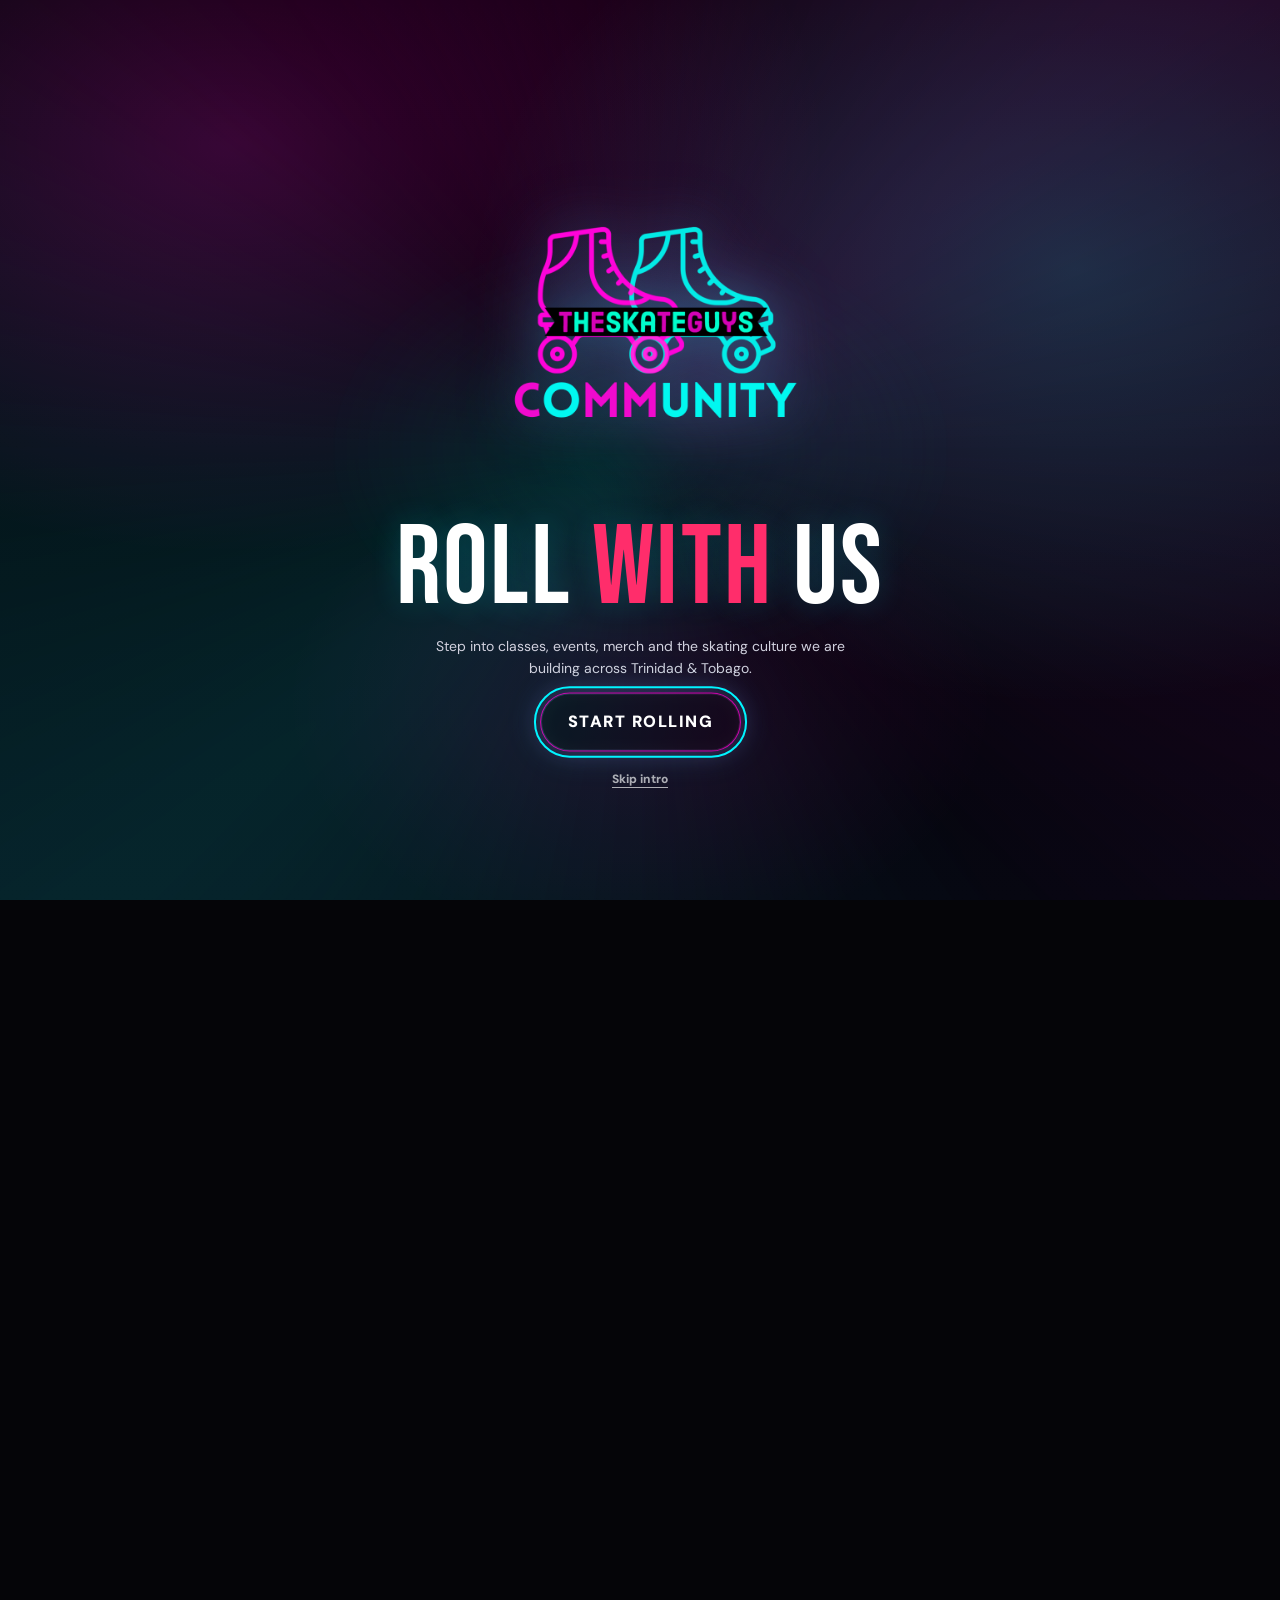
<file: website-whatsapp/index.html>
<!doctype html>
<html lang="en">
<head>
  <meta charset="utf-8">
  <meta name="viewport" content="width=device-width, initial-scale=1">
  <meta name="theme-color" content="#050508">
  <title>The Skate Guys | Roller Skating Classes in Trinidad & Tobago</title>
  <meta name="description" content="Beginner-friendly roller skating classes, events, merch and community in Trinidad & Tobago. TT$80 per person for 75 minutes, skate rental included. Classes by appointment.">
  <meta property="og:title" content="The Skate Guys | Learn to Roll in Trinidad & Tobago">
  <meta property="og:description" content="Beginner-friendly skating classes for kids, adults and groups. Rentals included. Book your class today.">
  <meta property="og:type" content="website">
  <meta property="og:url" content="https://the-skate-guys-site.vercel.app/">
  <meta property="og:image" content="https://the-skate-guys-site.vercel.app/logo.png">
  <link rel="canonical" href="https://the-skate-guys-site.vercel.app/">
  <link rel="icon" href="logo.png">
  <link rel="preconnect" href="https://fonts.googleapis.com">
  <link rel="preconnect" href="https://fonts.gstatic.com" crossorigin>
  <link href="https://fonts.googleapis.com/css2?family=Bebas+Neue&family=DM+Sans:wght@400;500;600;700&display=swap" rel="stylesheet">
  <script>
    (() => {
      const introKey = 'tsgIntroEnteredAt';
      const introMaxAge = 1000 * 60 * 60 * 24 * 14;
      const forceIntro = new URLSearchParams(location.search).get('intro') === '1';
      let shouldReplay = true;
      try {
        const lastEntered = Number(localStorage.getItem(introKey) || 0);
        shouldReplay = forceIntro || !lastEntered || Date.now() - lastEntered > introMaxAge;
        if (!shouldReplay) localStorage.setItem(introKey, String(Date.now()));
      } catch (error) {}
      document.documentElement.classList.add('has-js', shouldReplay ? 'intro-pending' : 'intro-skipped');
    })();
  </script>
  <script type="application/ld+json">
  {
    "@context":"https://schema.org",
    "@type":"SportsActivityLocation",
    "name":"The Skate Guys Ltd",
    "url":"https://the-skate-guys-site.vercel.app/",
    "telephone":"+18682766878",
    "areaServed":["Trinidad","Tobago"],
    "sameAs":["https://instagram.com/the_skateguys"],
    "description":"Roller skating classes, events and community in Trinidad and Tobago."
  }
  </script>
  <style>
    :root{--bg:#050508;--panel:#10101a;--panel2:#151521;--ink:#f8f8fb;--muted:#a5a5b8;--line:rgba(255,255,255,.11);--cyan:#00f5ff;--pink:#ff2d6b;--gold:#ffd166;--display:'Bebas Neue',sans-serif;--body:'DM Sans',sans-serif;--wrap:min(1140px,calc(100% - 36px));--radius:18px}
    *{box-sizing:border-box;margin:0;padding:0}
    html{scroll-behavior:smooth;overflow-x:hidden;overflow-x:clip}
    body{background:var(--bg);color:var(--ink);font-family:var(--body);line-height:1.55;overflow-x:hidden;overflow-x:clip}
    body:before{content:"";position:fixed;inset:0;pointer-events:none;z-index:-2;background:radial-gradient(720px 420px at 0 0,rgba(255,45,107,.16),transparent 68%),radial-gradient(620px 460px at 100% 10%,rgba(0,245,255,.13),transparent 67%),linear-gradient(180deg,#07070d 0%,#050508 100%)}
    body:after{content:"";position:fixed;inset:0;pointer-events:none;z-index:-1;opacity:.28;background-image:linear-gradient(rgba(255,255,255,.025) 1px,transparent 1px),linear-gradient(90deg,rgba(255,255,255,.025) 1px,transparent 1px);background-size:46px 46px;mask-image:radial-gradient(ellipse 80% 62% at 50% 8%,black 0%,transparent 100%)}
    a{color:inherit;text-decoration:none}
    button,input,select{font:inherit}
    img{display:block;max-width:100%}
    .wrap{width:var(--wrap);margin:auto}
    .skip-link{position:absolute;left:12px;top:12px;z-index:1000;background:var(--cyan);color:#001014;padding:10px 14px;border-radius:10px;font-weight:800;transform:translateY(-180%);transition:transform 160ms ease}.skip-link:focus{transform:translateY(0)}
    .entry-gate{display:none}
    .has-js.intro-pending body{overflow:hidden}
    .site-stage{position:relative;min-height:100vh;background:transparent;transform-origin:center;will-change:transform,opacity,filter}
    .has-js.intro-pending .site-stage{opacity:0;transform:translate3d(-8vw,0,0) scale(.985);filter:blur(16px)}
    .has-js.intro-started body{overflow-x:hidden}
    .has-js.intro-started .site-stage{animation:site-pull-in 5200ms cubic-bezier(.16,1,.3,1) 1500ms both}
    .has-js.intro-started .site-stage:before{content:"";position:fixed;top:0;bottom:0;left:-130px;z-index:60;width:180px;pointer-events:none;background:linear-gradient(90deg,transparent,rgba(0,245,235,.22),rgba(255,0,210,.18),transparent);filter:blur(16px);opacity:0;animation:site-pull-edge 5000ms cubic-bezier(.16,1,.3,1) 1680ms both}
    .has-js.intro-skipped .site-stage{opacity:1!important;transform:none!important;filter:none!important;animation:none!important}
    .has-js.intro-pending .entry-gate,.has-js.intro-started .entry-gate{display:grid}
    .entry-gate{position:fixed;inset:0;z-index:1000;place-items:center;overflow:hidden;padding:clamp(24px,5vh,64px) 0;background:radial-gradient(900px 620px at 18% 16%,rgba(255,0,210,.22),transparent 66%),radial-gradient(860px 620px at 84% 30%,rgba(0,245,235,.20),transparent 70%),radial-gradient(520px 360px at 50% 78%,rgba(255,0,210,.10),transparent 68%),linear-gradient(180deg,#010103 0%,#070711 100%);color:#fff}
    .entry-gate[hidden]{display:none!important}
    .entry-gate:before{content:"";position:absolute;inset:-20%;background:conic-gradient(from 140deg at 50% 50%,transparent,rgba(0,245,235,.18),transparent,rgba(255,0,210,.20),transparent);filter:blur(34px);opacity:.72;animation:entry-aura 8200ms linear infinite}
    .entry-gate:after{content:"";position:absolute;inset:12%;border-radius:50%;background:radial-gradient(closest-side,rgba(0,245,235,.12),transparent 72%);filter:blur(18px);opacity:.75;transform:scale(.92)}
    .entry-inner{position:relative;z-index:1;display:grid;justify-items:center;align-content:center;gap:clamp(11px,1.8vh,18px);width:min(690px,calc(100% - 42px));min-height:min(760px,calc(100dvh - clamp(48px,10vh,128px)));text-align:center;transform:translateY(clamp(10px,2vh,26px))}
    .entry-logo{width:clamp(220px,28vw,360px);height:clamp(220px,28vw,360px);object-fit:contain;object-position:center;filter:drop-shadow(0 0 26px rgba(0,245,235,.36)) drop-shadow(0 0 34px rgba(255,0,210,.22));animation:entry-float 5200ms ease-in-out infinite}
    .entry-title{font:clamp(54px,9vw,112px)/.86 var(--display);letter-spacing:.018em;text-transform:uppercase;text-shadow:0 0 30px rgba(0,245,255,.18)}
    .entry-title span{color:var(--pink)}
    .entry-copy{max-width:430px;color:#d2d2df;font-size:14px;line-height:1.6}
    .entry-button{position:relative;display:inline-flex;align-items:center;justify-content:center;min-height:58px;min-width:196px;padding:14px 26px;border:1px solid rgba(0,245,235,.48);border-radius:999px;background:linear-gradient(120deg,rgba(0,245,235,.14),rgba(255,0,210,.10));color:#fff;font-weight:900;letter-spacing:.08em;text-transform:uppercase;cursor:pointer;box-shadow:0 0 28px rgba(0,245,235,.18),inset 0 0 18px rgba(255,255,255,.06);overflow:hidden;transition:transform 280ms ease,border-color 280ms ease,box-shadow 280ms ease}
    .entry-button:before{content:"";position:absolute;inset:-2px;background:linear-gradient(110deg,rgba(0,245,235,.08),rgba(0,245,235,.85),rgba(255,0,210,.88),rgba(0,245,235,.72),rgba(255,0,210,.08));transform:translateX(-104%);transition:transform 950ms cubic-bezier(.16,1,.3,1)}
    .entry-button:after{content:"";position:absolute;inset:1px;border-radius:999px;background:rgba(3,3,8,.72);transition:background 280ms ease}
    .entry-button:hover,.entry-button:focus-visible{transform:translateY(-3px) scale(1.02);border-color:rgba(255,0,210,.76);box-shadow:0 0 34px rgba(0,245,235,.24),0 0 24px rgba(255,0,210,.18),inset 0 0 18px rgba(255,255,255,.08)}
    .entry-button:hover:before,.entry-button:focus-visible:before{transform:translateX(104%)}
    .entry-button:hover:after,.entry-button:focus-visible:after{background:rgba(3,3,8,.54)}
    .entry-button span{position:relative;z-index:1}
    .entry-skip{color:rgba(255,255,255,.66);font-size:12px;font-weight:800;text-decoration:underline;text-underline-offset:4px;background:none;border:0;cursor:pointer}
    .has-js.intro-started .entry-gate{pointer-events:none;animation:entry-exit 1180ms cubic-bezier(.16,1,.3,1) 860ms forwards}
    .has-js.intro-started .entry-logo{animation:entry-logo-launch 1680ms cubic-bezier(.16,1,.3,1) forwards}
    .has-js.intro-started .entry-title,.has-js.intro-started .entry-copy,.has-js.intro-started .entry-button,.has-js.intro-started .entry-skip{animation:entry-content-exit 620ms cubic-bezier(.16,1,.3,1) forwards}
    .has-js.intro-started .entry-gate:after{animation:entry-glow-release 1100ms cubic-bezier(.16,1,.3,1) 120ms forwards}
    .has-js.intro-skipped .entry-gate{display:none!important}.has-js.intro-skipped .hero:before,.has-js.intro-skipped .hero:after,.has-js.intro-skipped .intro-logo-sweep{display:none}.has-js.intro-skipped .intro-lockup,.has-js.intro-skipped .eyebrow,.has-js.intro-skipped .headline-line,.has-js.intro-skipped .hero-copy,.has-js.intro-skipped .hero-actions,.has-js.intro-skipped .reassurance,.has-js.intro-skipped .hero-photo,.has-js.intro-skipped .hero-sticker{opacity:1!important;transform:none!important;filter:none!important;clip-path:none!important;animation:none!important}
    .site-header{position:sticky;top:0;z-index:50;background:rgba(5,5,8,.82);backdrop-filter:blur(18px);border-bottom:1px solid rgba(255,255,255,.08)}
    .nav{min-height:74px;display:flex;align-items:center;justify-content:space-between;gap:14px}
    .brand{display:flex;align-items:center;gap:10px;font-family:var(--display);font-size:26px;letter-spacing:.04em;line-height:1;white-space:nowrap}
    .brand img{width:40px;height:40px;object-fit:contain;border-radius:10px}
    .nav-links{display:flex;align-items:center;gap:22px}
    .nav-links a{font-size:13px;font-weight:700;color:var(--muted);transition:color 160ms ease}.nav-links a:hover,.nav-links a:focus-visible{color:var(--ink)}
    .nav-actions{display:flex;align-items:center;gap:8px}
    .btn{display:inline-flex;align-items:center;justify-content:center;min-height:46px;padding:11px 18px;border-radius:12px;border:1px solid transparent;font-size:14px;font-weight:800;cursor:pointer;transition:transform 160ms ease,box-shadow 160ms ease,border-color 160ms ease;background:none}
    .btn:hover,.btn:focus-visible{transform:translateY(-2px)}.btn:active{transform:translateY(0)}
    .btn-primary{background:var(--cyan);color:#001014;box-shadow:0 0 24px rgba(0,245,255,.25)}.btn-primary:hover,.btn-primary:focus-visible{box-shadow:0 0 32px rgba(0,245,255,.42)}
    .btn-secondary{border-color:rgba(255,255,255,.18);background:rgba(255,255,255,.05);color:var(--ink)}.btn-secondary:hover,.btn-secondary:focus-visible{border-color:rgba(0,245,255,.6);background:rgba(0,245,255,.08)}
    .btn-pink{background:var(--pink);color:#fff;box-shadow:0 0 22px rgba(255,45,107,.22)}
    .menu-button{display:none;width:46px;height:46px;border:1px solid var(--line);border-radius:12px;background:rgba(255,255,255,.04);color:#fff;cursor:pointer}.menu-button span{display:block;width:20px;height:2px;margin:4px auto;background:#fff;border-radius:20px;transition:transform 160ms ease,opacity 160ms ease}.menu-button[aria-expanded="true"] span:nth-child(1){transform:translateY(6px) rotate(45deg)}.menu-button[aria-expanded="true"] span:nth-child(2){opacity:0}.menu-button[aria-expanded="true"] span:nth-child(3){transform:translateY(-6px) rotate(-45deg)}
    .mobile-menu{display:none;padding:8px 0 18px;border-top:1px solid var(--line)}.mobile-menu.open{display:grid;gap:6px}.mobile-menu a{padding:11px 12px;border-radius:10px;color:var(--muted);font-weight:700}.mobile-menu a:hover{color:#fff;background:rgba(255,255,255,.05)}
    .hero{position:relative;overflow:hidden;padding:72px 0 40px;border-bottom:1px solid var(--line)}
    .hero:before{content:"";position:absolute;left:-22%;right:-22%;top:20%;height:180px;pointer-events:none;background:linear-gradient(90deg,transparent,rgba(0,245,235,.10),rgba(255,0,210,.12),rgba(0,245,235,.10),transparent);filter:blur(34px);transform:translateX(-74%) rotate(-4deg);opacity:0}
    .hero:after{content:"";position:absolute;inset:auto -10% 0 -10%;height:42%;pointer-events:none;background:radial-gradient(closest-side at 55% 0,rgba(0,245,255,.16),transparent 72%);opacity:0;transform:translateY(30px)}
    .hero-grid{display:grid;grid-template-columns:minmax(0,1.1fr) minmax(280px,.9fr);gap:36px;align-items:center}
    .hero-content{position:relative;z-index:2}
    .intro-logo-sweep{position:fixed;z-index:900;left:0;top:clamp(150px,38vh,410px);width:clamp(210px,24vw,430px);height:clamp(210px,24vw,430px);pointer-events:none;opacity:0;filter:drop-shadow(0 0 28px rgba(0,245,235,.42)) drop-shadow(0 16px 46px rgba(0,0,0,.5));will-change:transform,opacity;backface-visibility:hidden}
    .intro-logo-sweep[hidden]{display:none!important}
    .intro-logo-sweep img{width:100%;height:100%;object-fit:contain;transform:translateZ(0);will-change:transform}
    .hero-badges{display:flex;align-items:center;flex-wrap:wrap;gap:10px;margin-bottom:14px}
    .intro-lockup{display:inline-flex;align-items:center;gap:9px;padding:8px 10px;border:1px solid rgba(255,255,255,.12);border-radius:999px;background:rgba(255,255,255,.045);box-shadow:0 0 24px rgba(0,245,255,.10);font:24px/1 var(--display);letter-spacing:.08em;color:#fff}
    .intro-lockup img{width:28px;height:28px;object-fit:contain;border-radius:7px}
    .eyebrow{display:inline-flex;align-items:center;gap:9px;color:var(--cyan);font-size:11px;font-weight:800;letter-spacing:.17em;text-transform:uppercase;border:1px solid rgba(0,245,255,.25);background:rgba(0,245,255,.06);padding:7px 11px;border-radius:999px}.eyebrow:before{content:"";width:7px;height:7px;background:var(--pink);border-radius:50%;box-shadow:0 0 12px var(--pink)}
    h1,h2{font-family:var(--display);font-weight:400;letter-spacing:.015em;line-height:.9}
    h1{font-size:clamp(58px,8vw,108px);margin:18px 0;max-width:690px}.headline-line{display:block}.cyan{color:var(--cyan)}.pink{color:var(--pink)}
    .hero-copy{font-size:clamp(16px,2vw,19px);color:#d0d0dc;max-width:590px;line-height:1.6}
    .hero-actions{display:flex;flex-wrap:wrap;gap:10px;margin-top:26px}
    .reassurance{display:flex;flex-wrap:wrap;gap:8px;margin-top:18px;color:var(--muted);font-size:12px;font-weight:700}.reassurance span{display:inline-flex;align-items:center;gap:7px}.reassurance span:before{content:"*";color:var(--cyan);font-size:14px}
    .hero-photo{position:relative;z-index:2;min-height:410px;border:1px solid rgba(255,255,255,.12);border-radius:24px;overflow:hidden;background:#11131d;box-shadow:0 22px 70px rgba(0,0,0,.35);will-change:transform,opacity,clip-path;backface-visibility:hidden}.hero-photo picture{display:block;width:100%;height:100%;min-height:410px}.hero-photo img{display:block;width:100%;height:100%;min-height:410px;object-fit:cover;object-position:center}.hero-photo:before{content:"";position:absolute;z-index:1;inset:-30%;background:linear-gradient(110deg,transparent 38%,rgba(255,255,255,.42) 48%,transparent 58%);transform:translateX(-95%) rotate(8deg);opacity:0}.hero-photo:after{content:"";position:absolute;inset:0;background:linear-gradient(180deg,rgba(5,5,8,.08),rgba(5,5,8,.76))}.hero-sticker{position:absolute;right:18px;top:18px;z-index:2;max-width:170px;padding:12px 14px;border-radius:14px;background:rgba(5,5,8,.68);backdrop-filter:blur(10px);border:1px solid rgba(255,255,255,.13);font-size:12px;font-weight:800;line-height:1.35}.hero-sticker strong{display:block;font:28px/1 var(--display);color:var(--gold);margin-bottom:3px}
    .trust-band{border-bottom:1px solid var(--line);background:rgba(255,255,255,.025)}.trust-items{display:grid;grid-template-columns:repeat(4,1fr);min-height:74px;align-items:center;gap:14px}.trust-item{font-size:12px;color:var(--muted);font-weight:700;letter-spacing:.04em;text-transform:uppercase;display:flex;align-items:center;gap:9px}.trust-item b{color:var(--ink)}.trust-icon{color:var(--cyan);font-size:17px}
    section{padding:78px 0;border-bottom:1px solid var(--line)}
    .section-head{max-width:700px;margin-bottom:30px}.kicker{font-size:11px;font-weight:800;letter-spacing:.18em;text-transform:uppercase;color:var(--gold);margin-bottom:10px}.section-head h2{font-size:clamp(42px,6vw,69px);margin-bottom:13px}.section-head p{color:var(--muted);font-size:16px;line-height:1.65}
    .grid{display:grid;gap:14px}.paths{grid-template-columns:repeat(4,1fr)}
    .path-card{min-height:292px;padding:24px;border:1px solid var(--line);border-radius:var(--radius);background:linear-gradient(145deg,rgba(255,255,255,.055),rgba(255,255,255,.018));position:relative;overflow:hidden;display:flex;flex-direction:column;transition:transform 180ms ease,border-color 180ms ease,background 180ms ease}.path-card:hover{transform:translateY(-5px);border-color:rgba(0,245,255,.45);background:linear-gradient(145deg,rgba(0,245,255,.10),rgba(255,255,255,.028))}.path-card:before{position:absolute;right:-10px;bottom:-24px;font:130px/.8 var(--display);color:rgba(255,255,255,.035);pointer-events:none}.path-card:nth-child(1):before{content:"01"}.path-card:nth-child(2):before{content:"02"}.path-card:nth-child(3):before{content:"03"}.path-card:nth-child(4):before{content:"04"}.path-icon{font-size:30px;margin-bottom:24px}.path-card h3{font:38px/1 var(--display);margin-bottom:10px}.path-card p{font-size:14px;color:var(--muted);line-height:1.6;max-width:210px}.text-link{display:inline-flex;align-items:center;gap:7px;margin-top:auto;padding-top:23px;color:var(--cyan);font-size:13px;font-weight:800}
    .human-trust{background:linear-gradient(135deg,rgba(0,245,255,.055),rgba(255,45,107,.04)),rgba(255,255,255,.012)}.trust-layout{display:grid;grid-template-columns:minmax(250px,420px) 1fr;gap:28px;align-items:center}.trust-media{display:grid;grid-template-columns:1fr 1fr;gap:10px}.trust-media img{width:100%;height:270px;object-fit:cover;border-radius:var(--radius);border:1px solid var(--line);background:var(--panel)}.trust-media img:first-child{object-position:center top}.trust-copy h2{font-size:clamp(42px,5.5vw,66px);margin-bottom:12px}.trust-copy p{color:#d0d0dc;line-height:1.7}.quote{border-left:3px solid var(--cyan);padding-left:16px;margin:18px 0;color:#eeeeF6;font-size:15px;line-height:1.7}.quote strong{display:block;margin-top:8px;color:var(--gold);font-size:12px;letter-spacing:.08em;text-transform:uppercase}
    .booking-section{background:linear-gradient(135deg,rgba(0,245,255,.07),rgba(255,45,107,.055) 55%,rgba(255,209,102,.04))}.booking-layout{display:grid;grid-template-columns:.85fr 1.15fr;gap:48px;align-items:center}.booking-copy h2{font-size:clamp(50px,6.5vw,78px);margin-bottom:16px}.booking-copy p{font-size:16px;color:#d2d2de;max-width:440px}.booking-note{margin-top:18px;color:var(--muted);font-size:13px}.booking-note strong{color:var(--gold)}.steps{display:grid;gap:10px}.step{display:grid;grid-template-columns:58px 1fr;gap:17px;align-items:start;padding:18px;border:1px solid var(--line);border-radius:16px;background:rgba(5,5,8,.48)}.step-num{font:42px/1 var(--display);color:var(--cyan)}.step h3{font-size:16px;margin:2px 0 3px}.step p{font-size:13px;color:var(--muted)}
    .updates{grid-template-columns:1.2fr .8fr}.update-card,.event-card{border:1px solid var(--line);border-radius:var(--radius);background:rgba(16,16,26,.84);padding:25px;position:relative;overflow:hidden}.update-meta{display:flex;flex-wrap:wrap;gap:8px;align-items:center;margin-bottom:13px;color:var(--muted);font-size:11px;font-weight:800;letter-spacing:.13em;text-transform:uppercase}.tag{padding:5px 9px;border-radius:999px;border:1px solid rgba(0,245,255,.25);background:rgba(0,245,255,.08);color:var(--cyan)}.tag.pink{border-color:rgba(255,45,107,.25);background:rgba(255,45,107,.08);color:var(--pink)}.update-card h3,.event-card h3{font:42px/1 var(--display);max-width:510px;margin-bottom:10px}.update-card p,.event-card p{font-size:14px;color:var(--muted);max-width:550px;line-height:1.65}.event-card{background:linear-gradient(145deg,rgba(255,45,107,.11),rgba(255,209,102,.04));border-color:rgba(255,45,107,.24)}.event-card .btn{margin-top:19px}
    .coach-grid{grid-template-columns:repeat(4,1fr)}.coach-card{border:1px solid var(--line);border-radius:var(--radius);overflow:hidden;background:rgba(16,16,26,.82)}.coach-card img{width:100%;aspect-ratio:4/5;object-fit:cover;background:var(--panel2)}.coach-body{padding:16px}.coach-body h3{font:30px/1 var(--display);margin-bottom:7px}.coach-body p{font-size:13px;color:var(--muted);line-height:1.6}
    .reviews{grid-template-columns:1.2fr 1fr 1fr}.review-card{padding:22px;border:1px solid var(--line);border-radius:var(--radius);background:rgba(255,255,255,.032)}.review-card.featured{border-color:rgba(0,245,255,.32);background:linear-gradient(145deg,rgba(0,245,255,.08),rgba(255,255,255,.025))}.stars{color:var(--gold);letter-spacing:2px;margin-bottom:12px}.review-card p{font-size:14px;color:#dedee8;line-height:1.7}.review-card strong{display:block;margin-top:14px;color:var(--cyan);font-size:12px;text-transform:uppercase;letter-spacing:.08em}
    .proof-grid{grid-template-columns:repeat(3,1fr)}.proof{padding:24px;border-top:2px solid var(--cyan);background:rgba(255,255,255,.028)}.proof:nth-child(2){border-top-color:var(--pink)}.proof:nth-child(3){border-top-color:var(--gold)}.proof .proof-num{font:48px/1 var(--display);color:var(--ink);margin-bottom:12px}.proof h3{font-size:16px;margin-bottom:7px}.proof p{font-size:14px;color:var(--muted);line-height:1.65}
    .hire-card{border:1px solid rgba(255,209,102,.32);border-radius:24px;background:linear-gradient(130deg,rgba(255,209,102,.11),rgba(255,45,107,.08),rgba(0,245,255,.05));padding:38px;display:grid;grid-template-columns:1fr auto;gap:28px;align-items:center;overflow:hidden;position:relative}.hire-card h2{font-size:clamp(45px,6vw,70px);margin-bottom:12px}.hire-card p{color:#d0d0da;max-width:650px;font-size:16px}.hire-card .btn{position:relative;z-index:1}
    .trust-item,.step,.update-card,.event-card,.coach-card,.review-card,.proof,.hire-card{transition:transform 260ms cubic-bezier(.16,1,.3,1),border-color 260ms ease,box-shadow 260ms ease,background 260ms ease}
    .coach-card img,.trust-media img,.hero-photo img{transition:transform 620ms cubic-bezier(.16,1,.3,1),filter 620ms ease}
    .text-link{transition:transform 200ms ease,color 200ms ease}
    @media(hover:hover){.trust-item:hover,.step:hover,.update-card:hover,.event-card:hover,.coach-card:hover,.review-card:hover,.proof:hover{transform:translateY(-4px);border-color:rgba(0,245,235,.28);box-shadow:0 18px 48px rgba(0,0,0,.22)}.hire-card:hover{transform:translateY(-5px);box-shadow:0 24px 70px rgba(0,0,0,.28),0 0 34px rgba(255,209,102,.08)}.coach-card:hover img,.trust-media img:hover,.hero-photo:hover img{transform:scale(1.035);filter:saturate(1.06) contrast(1.04)}.path-card:hover .text-link{transform:translateX(4px);color:#fff}.btn:hover,.entry-button:hover{will-change:transform}}
    a:focus-visible,button:focus-visible{outline:2px solid var(--cyan);outline-offset:4px}
    footer{padding:48px 0 92px}.footer-grid{display:grid;grid-template-columns:1.3fr 1fr 1fr;gap:24px}.footer-brand{font:33px/1 var(--display);margin-bottom:10px}.footer-copy{font-size:13px;color:var(--muted);max-width:370px}.footer-title{font-size:11px;font-weight:800;letter-spacing:.14em;text-transform:uppercase;color:var(--muted);margin-bottom:12px}.footer-links{display:grid;gap:8px}.footer-links a{font-size:13px;color:#d6d6e0;font-weight:600}.footer-links a:hover{color:var(--cyan)}.footer-bottom{margin-top:36px;padding-top:18px;border-top:1px solid var(--line);font-size:12px;color:var(--muted);display:flex;justify-content:space-between;gap:10px;flex-wrap:wrap}
    .sticky-book{display:none;position:fixed;z-index:45;bottom:12px;left:12px;right:12px;padding:9px;border:1px solid rgba(0,245,255,.30);border-radius:15px;background:rgba(7,7,13,.86);backdrop-filter:blur(18px);box-shadow:0 12px 38px rgba(0,0,0,.35)}.sticky-book .btn{width:100%}
    .has-js.intro-pending .hero:before,.has-js.intro-pending .hero:after{opacity:0}
    .has-js.intro-pending .intro-logo-sweep,.has-js.intro-pending .intro-lockup,.has-js.intro-pending .eyebrow,.has-js.intro-pending .headline-line,.has-js.intro-pending .hero-copy,.has-js.intro-pending .hero-actions,.has-js.intro-pending .reassurance,.has-js.intro-pending .hero-photo,.has-js.intro-pending .hero-sticker{opacity:0}
    .has-js.intro-started .hero-intro:before{animation:trail-pass 5000ms cubic-bezier(.16,1,.3,1) 1660ms both}.has-js.intro-started .hero-intro:after{animation:hero-glow 2400ms ease 2400ms both}
    .has-js.intro-started .intro-logo-sweep{animation:logo-page-guide 5200ms cubic-bezier(.22,.78,.16,1) 1560ms both}
    .has-js.intro-started .intro-logo-sweep img{animation:logo-float-slide 5200ms cubic-bezier(.22,.78,.16,1) 1560ms both}
    .has-js.intro-started .hero-intro .intro-lockup{opacity:0;transform:translateY(10px) scale(.96);animation:intro-rise 860ms cubic-bezier(.16,1,.3,1) 2300ms both}
    .has-js.intro-started .hero-intro .eyebrow{opacity:0;transform:translateY(10px);animation:intro-rise 860ms cubic-bezier(.16,1,.3,1) 2580ms both}
    .has-js.intro-started .hero-intro .headline-line{opacity:0;transform:translateY(38px);filter:blur(12px);animation:headline-pop 1050ms cubic-bezier(.16,1,.3,1) both}
    .has-js.intro-started .hero-intro .headline-line:nth-child(1){animation-delay:2980ms}.has-js.intro-started .hero-intro .headline-line:nth-child(2){animation-delay:3380ms}
    .has-js.intro-started .hero-intro .hero-copy{opacity:0;transform:translateY(22px);animation:intro-rise 900ms ease 4160ms both}
    .has-js.intro-started .hero-intro .hero-actions{opacity:0;transform:translateY(18px);animation:intro-rise 900ms ease 4660ms both}
    .has-js.intro-started .hero-intro .reassurance{opacity:0;animation:soft-in 900ms ease 5080ms both}
    .has-js.intro-started .hero-intro .hero-photo{opacity:0;transform:translate3d(34px,0,0) scale(.965);clip-path:inset(0 0 0 100% round 24px);animation:photo-reveal 1900ms cubic-bezier(.16,1,.3,1) 3520ms both}
    .has-js.intro-started .hero-intro .hero-photo:before{animation:photo-shine 1800ms ease 5260ms both}
    .has-js.intro-started .hero-intro .hero-sticker{opacity:0;transform:translateY(-10px) rotate(1deg);animation:intro-rise 820ms ease 5920ms both}
    .reveal{opacity:0;transform:translateY(14px);transition:opacity 280ms ease,transform 280ms ease}.reveal.is-visible{opacity:1;transform:none}
    @keyframes intro-rise{to{opacity:1;transform:none}}
    @keyframes site-pull-in{0%{opacity:0;transform:translate3d(-7vw,0,0) scale(.985);filter:blur(18px)}18%{opacity:.84;transform:translate3d(-5vw,0,0) scale(.99);filter:blur(15px)}58%{opacity:1;transform:translate3d(-1.4vw,0,0) scale(.997);filter:blur(7px)}100%{opacity:1;transform:translate3d(0,0,0) scale(1);filter:blur(0)}}
    @keyframes site-pull-edge{0%{opacity:0;transform:translate3d(-10vw,0,0) scaleX(.82)}16%{opacity:.82}72%{opacity:.58;transform:translate3d(76vw,0,0) scaleX(1.08)}100%{opacity:0;transform:translate3d(112vw,0,0) scaleX(1.16)}}
    @keyframes soft-in{to{opacity:1}}
    @keyframes headline-pop{to{opacity:1;transform:none;filter:blur(0)}}
    @keyframes entry-aura{to{transform:rotate(360deg)}}
    @keyframes entry-float{0%,100%{transform:translate3d(0,0,0) scale(1)}50%{transform:translate3d(0,-10px,0) scale(1.025)}}
    @keyframes entry-logo-launch{0%{opacity:1;transform:translate3d(0,0,0) scale(1) rotate(0deg)}58%{opacity:1;transform:translate3d(36vw,0,0) scale(1.035) rotate(5deg)}100%{opacity:0;transform:translate3d(calc(54vw + 260px),0,0) scale(1.08) rotate(9deg)}}
    @keyframes entry-exit{to{opacity:0;visibility:hidden;transform:translate3d(0,-2%,0)}}
    @keyframes entry-content-exit{to{opacity:0;transform:translate3d(0,-18px,0);filter:blur(8px)}}
    @keyframes entry-glow-release{to{opacity:0;transform:scale(1.18)}}
    @keyframes logo-page-guide{0%{visibility:visible;opacity:0;transform:translate3d(calc(-100% - 18vw),22px,0) scale(.92)}10%{opacity:.95}46%{opacity:.96;transform:translate3d(38vw,2px,0) scale(1.02)}78%{opacity:.78;transform:translate3d(78vw,-8px,0) scale(1.06)}96%{opacity:0;transform:translate3d(calc(100vw + 28vw),-18px,0) scale(1.1)}100%{visibility:hidden;opacity:0;transform:translate3d(0,0,0) scale(.92)}}
    @keyframes logo-float-slide{0%{transform:translate3d(0,8px,0) scale(.985) rotate(-2deg)}48%{transform:translate3d(0,-7px,0) scale(1.015) rotate(2deg)}100%{transform:translate3d(0,-2px,0) scale(1) rotate(0deg)}}
    @keyframes trail-pass{0%{opacity:0;transform:translate3d(-74%,0,0) rotate(-4deg)}16%{opacity:1}78%{opacity:.88}100%{opacity:0;transform:translate3d(74%,0,0) rotate(-4deg)}}
    @keyframes hero-glow{to{opacity:1;transform:none}}
    @keyframes photo-reveal{to{opacity:1;transform:translate3d(0,0,0) scale(1);clip-path:inset(0 0 0 0 round 24px)}}
    @keyframes photo-shine{0%{opacity:0;transform:translate3d(-95%,0,0) rotate(8deg)}22%{opacity:.75}100%{opacity:0;transform:translate3d(95%,0,0) rotate(8deg)}}
    @media(max-width:960px){.nav-links{display:none}.menu-button{display:block}.hero-grid,.booking-layout,.trust-layout{grid-template-columns:1fr}.hero-photo,.hero-photo picture,.hero-photo img{min-height:330px}.paths{grid-template-columns:repeat(2,1fr)}.trust-items{grid-template-columns:repeat(2,1fr);padding:17px 0}.updates,.coach-grid,.reviews{grid-template-columns:1fr 1fr}.hire-card{grid-template-columns:1fr}.footer-grid{grid-template-columns:1fr 1fr}.sticky-book{display:block}}
    @media(max-width:620px){:root{--wrap:min(100% - 28px,1140px)}.nav{min-height:66px}.brand{font-size:22px}.brand img{width:34px;height:34px}.nav-actions .btn{display:none}.hero{padding:45px 0 30px}.entry-gate{padding-block:22px}.entry-inner{gap:12px;min-height:calc(100dvh - 44px);transform:translateY(8px)}.entry-logo{width:min(58vw,230px);height:min(58vw,230px)}.entry-title{font-size:64px}.entry-copy{font-size:13px;max-width:330px}.intro-logo-sweep{top:36vh;width:260px;height:260px}.hero-badges{gap:8px;margin-bottom:12px}h1{font-size:clamp(56px,17vw,78px)}.hero-actions .btn{width:100%}.hero-actions .btn-secondary{display:none}.hero-photo,.hero-photo picture,.hero-photo img{min-height:290px;border-radius:18px}.hero-intro .hero-photo{clip-path:inset(0 0 0 100% round 18px)}.trust-items{gap:14px}.trust-item{font-size:10px}.paths,.proof-grid,.coach-grid,.reviews{grid-template-columns:1fr}.path-card{min-height:225px}.section-head h2{font-size:48px}section{padding:54px 0}.hire-card{padding:28px 22px}.footer-grid{grid-template-columns:1fr}.footer-bottom{padding-bottom:64px}.trust-media{grid-template-columns:1fr}.trust-media img{height:230px}.reassurance{display:grid;gap:6px}}
    @media(prefers-reduced-motion:reduce){html{scroll-behavior:auto}*,*:before,*:after{animation-duration:.01ms!important;animation-iteration-count:1!important;transition-duration:.01ms!important}.entry-gate,.hero:before,.hero:after,.intro-logo-sweep{display:none!important}.hero-intro .intro-lockup,.hero-intro .eyebrow,.hero-intro .headline-line,.hero-intro .hero-copy,.hero-intro .hero-actions,.hero-intro .reassurance,.hero-intro .hero-photo,.hero-intro .hero-sticker,.reveal{opacity:1!important;transform:none!important;filter:none!important;clip-path:none!important}}
  </style>
  <link rel="stylesheet" href="assets/whatsapp-contact.css">
</head>
<body>
  <a class="skip-link" href="#main-content">Skip to content</a>
  <div class="entry-gate" id="entryGate" role="dialog" aria-modal="true" aria-labelledby="entryTitle">
    <div class="entry-inner">
      <img class="entry-logo" src="logo.png" alt="The Skate Guys logo" width="860" height="860">
      <div class="entry-title" id="entryTitle">ROLL <span>WITH</span> US</div>
      <p class="entry-copy">Step into classes, events, merch and the skating culture we are building across Trinidad &amp; Tobago.</p>
      <button class="entry-button" type="button" id="enterSite"><span>Start Rolling</span></button>
      <button class="entry-skip" type="button" id="skipIntro">Skip intro</button>
    </div>
  </div>
  <div class="intro-logo-sweep" aria-hidden="true"><img src="logo.png" alt="" width="860" height="860"></div>
  <div class="site-stage">
  <header class="site-header">
    <div class="wrap">
      <nav class="nav" aria-label="Primary navigation">
        <a class="brand" href="index.html" aria-label="The Skate Guys home"><img src="logo.png" alt="The Skate Guys logo" width="40" height="40"><span>The Skate Guys</span></a>
        <div class="nav-links"><a href="book.html">Classes</a><a href="#events">Events</a><a href="#coaches">Coaches</a><a href="#testimonials">Reviews</a><a href="merch.html">Merch</a><a href="#hire">Hire TSG</a></div>
        <div class="nav-actions"><a class="btn btn-secondary" href="https://wa.me/18682766878" target="_blank" rel="noopener">WhatsApp</a><a class="btn btn-primary" href="book.html">Book a Class</a><button class="menu-button" type="button" aria-label="Open menu" aria-controls="mobileMenu" aria-expanded="false"><span></span><span></span><span></span></button></div>
      </nav>
      <div class="mobile-menu" id="mobileMenu"><a href="book.html">Book a Class</a><a href="#events">Upcoming Events</a><a href="#coaches">Meet the Coaches</a><a href="#testimonials">Reviews</a><a href="merch.html">TSG Merch</a><a href="#hire">Bring TSG to Your Event</a><a href="https://wa.me/18682766878" target="_blank" rel="noopener">WhatsApp Us</a></div>
    </div>
  </header>
  <main id="main-content">
    <section class="hero hero-intro" aria-labelledby="heroTitle">
      <div class="wrap hero-grid">
        <div class="hero-content">
          <div class="hero-badges">
            <div class="intro-lockup" aria-hidden="true"><img src="logo.png" alt="" width="28" height="28"><span>TSG</span></div>
            <div class="eyebrow">Trinidad &amp; Tobago roller skating</div>
          </div>
          <h1 id="heroTitle"><span class="headline-line">LEARN TO <span class="cyan">ROLL.</span></span><span class="headline-line">BUILD <span class="pink">CONFIDENCE.</span></span></h1>
          <p class="hero-copy">Beginner-friendly skate classes for kids, adults and groups. Learn the foundations, enjoy the movement and become part of a real skating culture.</p>
          <div class="hero-actions"><a class="btn btn-primary" href="book.html">Book a Class</a><a class="btn btn-secondary" href="#events">See Upcoming Events</a></div>
          <div class="reassurance" aria-label="Class reassurance"><span>Rentals included</span><span>Trinidad &amp; Tobago</span><span>Booking required</span></div>
        </div>
        <div class="hero-photo reveal" aria-label="The Skate Guys community photo">
          <picture>
            <source type="image/webp" srcset="assets/hero/canoe-bay-team-768.webp 768w, assets/hero/canoe-bay-team-1200.webp 1200w, assets/hero/canoe-bay-team-1536.webp 1536w" sizes="(max-width:620px) calc(100vw - 28px), (max-width:960px) calc(100vw - 32px), (max-width:1172px) 43vw, 497px">
            <img src="assets/hero/canoe-bay-team-1200.webp" srcset="assets/hero/canoe-bay-team-768.webp 768w, assets/hero/canoe-bay-team-1200.webp 1200w, assets/hero/canoe-bay-team-1536.webp 1536w" sizes="(max-width:620px) calc(100vw - 28px), (max-width:960px) calc(100vw - 32px), (max-width:1172px) 43vw, 497px" alt="The Skate Guys community gathered at Canoe Bay" width="1200" height="900" loading="eager" fetchpriority="high" decoding="async">
          </picture>
          <div class="hero-sticker"><strong>START HERE</strong>Choose your class, send your request, then we confirm your slot.</div>
        </div>
      </div>
    </section>
    <div class="trust-band" aria-label="The Skate Guys quick facts">
      <div class="wrap trust-items">
        <div class="trust-item"><span class="trust-icon">+</span><span><b>Kids &amp; adults</b><br>All levels welcome</span></div>
        <div class="trust-item"><span class="trust-icon">+</span><span><b>Rentals included</b><br>For beginner sessions</span></div>
        <div class="trust-item"><span class="trust-icon">+</span><span><b>Trinidad &amp; Tobago</b><br>Classes, events &amp; culture</span></div>
        <div class="trust-item"><span class="trust-icon">+</span><span><b>TSG Ltd</b><br>Structure behind the movement</span></div>
      </div>
    </div>
    <section class="human-trust" aria-labelledby="trustTitle">
      <div class="wrap trust-layout">
        <div class="trust-media reveal"><img src="assets/coaches/Dylon.webp" alt="Coach Dylon from The Skate Guys" loading="lazy" decoding="async"><img src="assets/community/tsg-02.jpg?v=1" alt="The Skate Guys community session" loading="lazy" decoding="async"></div>
        <div class="trust-copy reveal">
          <div class="kicker">Real people. Real coaching.</div>
          <h2 id="trustTitle">SKATE WITH THE TEAM BEHIND THE MOVEMENT.</h2>
          <p>Before anyone books, they should feel who they are rolling with. TSG is coaches, community, patience, safety and people who remember what the first session feels like.</p>
          <blockquote class="quote">"This community is the best choice I could have made. The people here make me feel valued and appreciated, help me with skate moves, and give real advice and honest feedback."<strong>Alaina Toussaint &middot; Community Member</strong></blockquote>
          <div class="hero-actions"><a class="btn btn-primary" href="book.html">Book a Class</a><a class="btn btn-secondary" href="#coaches">Meet the Coaches</a><a class="btn btn-secondary" href="#testimonials">Read Reviews</a></div>
        </div>
      </div>
    </section>
    <section>
      <div class="wrap">
        <div class="section-head reveal"><div class="kicker">Choose your next move</div><h2>ONE BRAND.<br>FOUR WAYS IN.</h2><p>Do not hunt through the website. Choose what you came for and go directly there.</p></div>
        <div class="grid paths">
          <a class="path-card reveal" href="book.html"><div class="path-icon">01</div><h3>Learn to Skate</h3><p>75-minute sessions by appointment. TT$80 per person, skate rental included. One person can book.</p><span class="text-link">Book a Class -></span></a>
          <a class="path-card reveal" href="#events"><div class="path-icon">02</div><h3>Attend an Event</h3><p>See what TSG is hosting, where the community is rolling and what is coming next.</p><span class="text-link">See Events -></span></a>
          <a class="path-card reveal" href="merch.html"><div class="path-icon">03</div><h3>Shop TSG Gear</h3><p>Wear the movement with community gear, custom pieces and skating accessories.</p><span class="text-link">Shop Merch -></span></a>
          <a class="path-card reveal" href="https://wa.me/18682766878" target="_blank" rel="noopener"><div class="path-icon">04</div><h3>Contact TSG</h3><p>Message TSG directly for class questions, booking help, merch and other enquiries. To request a class, use Book a Class.</p><span class="text-link">Message TSG on WhatsApp -></span></a>
        </div>
      </div>
    </section>
    <section class="booking-section">
      <div class="wrap booking-layout">
        <div class="booking-copy reveal"><div class="kicker">Simple booking</div><h2>PICK YOUR CLASS.<br>CHOOSE YOUR TIME.<br>ROLL WITH TSG.</h2><p>Request a session by appointment, then send the prepared WhatsApp message. A request is not a confirmed class: TSG checks coach, location and skate availability before payment.</p><p class="booking-note"><strong>TT$80 per person. 75 minutes. Skate rental included.</strong> One person can book. Deposit preferred; payment on arrival available by arrangement.</p><p class="booking-note">Trinidad location agreed during booking. In Tobago, TSG confirms Rec TT Black Rock or another suitable agreed location, subject to availability.</p><div class="hero-actions"><a class="btn btn-primary" href="book.html">Start Your Booking</a></div></div>
        <div class="steps reveal" aria-label="How booking works"><article class="step"><div class="step-num">01</div><div><h3>Request a single session</h3><p>TT$80 per person for 75 minutes, skate rental included. Classes by appointment.</p></div></article><article class="step"><div class="step-num">02</div><div><h3>Send the important details</h3><p>Share your area, preferred date and time, and each participant's age, experience and rental size.</p></div></article><article class="step"><div class="step-num">03</div><div><h3>Confirm with TSG</h3><p>Send the prepared WhatsApp message so TSG can check availability and coordinate payment.</p></div></article></div>
      </div>
    </section>
    <section id="events">
      <div class="wrap">
        <div class="section-head reveal"><div class="kicker">Current moves</div><h2>WHAT IS LIVE<br>RIGHT NOW.</h2><p>Only current information belongs here. Past events and expired offers stay off the homepage.</p></div>
        <div class="grid updates">
          <article class="update-card reveal" id="latestUpdate" aria-live="polite"><div class="update-meta"><span class="tag">Class Booking</span><span>By appointment</span></div><h3>Request your next skate session</h3><p>TT$80 per person for 75 minutes, skate rental included. Send your details and TSG will check availability for an agreed location in Trinidad or Tobago.</p><div class="hero-actions"><a class="btn btn-primary" href="book.html">Book a Class</a></div></article>
          <article class="event-card reveal" id="eventStatus"><div class="update-meta"><span class="tag pink">Events</span><span>Community updates</span></div><h3>Next session loading.</h3><p>No public event is listed right now. View the TSG WhatsApp group for skate session and event updates.</p><a class="btn btn-pink" href="https://chat.whatsapp.com/KO19GyeuQfi3K1FEJ5GKLi" target="_blank" rel="noopener">View Group Invite</a></article>
        </div>
      </div>
    </section>
    <section id="coaches">
      <div class="wrap">
        <div class="section-head reveal"><div class="kicker">Meet the team</div><h2>THE PEOPLE YOU WILL ACTUALLY SKATE WITH.</h2><p>Real skaters, real patience and real coaching. These faces matter because trust is part of the first class.</p></div>
        <div class="grid coach-grid">
          <article class="coach-card reveal"><img src="assets/coaches/Dylon.webp" alt="Coach Dylon Le Blanc" loading="lazy"><div class="coach-body"><h3>Dylon</h3><p>Tobago coach and movement builder. Calm, disciplined and focused on helping skaters grow with structure.</p></div></article>
          <article class="coach-card reveal"><img src="assets/coaches/Jevon.webp" alt="Coach Jevon Woods" loading="lazy"><div class="coach-body"><h3>Jevon</h3><p>Patient Trinidad coach who understands skating as a process and helps beginners build confidence.</p></div></article>
          <article class="coach-card reveal"><img src="assets/coaches/Shelsea.webp" alt="Coach Shelsea Peters" loading="lazy"><div class="coach-body"><h3>Shelsea</h3><p>Fast-progressing coach with a love for flexibility, style and helping younger skaters feel capable.</p></div></article>
          <article class="coach-card reveal"><img src="assets/coaches/Nikesha.webp" alt="Coach Nikesha" loading="lazy"><div class="coach-body"><h3>Nikesha</h3><p>Community-minded teacher bringing structure, warmth and creativity to sessions and events.</p></div></article>
        </div>
      </div>
    </section>
    <section id="testimonials">
      <div class="wrap">
        <div class="section-head reveal"><div class="kicker">Real stories</div><h2>PROOF FROM THE PEOPLE WHO ROLL WITH TSG.</h2><p>Some visitors need to feel the community before they book. Keep the proof close, honest and human.</p></div>
        <div class="grid reviews">
          <article class="review-card featured reveal"><div class="stars">*****</div><p>"I've been part of the Skate Guys community for a few months now and I've learnt so much - both on and off skates. This community is the best choice I could have made."</p><strong>Alaina Toussaint</strong></article>
          <article class="review-card reveal"><div class="stars">*****</div><p>"I would recommend The Skate Guys because of the people you meet, the chance to try something new, and the sense of what this community is really all about."</p><strong>Dijenne Gomez</strong></article>
          <article class="review-card reveal"><div class="stars">*****</div><p>"The Skate Guys have implemented something that can create a more safe and fun environment for both young and old to enjoy."</p><strong>Desta Watson</strong></article>
        </div>
      </div>
    </section>
    <section>
      <div class="wrap">
        <div class="section-head reveal"><div class="kicker">First-class confidence</div><h2>LESS HESITATION.<br>MORE ROLLING.</h2><p>New skaters usually need clear direction more than hype. The first experience is designed to answer the practical questions before you arrive.</p></div>
        <div class="grid proof-grid"><article class="proof reveal"><div class="proof-num">01</div><h3>Beginner-friendly path</h3><p>Start with foundations and grow at your own pace. You do not need to already know how to skate.</p></article><article class="proof reveal"><div class="proof-num">02</div><h3>Rentals included</h3><p>For beginner sessions, you can focus on showing up and getting rolling instead of finding gear first.</p></article><article class="proof reveal"><div class="proof-num">03</div><h3>Real community energy</h3><p>Classes, events, challenges and content are built around a skating culture, not just one lesson and done.</p></article></div>
      </div>
    </section>
    <section id="hire">
      <div class="wrap">
        <div class="hire-card reveal"><div><div class="kicker">Schools &middot; camps &middot; birthdays &middot; corporate days</div><h2>BRING TSG<br>TO YOUR EVENT.</h2><p>Need a roller-skating experience for a school, birthday, camp, company team day or community event? Send the date, location and group size so we can discuss the right setup.</p></div><a class="btn btn-secondary" href="https://wa.me/18682766878?text=Hi%20TSG%2C%20I%20want%20to%20enquire%20about%20bringing%20TSG%20to%20an%20event.%0A%0AName%3A%0AType%20of%20event%3A%0ALocation%3A%0APreferred%20date%3A%0AEstimated%20number%20of%20skaters%3A" target="_blank" rel="noopener">Bring TSG to My Event</a></div>
      </div>
    </section>
    <section class="lead-capture-band" aria-labelledby="homeEmailTitle">
      <div class="wrap lead-capture-inner">
        <div class="lead-capture-copy reveal"><div class="kicker">Talk to TSG</div><h2 id="homeEmailTitle">LET'S GET<br>YOU ROLLING.</h2><p>Ask about classes, upcoming sessions, merch or event hire. Message The Skate Guys directly on WhatsApp.</p></div>
        <div class="contact-action reveal"><a class="btn btn-primary" href="https://wa.me/18682766878?text=Hi%20TSG%2C%20I%20have%20a%20question." target="_blank" rel="noopener">Message TSG on WhatsApp</a><p>WhatsApp opens with a prepared message. Press Send to contact us.</p></div>
      </div>
    </section>
  </main>
  <footer>
    <div class="wrap">
      <div class="footer-grid"><div><div class="footer-brand">THE SKATE GUYS</div><p class="footer-copy">A roller-skating movement built for classes, culture, community and the next generation of skaters in Trinidad &amp; Tobago.</p></div><div><div class="footer-title">Explore</div><div class="footer-links"><a href="book.html">Book a Class</a><a href="#events">Current Updates</a><a href="#coaches">Coaches</a><a href="#testimonials">Reviews</a><a href="merch.html">Merch Store</a></div></div><div><div class="footer-title">Connect</div><div class="footer-links"><a href="https://wa.me/18682766878" target="_blank" rel="noopener">Message TSG on WhatsApp</a><a href="https://instagram.com/the_skateguys" target="_blank" rel="noopener">Instagram</a></div></div></div>
      <div class="footer-bottom"><span>&copy; <span id="year"></span> The Skate Guys Ltd.</span><span>Trinidad &amp; Tobago</span></div>
    </div>
  </footer>
  <div class="sticky-book" id="stickyBook" hidden><a class="btn btn-primary" href="book.html">Book a Class</a></div>
  </div>
  <script src="assets/updates-data.js"></script>
  <script>
    const html = document.documentElement;
    const introStorageKey = 'tsgIntroEnteredAt';
    const entryGate = document.getElementById('entryGate');
    const enterSite = document.getElementById('enterSite');
    const skipIntro = document.getElementById('skipIntro');
    const introSweep = document.querySelector('.intro-logo-sweep');
    function clearIntroLayers() {
      entryGate?.setAttribute('hidden', '');
      introSweep?.setAttribute('hidden', '');
      requestAnimationFrame(() => {
        entryGate?.remove();
        introSweep?.remove();
      });
    }
    function startHomepageIntro(skipMotion = false) {
      html.classList.remove('intro-pending');
      html.classList.add('intro-started');
      introSweep?.removeAttribute('hidden');
      try {
        localStorage.setItem(introStorageKey, String(Date.now()));
      } catch (error) {}
      if (skipMotion) {
        html.classList.add('intro-skipped');
        clearIntroLayers();
      } else {
        setTimeout(() => entryGate?.setAttribute('hidden', ''), 2200);
        setTimeout(clearIntroLayers, 7300);
      }
    }
    enterSite?.addEventListener('click', () => startHomepageIntro(false));
    skipIntro?.addEventListener('click', () => startHomepageIntro(true));
    entryGate?.addEventListener('keydown', event => {
      if (event.key === 'Escape') startHomepageIntro(true);
    });
    if (html.classList.contains('intro-pending')) enterSite?.focus();

    const menuButton = document.querySelector('.menu-button');
    const mobileMenu = document.getElementById('mobileMenu');
    menuButton?.addEventListener('click', () => {
      const open = menuButton.getAttribute('aria-expanded') === 'true';
      menuButton.setAttribute('aria-expanded', String(!open));
      mobileMenu.classList.toggle('open', !open);
    });
    document.getElementById('year').textContent = new Date().getFullYear();
    const reduceMotion = window.matchMedia('(prefers-reduced-motion: reduce)').matches;
    if (reduceMotion && html.classList.contains('intro-pending')) startHomepageIntro(true);
    if (!reduceMotion && 'IntersectionObserver' in window) {
      const revealObserver = new IntersectionObserver(entries => {
        entries.forEach(entry => {
          if (entry.isIntersecting) {
            entry.target.classList.add('is-visible');
            revealObserver.unobserve(entry.target);
          }
        });
      }, { threshold: 0.12 });
      document.querySelectorAll('.reveal').forEach(item => revealObserver.observe(item));
    } else {
      document.querySelectorAll('.reveal').forEach(item => item.classList.add('is-visible'));
    }
    const stickyBook = document.getElementById('stickyBook');
    const hero = document.querySelector('.hero');
    if (stickyBook && hero && 'IntersectionObserver' in window) {
      const stickyObserver = new IntersectionObserver(([entry]) => {
        stickyBook.hidden = entry.isIntersecting;
      }, { threshold: .12 });
      stickyObserver.observe(hero);
    } else if (stickyBook) {
      stickyBook.hidden = false;
    }
    const updates = Array.isArray(window.TSG_UPDATES) ? window.TSG_UPDATES : [];
    const latestUpdate = updates.find(update => update.href === 'book.html') || updates[0];
    if (latestUpdate) {
      const updateCard = document.getElementById('latestUpdate');
      const themeClass = latestUpdate.theme === 'pink' ? 'pink' : '';
      updateCard.innerHTML = `
        <div class="update-meta"><span class="tag ${themeClass}">${latestUpdate.type || 'Latest update'}</span><span>${latestUpdate.dateLabel || ''}</span></div>
        <h3>${latestUpdate.title || ''}</h3>
        <p>${latestUpdate.body || ''}</p>
        <div class="hero-actions"><a class="btn btn-primary" href="${latestUpdate.href || 'book.html'}">${latestUpdate.ctaLabel || 'Learn More'}</a></div>`;
    }
  </script>
</body>
</html>
</file>
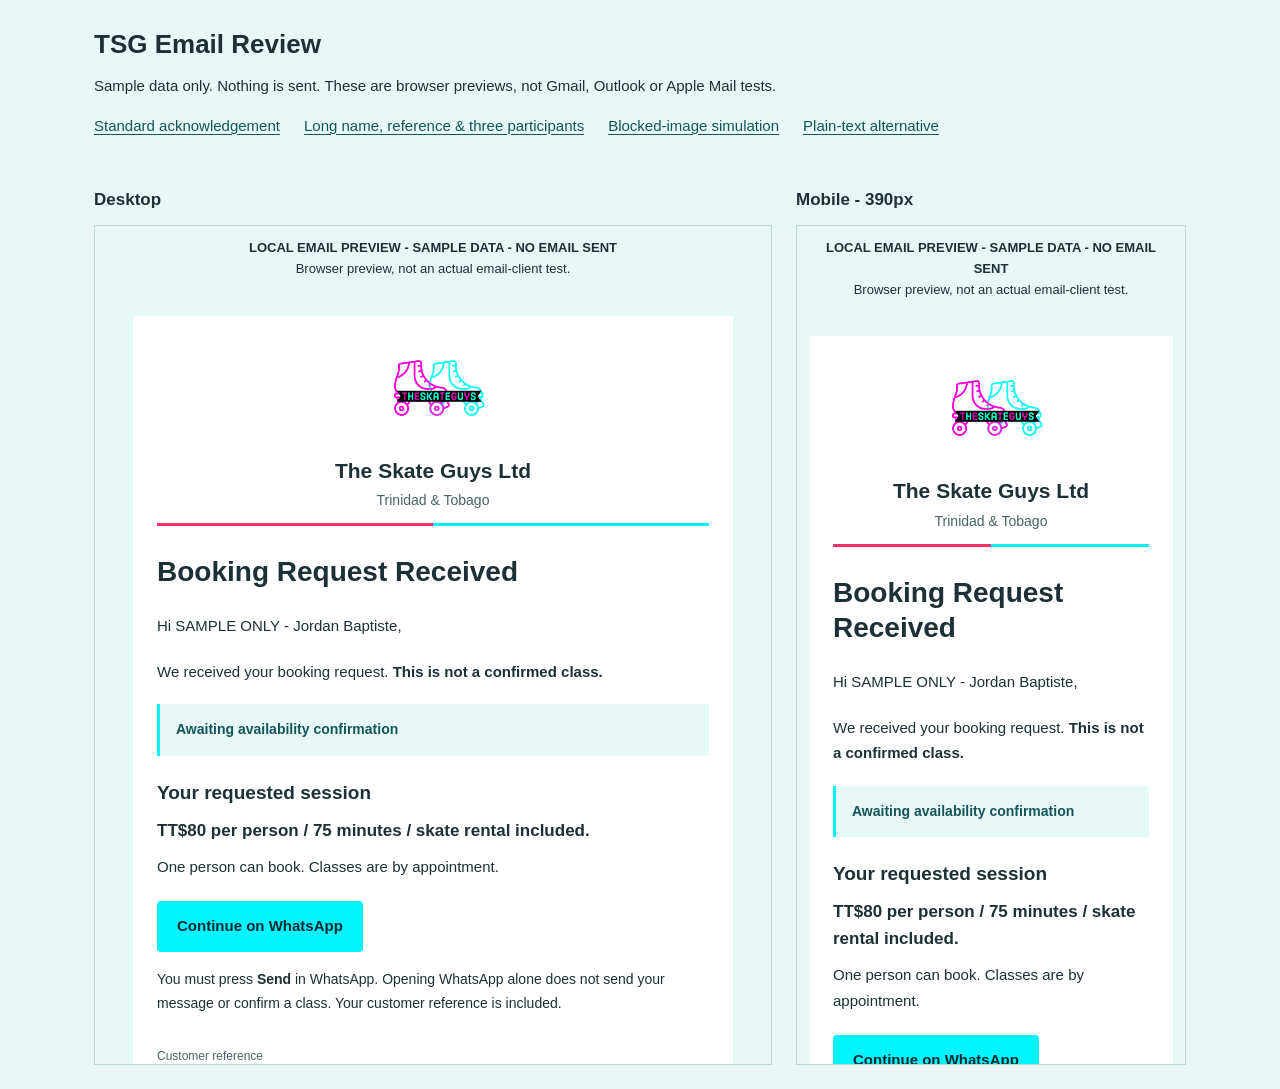
<file: automation/email-previews/index.html>
<!doctype html>
<html lang="en">
<head>
  <meta charset="utf-8">
  <meta name="viewport" content="width=device-width,initial-scale=1">
  <title>TSG Email Review - Sample Data Only</title>
  <style>
    *{box-sizing:border-box}body{margin:0;background:#e8f8f7;color:#1d3035;font:15px/1.6 Arial,Helvetica,sans-serif}header,main{max-width:1140px;margin:0 auto;padding:24px}h1{margin:0;font-size:26px}p{margin:8px 0 16px}nav{display:flex;gap:12px 24px;flex-wrap:wrap}a{color:#14545b;text-underline-offset:3px}section{display:grid;grid-template-columns:minmax(0,1fr) 390px;gap:24px;align-items:start}h2{font-size:17px;margin:0 0 12px}iframe{display:block;width:100%;height:840px;border:1px solid #b9d7d7;background:#e8f8f7}article{min-width:0}@media(max-width:1000px){section{grid-template-columns:minmax(0,1fr)}article:last-child{width:min(390px,100%)}}@media(max-width:480px){header,main{padding:16px}}
  </style>
</head>
<body>
  <header>
    <h1>TSG Email Review</h1>
    <p>Sample data only. Nothing is sent. These are browser previews, not Gmail, Outlook or Apple Mail tests.</p>
    <nav aria-label="Email preview variants">
      <a href="booking-request.html">Standard acknowledgement</a>
      <a href="stress-test.html">Long name, reference &amp; three participants</a>
      <a href="blocked-images.html">Blocked-image simulation</a>
      <a href="booking-request.txt">Plain-text alternative</a>
    </nav>
  </header>
  <main>
    <section aria-label="Desktop and mobile email previews">
      <article><h2>Desktop</h2><iframe title="Desktop sample booking acknowledgement" src="booking-request.html"></iframe></article>
      <article><h2>Mobile - 390px</h2><iframe title="Mobile sample booking acknowledgement" src="booking-request.html"></iframe></article>
    </section>
  </main>
</body>
</html>
</file>
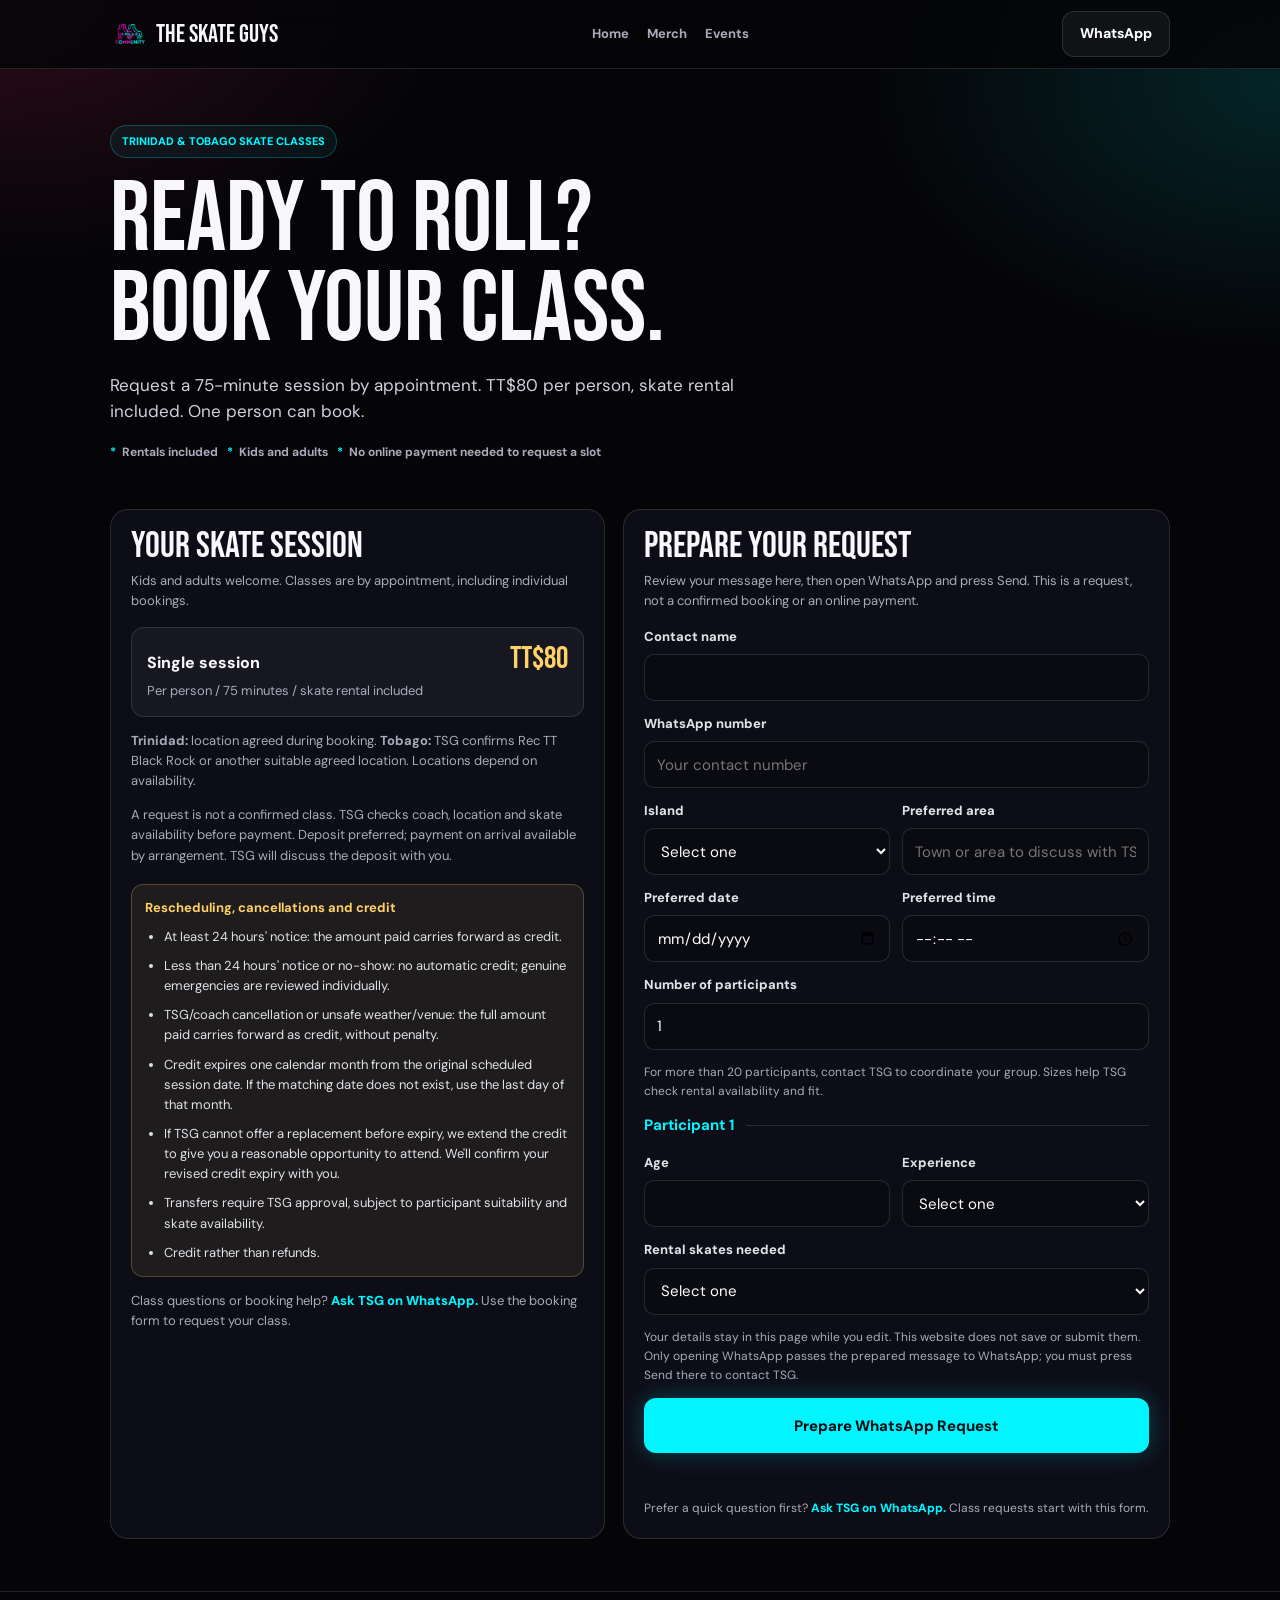
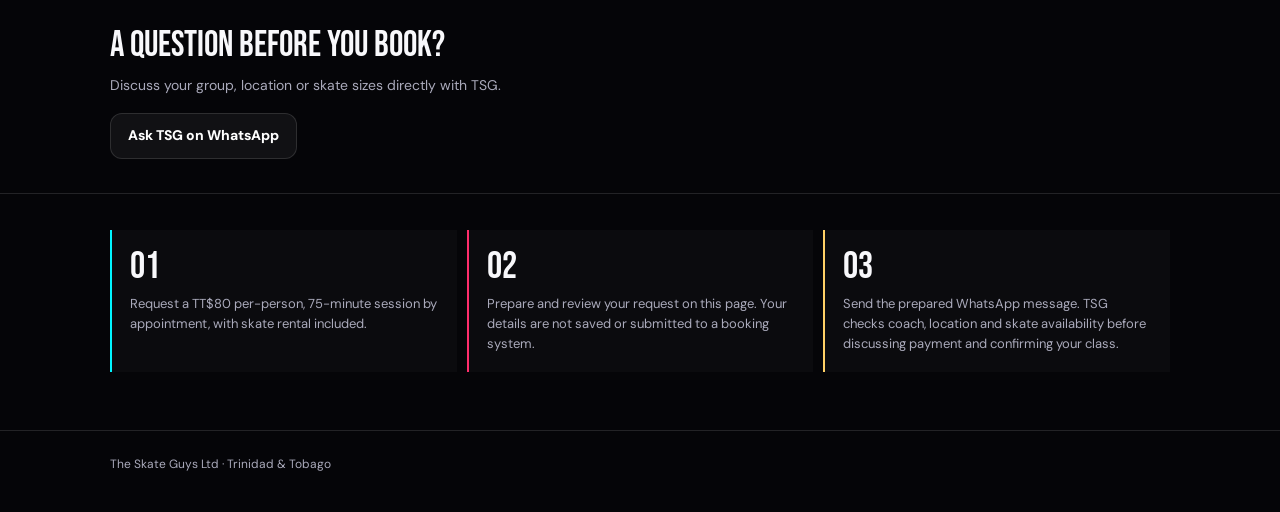
<file: book.html>
<!doctype html>
<html lang="en">
<head>
  <meta charset="utf-8">
  <meta name="viewport" content="width=device-width,initial-scale=1">
  <meta name="theme-color" content="#050508">
  <title>Book a Skate Class | The Skate Guys</title>
  <meta name="description" content="Request a TSG skate session by appointment: TT$80 per person for 75 minutes, skate rental included. Confirm availability with TSG on WhatsApp.">
  <meta property="og:title" content="Book a Skate Class | The Skate Guys">
  <meta property="og:description" content="Request a 75-minute session at TT$80 per person, skate rental included. TSG checks availability with you on WhatsApp before confirming.">
  <meta property="og:type" content="website">
  <link rel="canonical" href="https://the-skate-guys-site.vercel.app/book.html">
  <link rel="icon" href="logo.png">
  <link rel="preconnect" href="https://fonts.googleapis.com">
  <link rel="preconnect" href="https://fonts.gstatic.com" crossorigin>
  <link href="https://fonts.googleapis.com/css2?family=Bebas+Neue&family=DM+Sans:wght@400;500;600;700&display=swap" rel="stylesheet">
  <style>
    :root{--bg:#050508;--panel:#11111b;--panel2:#171722;--ink:#f8f8fb;--muted:#aaaabb;--line:rgba(255,255,255,.12);--cyan:#00f5ff;--pink:#ff2d6b;--gold:#ffd166;--wrap:min(1060px,calc(100% - 32px));--display:'Bebas Neue',sans-serif;--body:'DM Sans',sans-serif}
    *{box-sizing:border-box;margin:0;padding:0}
    body{min-height:100vh;background:radial-gradient(680px 400px at 0 0,rgba(255,45,107,.16),transparent 65%),radial-gradient(620px 400px at 100% 4%,rgba(0,245,255,.13),transparent 66%),var(--bg);color:var(--ink);font-family:var(--body);line-height:1.55}
    a{color:inherit;text-decoration:none}
    .wrap{width:var(--wrap);margin:auto}
    .header{position:sticky;top:0;z-index:9;background:rgba(5,5,8,.86);backdrop-filter:blur(16px);border-bottom:1px solid var(--line)}
    .nav{min-height:68px;display:flex;align-items:center;justify-content:space-between;gap:12px}
    .brand{display:flex;align-items:center;gap:9px;font:25px/1 var(--display);letter-spacing:.04em}
    .brand img{width:37px;height:37px;object-fit:contain;border-radius:9px}
    .links{display:flex;gap:18px}
    .links a{font-size:13px;color:var(--muted);font-weight:700}
    .links a:hover{color:#fff}
    .btn{display:inline-flex;justify-content:center;align-items:center;min-height:46px;padding:11px 17px;border:1px solid transparent;border-radius:12px;font-size:14px;font-weight:800;cursor:pointer;transition:transform .16s ease,box-shadow .16s ease}
    .btn:hover{transform:translateY(-2px)}
    .primary{background:var(--cyan);color:#001014;box-shadow:0 0 24px rgba(0,245,255,.25)}
    .secondary{background:rgba(255,255,255,.05);color:#fff;border-color:var(--line)}
    .hero{padding:56px 0 24px}
    .eyebrow{display:inline-flex;padding:7px 11px;border-radius:999px;border:1px solid rgba(0,245,255,.25);background:rgba(0,245,255,.06);color:var(--cyan);font-size:11px;font-weight:800;letter-spacing:.15em;text-transform:uppercase}
    h1,h2,h3{font-family:var(--display);font-weight:400;letter-spacing:.02em;line-height:.9}
    h1{font-size:clamp(56px,10vw,100px);margin:17px 0}
    .hero p{max-width:650px;color:#d1d1dd;font-size:17px}
    .trust{display:flex;flex-wrap:wrap;gap:9px;margin-top:18px}
    .trust span{font-size:12px;font-weight:700;color:var(--muted)}
    .trust span:before{content:'*';color:var(--cyan);margin-right:6px}
    .layout{display:grid;grid-template-columns:.95fr 1.05fr;gap:18px;padding:24px 0 52px}
    .panel{padding:20px;border:1px solid var(--line);border-radius:18px;background:rgba(16,16,26,.86)}
    .panel h2{font-size:37px;margin-bottom:7px}
    .panel-intro{font-size:13px;color:var(--muted);margin-bottom:16px}
    .packages{display:grid;gap:10px}
    .package{display:block;padding:15px;border:1px solid var(--line);border-radius:13px;background:var(--panel2);cursor:pointer;transition:transform .16s ease,border-color .16s ease,box-shadow .16s ease}
    .package:hover{transform:translateY(-2px);border-color:rgba(0,245,255,.35)}
    .package input{position:absolute;width:1px;height:1px;opacity:0;pointer-events:none}
    .package:has(input:checked){border-color:rgba(0,245,255,.72);box-shadow:0 0 0 1px rgba(0,245,255,.22),0 0 25px rgba(0,245,255,.10)}
    .package-top{display:flex;align-items:baseline;justify-content:space-between;gap:12px}
    .package-name{font-weight:800}
    .price{font:31px/1 var(--display);color:var(--gold)}
    .package p{font-size:13px;color:var(--muted);margin-top:5px}
    .recommended{display:inline-block;margin-top:8px;padding:4px 7px;border-radius:999px;background:rgba(255,45,107,.11);color:var(--pink);font-size:10px;font-weight:900;letter-spacing:.07em;text-transform:uppercase}
    .help{margin-top:14px;font-size:13px;color:var(--muted)}
    .help a{color:var(--cyan);font-weight:800}
    .form{display:grid;gap:13px}
    label{display:grid;gap:7px;font-size:13px;font-weight:800;color:#e1e1e8}
    input,select{width:100%;min-height:47px;padding:10px 12px;border:1px solid var(--line);border-radius:10px;background:rgba(0,0,0,.22);color:#fff;font-size:15px;outline:none}
    select option{color:#111}
    input:focus,select:focus{border-color:rgba(0,245,255,.74);box-shadow:0 0 0 3px rgba(0,245,255,.10)}
    .two{display:grid;grid-template-columns:1fr 1fr;gap:12px}
    .note{padding:13px;border:1px solid rgba(255,209,102,.24);border-radius:12px;background:rgba(255,209,102,.08);font-size:13px;color:#e0e0e7}
    .note strong{color:var(--gold)}
    .submit{width:100%;min-height:55px;font-size:15px}
    .under-submit{text-align:center;color:var(--muted);font-size:12px}
    .under-submit a{color:var(--cyan);font-weight:800}
    .how{padding:0 0 58px}
    .how-grid{display:grid;grid-template-columns:repeat(3,1fr);gap:10px}
    .how-item{padding:18px;border-left:2px solid var(--cyan);background:rgba(255,255,255,.025)}
    .how-item:nth-child(2){border-color:var(--pink)}
    .how-item:nth-child(3){border-color:var(--gold)}
    .how-item b{display:block;font:38px/1 var(--display);margin-bottom:8px}
    .how-item p{font-size:13px;color:var(--muted)}
    footer{padding:24px 0 38px;border-top:1px solid var(--line);color:var(--muted);font-size:12px}
    @media(max-width:850px){.layout{grid-template-columns:1fr}.how-grid{grid-template-columns:1fr}}
    @media(max-width:550px){:root{--wrap:min(100% - 28px,1060px)}.hero{padding-top:43px}.nav .btn{display:none}.two{grid-template-columns:1fr}h1{font-size:clamp(58px,17vw,80px)}.layout{padding-bottom:35px}.panel{padding:17px}}
    @media(prefers-reduced-motion:reduce){*,*::before,*::after{animation-duration:.01ms!important;animation-iteration-count:1!important;scroll-behavior:auto!important;transition-duration:.01ms!important}}
  </style>
  <link rel="stylesheet" href="assets/whatsapp-booking.css">
</head>
<body>
  <header class="header">
    <div class="wrap nav">
      <a class="brand" href="index.html"><img src="logo.png" alt="The Skate Guys logo"><span>The Skate Guys</span></a>
      <nav class="links" aria-label="Primary navigation"><a href="index.html">Home</a><a href="merch.html">Merch</a><a href="index.html#events">Events</a></nav>
      <a class="btn secondary" href="https://wa.me/18682766878" target="_blank" rel="noopener noreferrer" aria-label="Ask TSG on WhatsApp (opens in a new tab)">WhatsApp</a>
    </div>
  </header>
  <main>
    <section class="hero">
      <div class="wrap">
        <span class="eyebrow">Trinidad &amp; Tobago skate classes</span>
        <h1>READY TO ROLL?<br>BOOK YOUR CLASS.</h1>
        <p>Request a 75-minute session by appointment. TT$80 per person, skate rental included. One person can book.</p>
        <div class="trust"><span>Rentals included</span><span>Kids and adults</span><span>No online payment needed to request a slot</span></div>
      </div>
    </section>
    <div class="wrap layout">
      <section class="panel" aria-labelledby="packageTitle">
        <h2 id="packageTitle">YOUR SKATE SESSION</h2>
        <p class="panel-intro">Kids and adults welcome. Classes are by appointment, including individual bookings.</p>
        <div class="packages">
          <div class="package"><div class="package-top"><span class="package-name">Single session</span><span class="price">TT$80</span></div><p>Per person / 75 minutes / skate rental included</p></div>
        </div>
        <p class="help"><strong>Trinidad:</strong> location agreed during booking. <strong>Tobago:</strong> TSG confirms Rec TT Black Rock or another suitable agreed location. Locations depend on availability.</p>
        <p class="help">A request is not a confirmed class. TSG checks coach, location and skate availability before payment. Deposit preferred; payment on arrival available by arrangement. TSG will discuss the deposit with you.</p>
        <div class="note booking-policy"><strong>Rescheduling, cancellations and credit</strong>
          <ul>
            <li>At least 24 hours' notice: the amount paid carries forward as credit.</li>
            <li>Less than 24 hours' notice or no-show: no automatic credit; genuine emergencies are reviewed individually.</li>
            <li>TSG/coach cancellation or unsafe weather/venue: the full amount paid carries forward as credit, without penalty.</li>
            <li>Credit expires one calendar month from the original scheduled session date. If the matching date does not exist, use the last day of that month.</li>
            <li>If TSG cannot offer a replacement before expiry, we extend the credit to give you a reasonable opportunity to attend. We'll confirm your revised credit expiry with you.</li>
            <li>Transfers require TSG approval, subject to participant suitability and skate availability.</li>
            <li>Credit rather than refunds.</li>
          </ul>
        </div>
        <p class="help">Class questions or booking help? <a href="https://wa.me/18682766878" target="_blank" rel="noopener">Ask TSG on WhatsApp.</a> Use the booking form to request your class.</p>
      </section>
      <section class="panel" aria-labelledby="formTitle">
        <h2 id="formTitle">PREPARE YOUR REQUEST</h2>
        <p class="panel-intro">Review your message here, then open WhatsApp and press Send. This is a request, not a confirmed booking or an online payment.</p>
        <form class="form" id="bookingForm" autocomplete="off" hidden>
          <label>Contact name<input name="name" autocomplete="off" maxlength="120" required></label>
          <label>WhatsApp number<input name="phone" type="tel" autocomplete="off" inputmode="tel" placeholder="Your contact number" maxlength="24" required></label>
          <div class="two">
            <label>Island<select name="location" required><option value="">Select one</option><option>Trinidad</option><option>Tobago</option></select></label>
            <label>Preferred area<input name="preferredArea" maxlength="160" placeholder="Town or area to discuss with TSG" required></label>
          </div>
          <div class="two">
            <label>Preferred date<input name="preferredDate" type="date" required></label>
            <label>Preferred time<input name="preferredTime" type="time" required></label>
          </div>
          <label>Number of participants<input name="participantCount" type="number" min="1" max="20" step="1" value="1" required aria-describedby="participantHelp"></label>
          <p class="booking-help" id="participantHelp">For more than 20 participants, contact TSG to coordinate your group. Sizes help TSG check rental availability and fit.</p>
          <div data-participants></div>
          <template id="participantTemplate">
            <fieldset class="participant"><legend>Participant <span data-participant-number></span></legend>
              <div class="two"><label>Age<input data-field="age" type="number" min="1" max="120" step="1" required></label><label>Experience<select data-field="experience" required><option value="">Select one</option><option>First time</option><option>Beginner</option><option>Intermediate</option><option>Experienced</option></select></label></div>
              <label>Rental skates needed<select data-field="rentals" required><option value="">Select one</option><option>Yes</option><option>No</option></select></label>
              <div class="two" data-rental-size hidden><label>Skate size<input data-field="skateSize" maxlength="24" placeholder="e.g. 7 or 38" disabled></label><label>Sizing system<select data-field="sizeSystem" disabled><option value="">Select one</option><option>EU</option><option>UK adult</option><option>UK child</option><option>US men</option><option>US women</option><option>US youth</option><option>US toddler</option></select></label></div>
              <div data-guardian hidden><p class="booking-help">For participants under 18, provide a parent or guardian contact. The booking contact may also be the guardian.</p><label>Guardian name<input data-field="guardianName" maxlength="120" disabled></label><label>Guardian WhatsApp<input data-field="guardianPhone" type="tel" autocomplete="off" inputmode="tel" maxlength="24" disabled></label></div>
            </fieldset>
          </template>
          <p class="booking-help">Your details stay in this page while you edit. This website does not save or submit them. Only opening WhatsApp passes the prepared message to WhatsApp; you must press Send there to contact TSG.</p>
          <button class="btn primary submit" type="submit">Prepare WhatsApp Request</button>
          <p class="booking-status" data-form-status aria-live="polite"></p>
          <section class="booking-prepared" data-booking-success aria-labelledby="preparedTitle" hidden tabindex="-1"><h3 id="preparedTitle">YOUR MESSAGE IS READY</h3><pre class="booking-message" data-message-preview></pre><p>You must press Send in WhatsApp. Opening WhatsApp does not send your request or confirm a class. No online payment is taken. TSG checks coach, location and skate availability before discussing payment and confirming.</p><div class="booking-actions"><a class="btn primary" data-whatsapp-link target="_blank" rel="noopener noreferrer" referrerpolicy="no-referrer">Open WhatsApp</a><button class="btn secondary" data-edit-request type="button">Edit Details</button></div><p>WhatsApp opens in a new tab or app. Your details remain here while this page stays open.</p></section>
          <p class="under-submit">Prefer a quick question first? <a href="https://wa.me/18682766878" target="_blank" rel="noopener">Ask TSG on WhatsApp.</a> Class requests start with this form.</p>
        </form>
        <noscript><p class="note">The detailed request form needs JavaScript. <a href="https://wa.me/18682766878?text=Hello%20TSG%2C%20I%27d%20like%20to%20request%20a%2075-minute%20skate%20session%20at%20TT%2480%20per%20person%2C%20rental%20included.%20Please%20help%20me%20check%20availability." target="_blank" rel="noopener noreferrer">Open a booking message in WhatsApp</a>, add your details there and press Send. This is not a confirmed booking or an online payment.</p></noscript>
      </section>
    </div>
    <section class="booking-contact" aria-labelledby="bookingContactTitle">
      <div class="wrap">
        <h2 id="bookingContactTitle">A QUESTION BEFORE YOU BOOK?</h2>
        <p>Discuss your group, location or skate sizes directly with TSG.</p>
        <a class="btn secondary" href="https://wa.me/18682766878?text=Hello%20TSG%2C%20I%20have%20a%20question%20about%20booking%20a%20skate%20session." target="_blank" rel="noopener noreferrer">Ask TSG on WhatsApp</a>
      </div>
    </section>
    <section class="how">
      <div class="wrap">
        <div class="how-grid">
          <article class="how-item"><b>01</b><p>Request a TT$80 per-person, 75-minute session by appointment, with skate rental included.</p></article>
          <article class="how-item"><b>02</b><p>Prepare and review your request on this page. Your details are not saved or submitted to a booking system.</p></article>
          <article class="how-item"><b>03</b><p>Send the prepared WhatsApp message. TSG checks coach, location and skate availability before discussing payment and confirming your class.</p></article>
        </div>
      </div>
    </section>
  </main>
  <footer><div class="wrap">The Skate Guys Ltd · Trinidad &amp; Tobago</div></footer>
  <script src="assets/whatsapp-booking.js" defer></script>
</body>
</html>
</file>
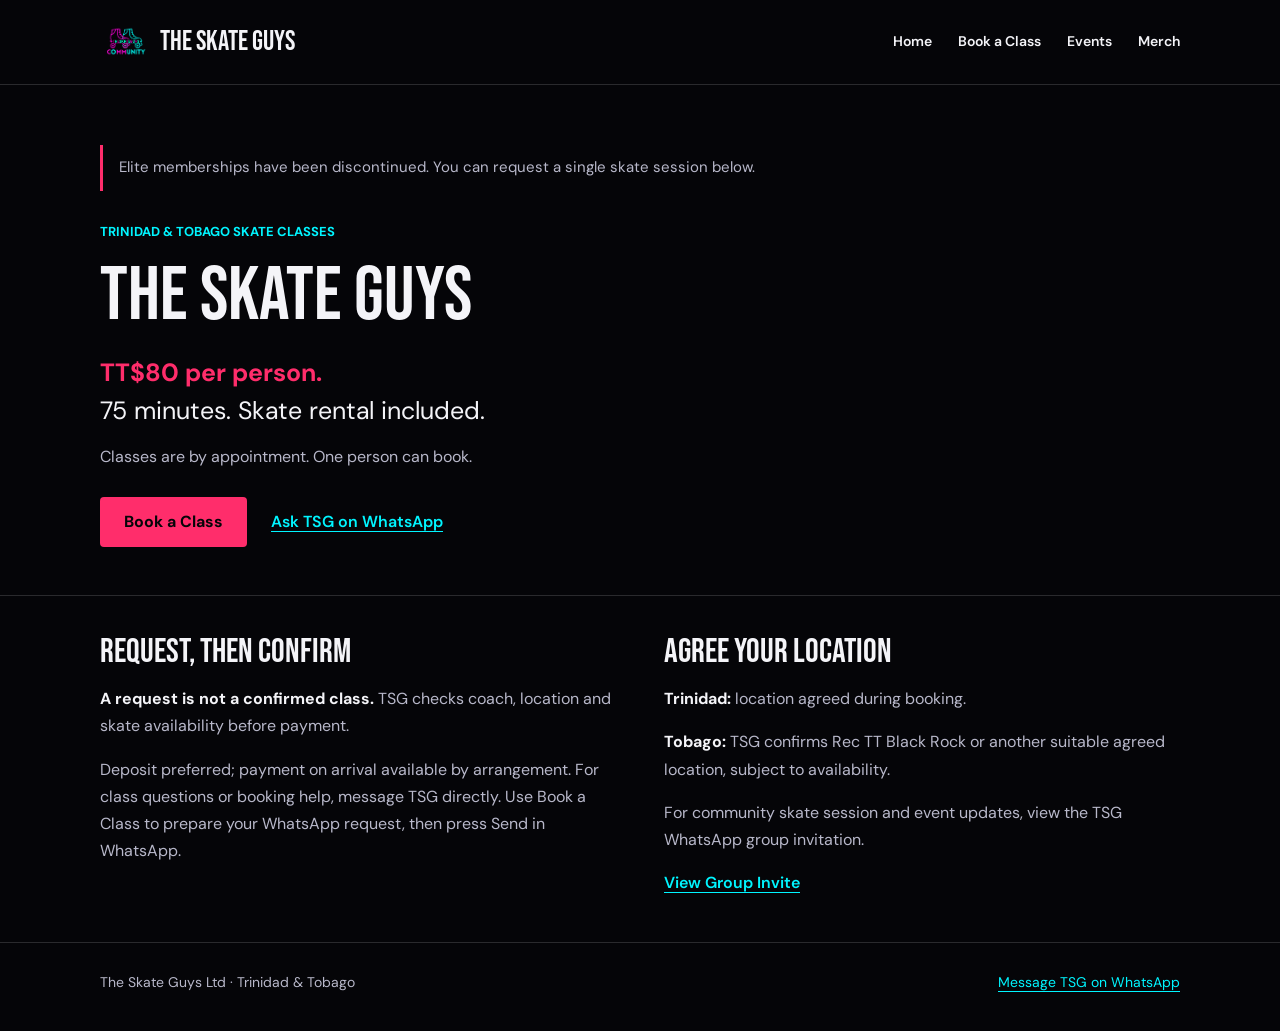
<file: elite.html>
<!DOCTYPE html>
<html lang="en">
<head>
  <meta charset="UTF-8">
  <meta name="viewport" content="width=device-width, initial-scale=1.0">
  <title>Skate Sessions | The Skate Guys</title>
  <meta name="description" content="Request a TSG skate session by appointment. TT$80 per person for 75 minutes, skate rental included. One person can book.">
  <meta property="og:title" content="Skate Sessions | The Skate Guys">
  <meta property="og:description" content="TT$80 per person / 75 minutes / skate rental included. Request a session with The Skate Guys in Trinidad &amp; Tobago.">
  <meta property="og:type" content="website">
  <link rel="icon" href="logo.png" type="image/png">
  <link rel="preconnect" href="https://fonts.googleapis.com">
  <link rel="preconnect" href="https://fonts.gstatic.com" crossorigin>
  <link href="https://fonts.googleapis.com/css2?family=Bebas+Neue&amp;family=DM+Sans:wght@400;500;600;700&amp;display=swap" rel="stylesheet">
  <style>
    :root{--bg:#050508;--ink:#f4f4f8;--muted:#b8b8ca;--cyan:#00f5ff;--pink:#ff2d6b;--line:rgba(255,255,255,.15)}
    *{box-sizing:border-box}
    body{margin:0;background:var(--bg);color:var(--ink);font:16px/1.7 'DM Sans',sans-serif}
    a{color:inherit;text-underline-offset:4px}
    a:focus-visible,button:focus-visible{outline:3px solid var(--cyan);outline-offset:5px}
    .wrap{width:min(1080px,calc(100% - 40px));margin-inline:auto}
    .skip-link{position:absolute;left:16px;top:-80px;background:var(--cyan);color:var(--bg);padding:10px;z-index:10}
    .skip-link:focus{top:12px}
    .site-header{border-bottom:1px solid var(--line)}
    .nav-inner{min-height:84px;display:flex;align-items:center;justify-content:space-between;gap:24px}
    .brand{display:flex;align-items:center;gap:12px;text-decoration:none;font:28px/1 'Bebas Neue',sans-serif}
    .brand img{width:48px;height:48px;object-fit:contain}
    .nav-links{display:flex;align-items:center;gap:26px}
    .nav-links a{font-size:14px;font-weight:600;text-decoration:none}
    .nav-links a:hover{color:var(--cyan)}
    .menu-toggle{display:none;align-items:center;justify-content:center;width:44px;height:44px;border:1px solid var(--line);background:none;color:var(--ink);font-size:24px;cursor:pointer}
    .intro{padding:60px 0 48px}
    .intro-copy{max-width:760px}
    .retired{margin:0 0 30px;padding:10px 0 10px 16px;border-left:3px solid var(--pink);color:var(--muted);font-size:15px}
    .eyebrow{margin:0 0 14px;color:var(--cyan);font-size:13px;font-weight:700;text-transform:uppercase}
    h1,h2{font-family:'Bebas Neue',sans-serif;font-weight:400;line-height:1.05}
    h1{font-size:76px;margin:0 0 18px}
    h2{font-size:34px;margin:0 0 16px}
    .offer{font-size:25px;line-height:1.5;margin:0 0 14px}
    .offer strong{color:var(--pink)}
    .intro-note{color:var(--muted);margin:0 0 26px}
    .actions{display:flex;align-items:center;gap:24px;flex-wrap:wrap}
    .booking-link{display:inline-flex;align-items:center;justify-content:center;min-height:50px;padding:10px 24px;background:var(--pink);color:var(--bg);text-decoration:none;font-weight:700;border-radius:4px;transition:background .2s,transform .2s}
    .booking-link:hover{background:#ff5c90;transform:translateY(-2px)}
    .community-link{color:var(--cyan);font-weight:600}
    .details{padding:38px 0 46px;border-top:1px solid var(--line);border-bottom:1px solid var(--line)}
    .details-grid{display:grid;grid-template-columns:1fr 1fr;gap:48px}
    .details p{margin:0 0 16px;color:var(--muted)}
    .details strong{color:var(--ink)}
    footer{padding:28px 0 36px}
    .footer-inner{display:flex;justify-content:space-between;gap:20px;flex-wrap:wrap;color:var(--muted);font-size:14px}
    .footer-inner p{margin:0}
    .footer-inner a{color:var(--cyan)}
    @media(max-width:680px){
      .wrap{width:calc(100% - 32px)}
      .nav-inner{min-height:76px;flex-wrap:wrap;gap:0;padding:12px 0}
      .brand{font-size:25px}.brand img{width:42px;height:42px}
      .menu-toggle{display:inline-flex}
      .nav-links{display:none;flex:0 0 100%;flex-direction:column;align-items:stretch;gap:0;padding-top:14px}
      .nav-links.open{display:flex}
      .nav-links a{padding:10px 0;border-top:1px solid var(--line)}
      .intro{padding:32px 0 36px}.retired{margin-bottom:26px}
      h1{font-size:52px}.offer{font-size:22px}.actions{align-items:flex-start;flex-direction:column;gap:18px}
      .details-grid{grid-template-columns:1fr;gap:24px}.details{padding:32px 0}
      h2{font-size:30px}
    }
    @media(prefers-reduced-motion:reduce){*{transition:none!important;scroll-behavior:auto!important}}
  </style>
</head>
<body>
  <a href="#main-content" class="skip-link">Skip to content</a>
  <header class="site-header">
    <div class="wrap nav-inner">
      <a href="index.html" class="brand"><img src="logo.png" alt="" width="48" height="48"><span>THE SKATE GUYS</span></a>
      <button type="button" class="menu-toggle" id="menuToggle" aria-label="Open menu" aria-expanded="false" aria-controls="navLinks">&#9776;</button>
      <nav class="nav-links" id="navLinks" aria-label="Primary navigation">
        <a href="index.html">Home</a>
        <a href="book.html">Book a Class</a>
        <a href="index.html#events">Events</a>
        <a href="merch.html">Merch</a>
      </nav>
    </div>
  </header>
  <main id="main-content">
    <section class="intro">
      <div class="wrap">
        <div class="intro-copy">
          <p class="retired">Elite memberships have been discontinued. You can request a single skate session below.</p>
          <p class="eyebrow">Trinidad &amp; Tobago skate classes</p>
          <h1>THE SKATE GUYS</h1>
          <p class="offer"><strong>TT$80 per person.</strong><br>75 minutes. Skate rental included.</p>
          <p class="intro-note">Classes are by appointment. One person can book.</p>
          <div class="actions">
            <a href="book.html" class="booking-link">Book a Class</a>
            <a href="https://wa.me/18682766878" class="community-link" target="_blank" rel="noopener">Ask TSG on WhatsApp</a>
          </div>
        </div>
      </div>
    </section>
    <section class="details" aria-label="Session availability and locations">
      <div class="wrap details-grid">
        <div>
          <h2>REQUEST, THEN CONFIRM</h2>
          <p><strong>A request is not a confirmed class.</strong> TSG checks coach, location and skate availability before payment.</p>
          <p>Deposit preferred; payment on arrival available by arrangement. For class questions or booking help, message TSG directly. Use Book a Class to prepare your WhatsApp request, then press Send in WhatsApp.</p>
        </div>
        <div>
          <h2>AGREE YOUR LOCATION</h2>
          <p><strong>Trinidad:</strong> location agreed during booking.</p>
          <p><strong>Tobago:</strong> TSG confirms Rec TT Black Rock or another suitable agreed location, subject to availability.</p>
          <p>For community skate session and event updates, view the TSG WhatsApp group invitation.</p>
          <a href="https://chat.whatsapp.com/KO19GyeuQfi3K1FEJ5GKLi" class="community-link" target="_blank" rel="noopener">View Group Invite</a>
        </div>
      </div>
    </section>
  </main>
  <footer>
    <div class="wrap footer-inner">
      <p>The Skate Guys Ltd &middot; Trinidad &amp; Tobago</p>
      <a href="https://wa.me/18682766878" target="_blank" rel="noopener">Message TSG on WhatsApp</a>
    </div>
  </footer>
  <script>
    const toggle = document.getElementById('menuToggle');
    const links = document.getElementById('navLinks');
    const setMenuOpen = open => {
      links.classList.toggle('open', open);
      toggle.setAttribute('aria-expanded', String(open));
      toggle.setAttribute('aria-label', open ? 'Close menu' : 'Open menu');
    };
    toggle.addEventListener('click', () => setMenuOpen(toggle.getAttribute('aria-expanded') !== 'true'));
    links.querySelectorAll('a').forEach(link => link.addEventListener('click', () => setMenuOpen(false)));
    document.addEventListener('keydown', event => {
      if (event.key === 'Escape' && toggle.getAttribute('aria-expanded') === 'true') { setMenuOpen(false); toggle.focus(); }
    });
  </script>
</body>
</html>
</file>
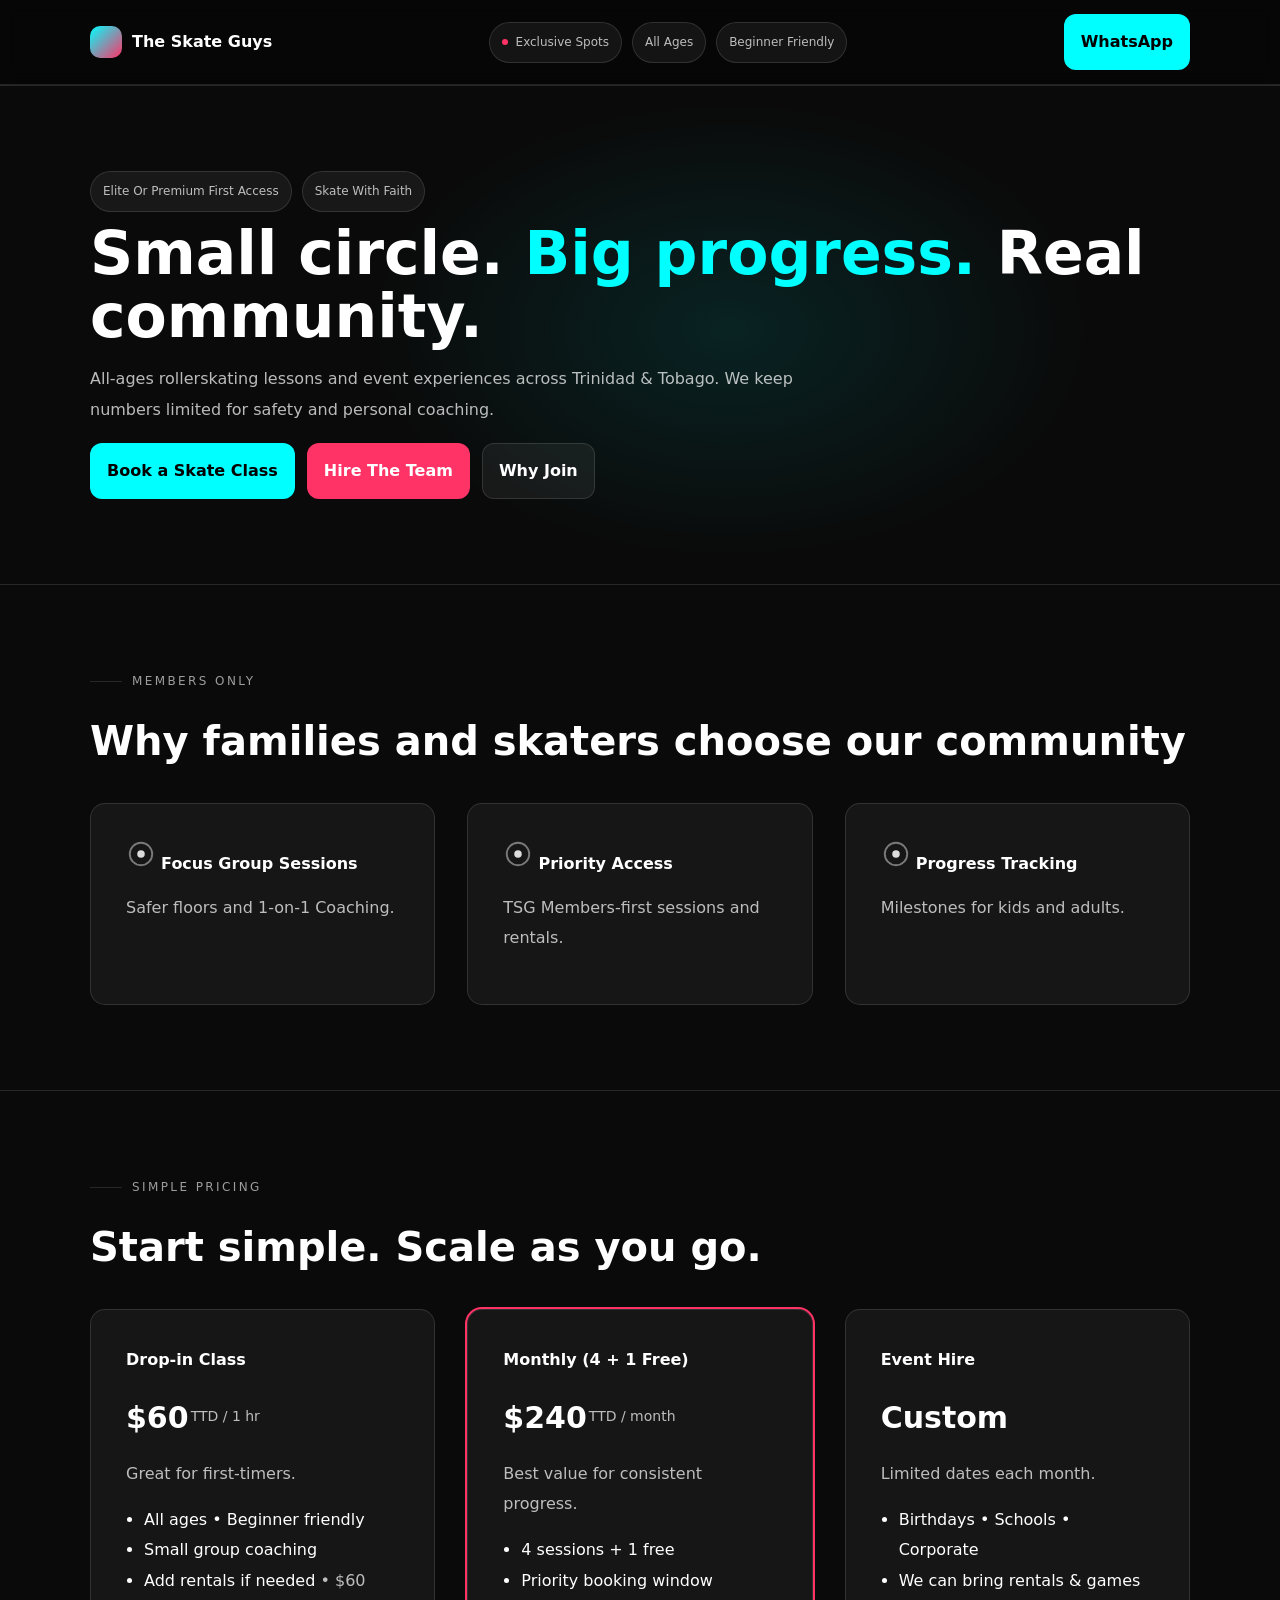
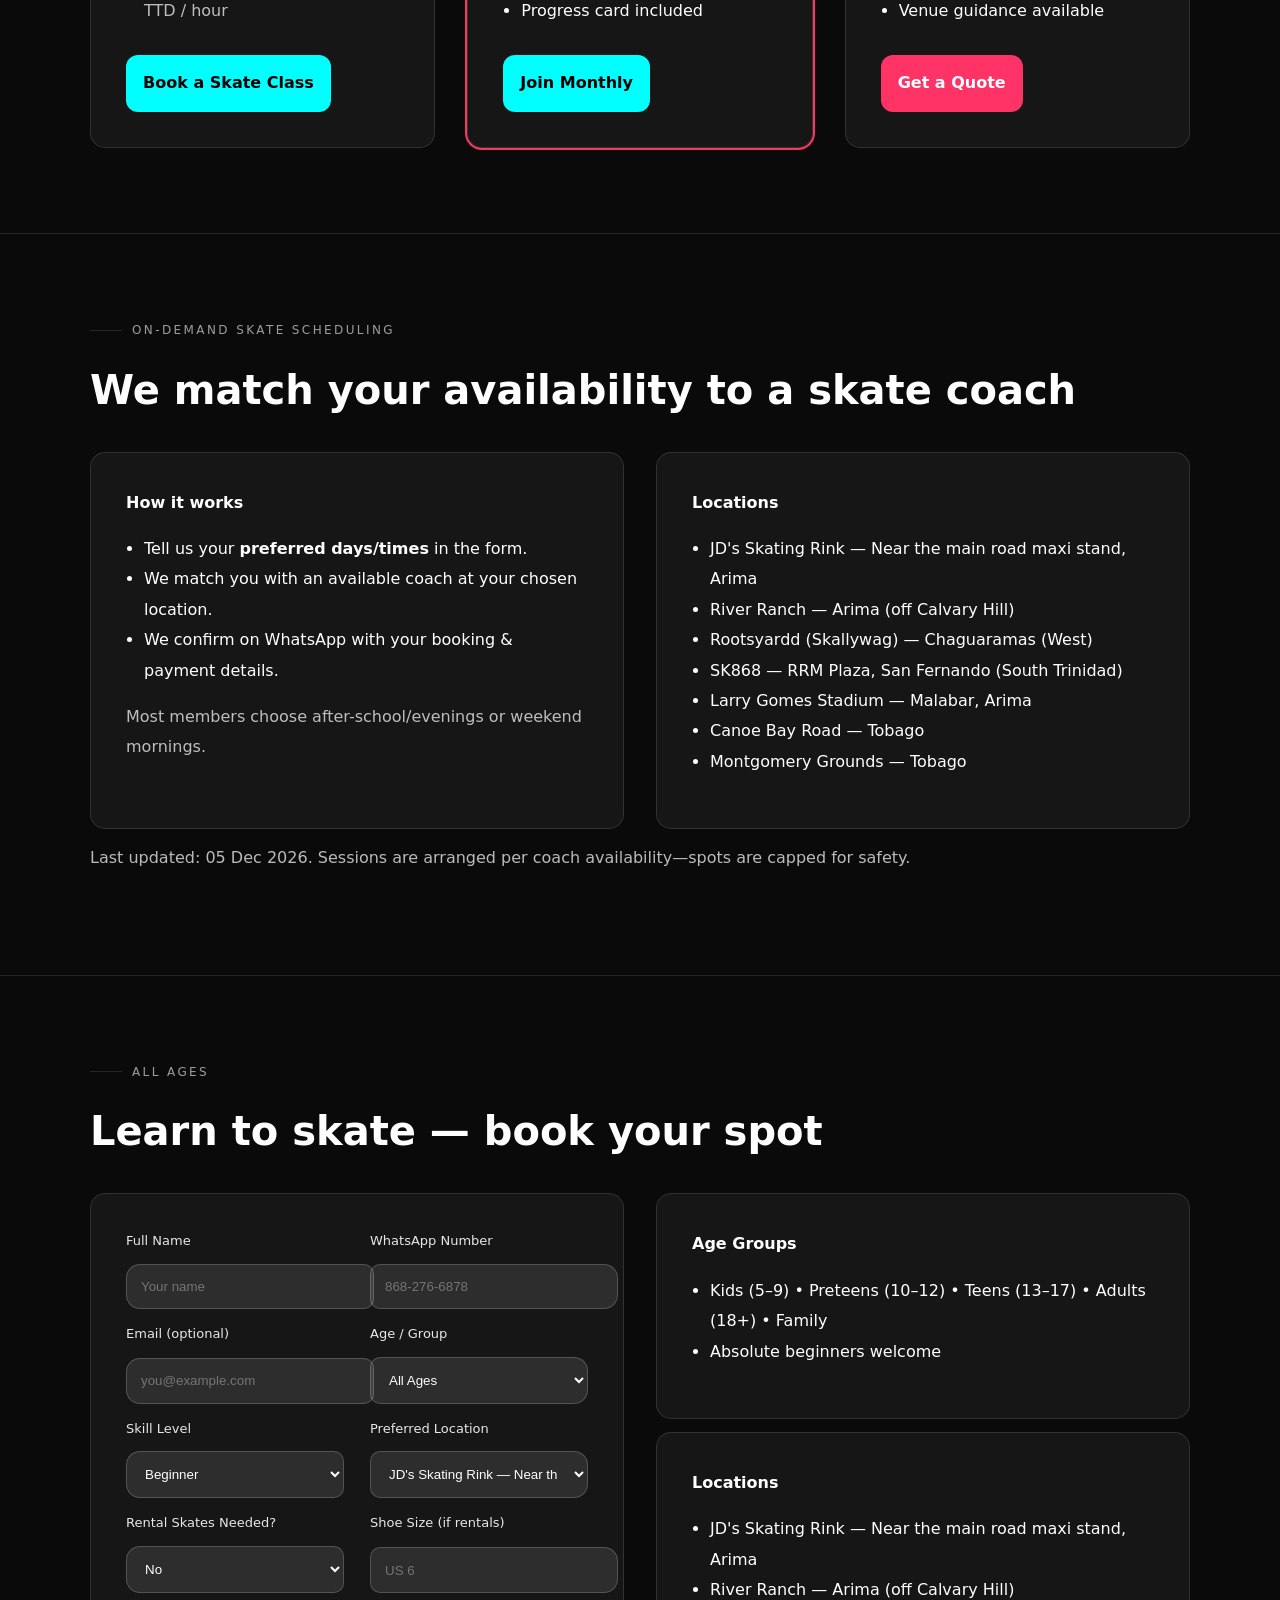
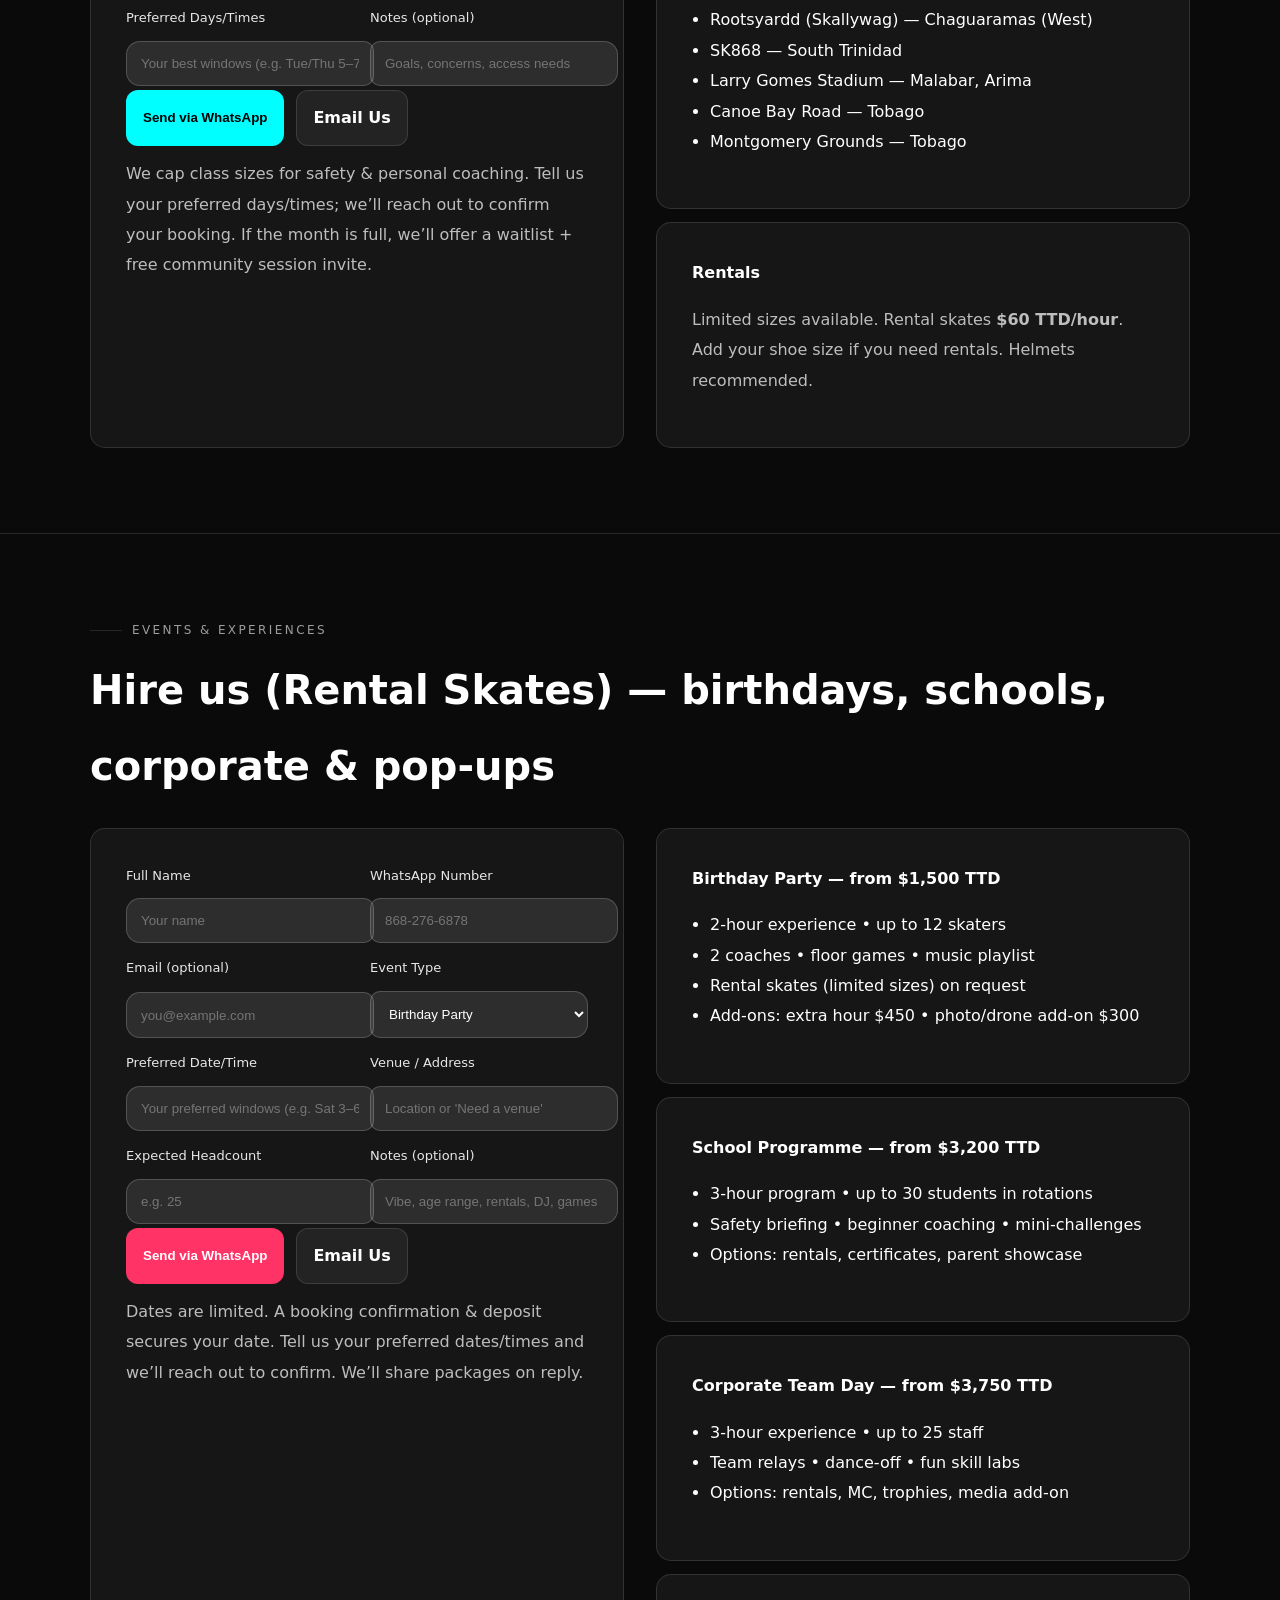
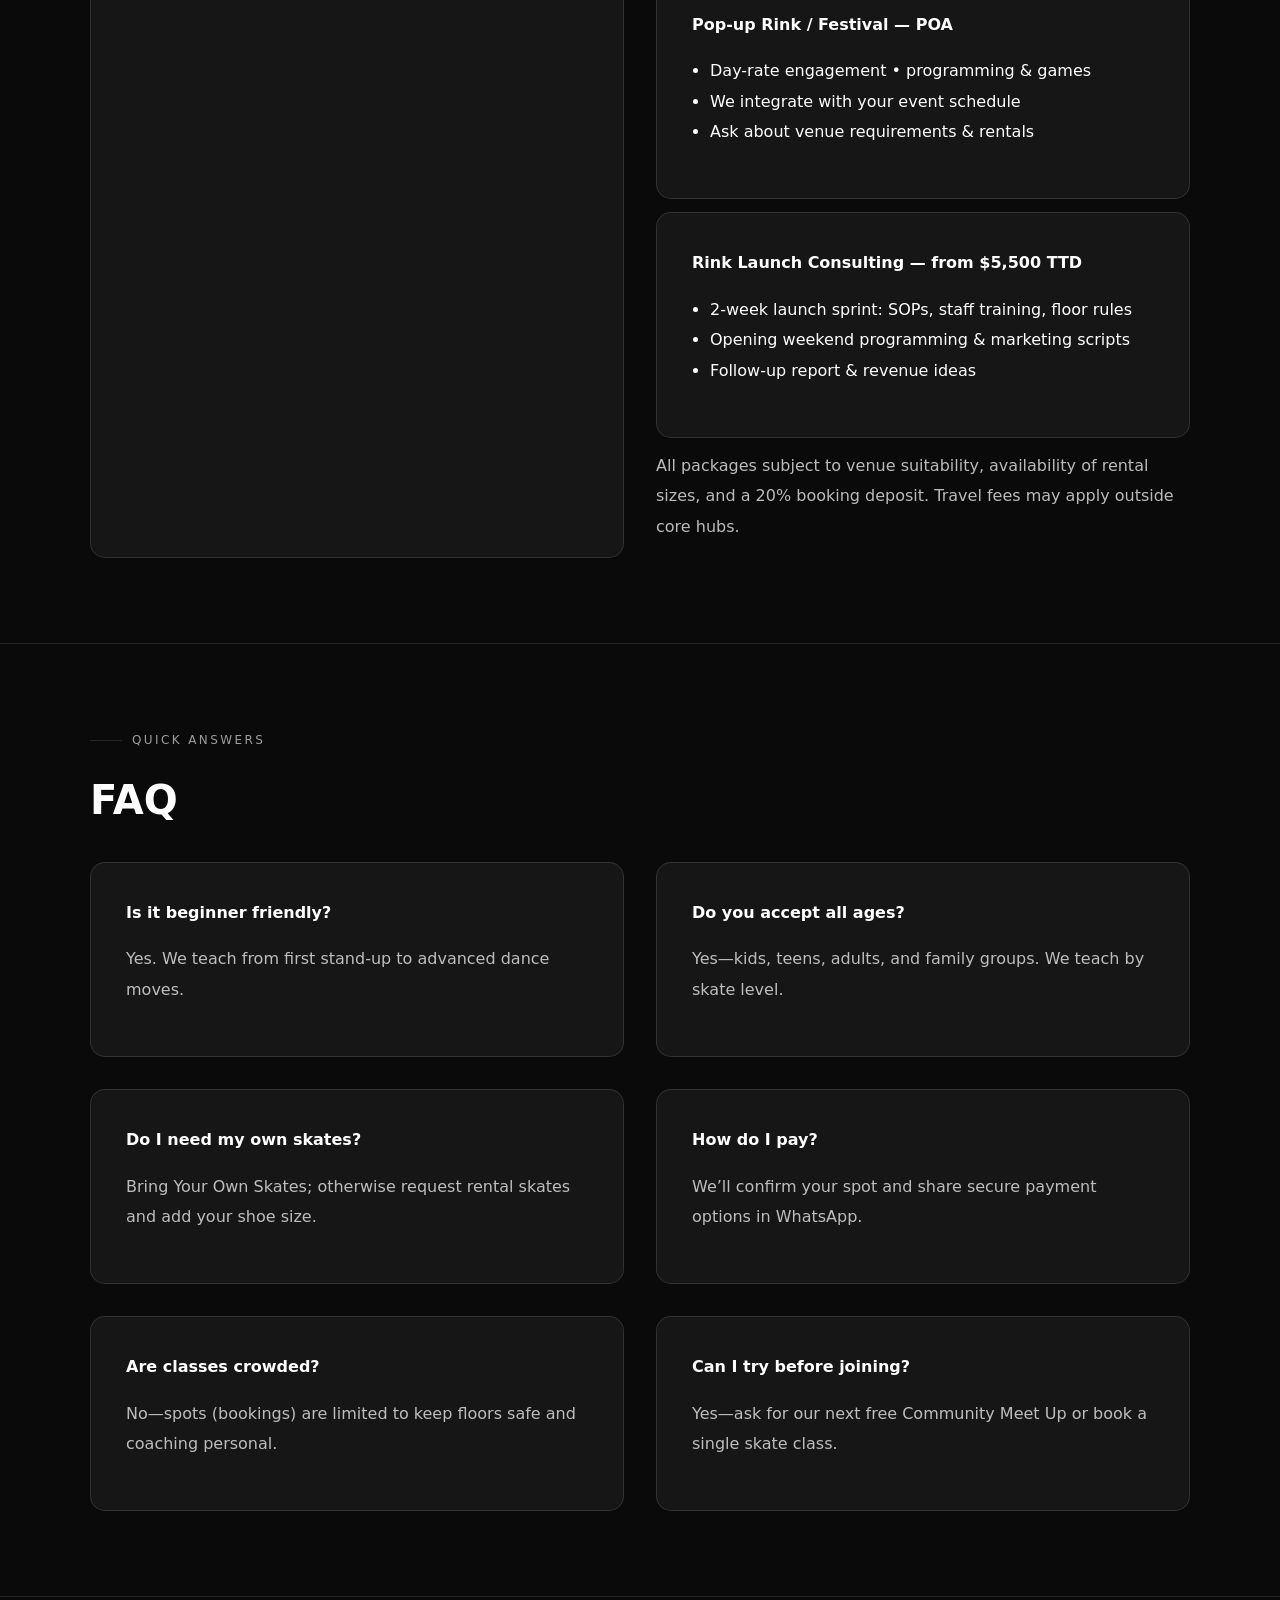
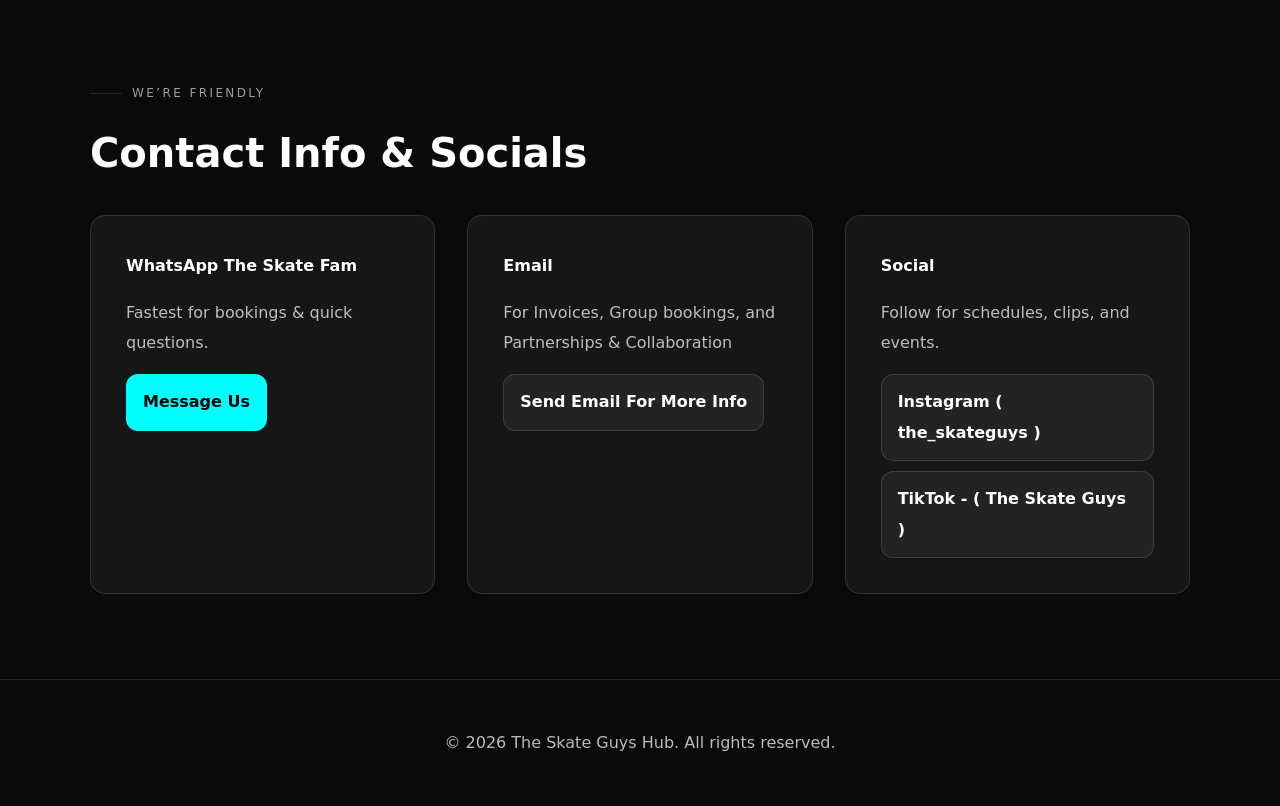
<file: index1.html>
<!DOCTYPE html>
<html lang="en">
<head>
  <meta charset="utf-8">
  <meta name="viewport" content="width=device-width, initial-scale=1">
  <link rel="icon" href="/favicon.ico">
  <meta name="description" content="All-ages rollerskating lessons & event hire across Trinidad & Tobago. Small groups, beginner-friendly coaching, rentals available. Book on WhatsApp.">
  <meta property="og:title" content="The Skate Guys Hub — Skate Class & Event Hire">
  <meta property="og:description" content="Small circle. Big progress. Real community.">
  <meta property="og:type" content="website">
  <meta property="og:image" content="https://your-domain/og-card.jpg">
  <meta property="og:url" content="https://your-domain/">
  <meta name="twitter:card" content="summary_large_image">

  <title>The Skate Guys Hub — Skate Class & Event Hire</title>

  <style>
    :root{
      /* Brand */
      --cyan:#00FFFF; --pink:#FF3366;
      --bg:#0a0a0a; --ink:#ffffff; --muted: rgba(255,255,255,.72);
      --line: rgba(255,255,255,.12);
      /* Surfaces */
      --card-bg: rgba(255,255,255,.05);
      --field-bg: rgba(255,255,255,.10); /* darker than card to visibly separate */
      /* Layout spacing */
      --gap: 13px;            /* default grid gap */
      --gap-lg: 32px;         /* grid gap >=768px */
      --section-pad: 30px;    /* section padding */
      --section-pad-md: 85px;/* section padding >=1024px */
      --card-pad: 40px;       /* card padding */
      --card-pad-lg: 35px;    /* card padding >=1024px */
      --field-gap: 16px;      /* gap between fields */
      --field-gap-lg: 22px;   /* gap between fields >=768px */
      --field-py: 14px;       /* input vertical pad */
      --field-px: 14px;       /* input horizontal pad */
      --stack-gap-sm: 13px;   /* stack-8 actual gap */
      --stack-gap-md: 13px;   /* stack-12 actual gap */
      --radius: 15px;
    /* Align glows to the content grid */
      --wrap: 1100px;     /* must match .wrap max-width */
      --page-pad: 16px;   /* must match .wrap side padding */
      --gutter: max((100vw - var(--wrap)) / 2, var(--page-pad));
}

    /* Height + base typography */
    html,body{ min-height:100% }
    body{
      margin:0;
      font-family: Inter, ui-sans-serif, system-ui, -apple-system, Segoe UI, Roboto, Arial, "Apple Color Emoji","Segoe UI Emoji";
      color:var(--ink);
      background: var(--bg); /* gradients provided by body::before */
      line-height:1.9;
    }

    /* Fixed gradient layer pinned to viewport (prevents misalignment) */
    body{ position: relative; }
   body::before{
  content:"";
  position: fixed;
  inset: 0;
  z-index: -1;
  pointer-events: none;

  /* two glow blobs + base */
  background-image:
    radial-gradient(600px 380px at center, rgba(0,255,255,.10), rgba(0,0,0,0) 60%),
    radial-gradient(520px 340px at center, rgba(255,51,102,.10), rgba(0,0,0,0) 55%),
    linear-gradient(var(--bg), var(--bg));
  background-repeat: no-repeat;

  /* align to .wrap edges */
  background-position:
    calc(var(--gutter)) -120px,          /* cyan on the left content edge */
    calc(100vw - var(--gutter)) -80px,   /* pink on the right content edge */
    0 0;
}
    a{ color: var(--cyan); text-decoration: none }
    .wrap{ max-width: 1100px; margin: 0 auto; padding: 0 16px }
    header{ position: sticky; top:0; z-index:10; backdrop-filter: blur(8px); background: rgba(0,0,0,.4); border-bottom: 1px solid var(--line) }
    .nav{ display:flex; align-items:center; justify-content:space-between; padding:14px 0 }
    .brand{ display:flex; align-items:center; gap:10px }
    .brand .dot{ width:32px; height:32px; border-radius:10px; background: linear-gradient(135deg, var(--cyan), var(--pink)) }
    .chips{ display:flex; gap:10px; flex-wrap:wrap }
    .chip{ display:inline-flex; align-items:center; gap:8px; padding:8px 12px; border:1px solid var(--line); border-radius:999px; background: rgba(255,255,255,.06); color: var(--muted); font-size: 12px }
    .btn{ display:inline-flex; align-items:center; justify-content:center; padding:12px 16px; border-radius:12px; font-weight:700; border:1px solid transparent; cursor:pointer; transition: transform .15s ease }
    .btn:hover{ transform: scale(1.02) } .btn:active{ transform: scale(.98) }
    .btn-primary{ background: var(--cyan); color:#000 }
    .btn-accent{ background: var(--pink); color:#fff }
    .btn-ghost{ background: rgba(255,255,255,.06); color:#fff; border-color: var(--line) }
    .hero h1{ font-size: clamp(28px, 6vw, 60px); line-height:1.05; margin: 10px 0 0 }
    .hero p{ color: var(--muted); max-width: 720px }
    section{ padding: var(--section-pad) 0; border-top: 1px solid var(--line) }
    @media(min-width:1024px){ section{ padding: var(--section-pad-md) 0 } }
    h2{ font-size: clamp(22px, 3.5vw, 40px); margin: 10px 0 24px }
    .kicker{ letter-spacing: .2em; text-transform: uppercase; color: rgba(255,255,255,.6); font-size: 12px; display:flex; align-items:center; gap:10px }
    .kicker .bar{ width: 32px; height: 1px; background: var(--line) }
    .grid{ display:grid; gap: var(--gap) }
    @media(min-width: 768px){ .grid{ gap: var(--gap-lg) } .grid-2{ grid-template-columns: 1fr 1fr } .grid-3{ grid-template-columns: repeat(3,1fr) } }
    .card{ border:1px solid var(--line); background: var(--card-bg); border-radius: var(--radius); padding: var(--card-pad); position: relative; overflow: hidden }
    @media(min-width:1024px){ .card{ padding: var(--card-pad-lg) } }
    .muted{ color: var(--muted) }
    .list{ list-style: disc; padding-left: 18px }
    .price{ font-size: 30px; font-weight: 800 } .unit{ font-size: 14px; vertical-align: super; color: var(--muted); margin-left: 2px }

/* ------- Form spacing & visual separation ------- */
.row{
  display:grid;
  row-gap: var(--field-gap);
  column-gap: var(--field-gap);
}

@media(min-width:768px){
  .row{
    row-gap: var(--field-gap-lg);
    column-gap: var(--field-gap-lg);
  }
  .row-2{
    grid-template-columns: minmax(0,1fr) minmax(0,1fr);
  }
}

/* desktop-only: widen just the center seam */
@media(min-width:1024px){
  .row{ column-gap: 26px; }
}
    .row > div{ display:grid; gap: 10px } /* space between label and input */
    label{ font-size: 13px; color: rgba(255,255,255,.9); margin:0 }
    input,select,textarea{
      width:100%; background: var(--field-bg); color:#fff; border:1px solid rgba(255,255,255,.18); border-radius: 14px;
      padding: var(--field-py) var(--field-px); outline:none; box-shadow: 0 0 0 1px rgba(0,0,0,0) inset;
    }
    input:focus, select:focus, textarea:focus{
      border-color: rgba(0,255,255,.6); box-shadow: 0 0 0 2px rgba(0,255,255,.25);
    }
    /* Subtle inner-corner tweak so paired fields never look “joined” */
@media(min-width:768px){
  .row-2 > div:first-child input,
  .row-2 > div:first-child select,
  .row-2 > div:first-child textarea{
    border-top-right-radius: 10px;
    border-bottom-right-radius: 10px;
  }
  .row-2 > div:last-child input,
  .row-2 > div:last-child select,
  .row-2 > div:last-child textarea{
    border-top-left-radius: 10px;
    border-bottom-left-radius: 10px;
  }
}
    footer{ text-align:center; color: var(--muted); padding: 48px 0; border-top:1px solid var(--line) }
    .wheel{ width:30px; height:30px; color: rgba(255,255,255,.85) }
    .stack-8>*+*{ margin-top: var(--stack-gap-sm) }
    .stack-12>*+*{ margin-top: var(--stack-gap-md) }
    details#diagnostics { border-top:1px dashed var(--line); padding-top:12px; margin-top:12px }
    details#diagnostics summary{ cursor:pointer; color: var(--muted) }
  </style>
</head>
<body>
  <header>
    <div class="wrap nav">
      <div class="brand">
        <div class="dot"></div>
        <strong>The Skate Guys</strong>
      </div>
      <div class="chips">
        <span class="chip"><span style="display:inline-block;width:6px;height:6px;border-radius:50%;background:var(--pink)"></span> Exclusive Spots</span>
        <span class="chip">All Ages</span>
        <span class="chip">Beginner Friendly</span>
      </div>
      <div>
        <a class="btn btn-primary" id="navWhatsApp" href="https://wa.me/18682766878" target="_blank" rel="noopener">WhatsApp</a>
      </div>
    </div>
  </header>

  <main>
    <!-- Hero -->
    <section class="hero">
      <div class="wrap">
        <div class="chips" style="margin-bottom: 9px;">
          <span class="chip">Elite Or Premium First Access</span>
          <span class="chip">Skate With Faith</span>
        </div>
        <h1>Small circle. <span style="color:var(--cyan)">Big progress.</span> Real community.</h1>
        <p>All-ages rollerskating lessons and event experiences across Trinidad &amp; Tobago. We keep numbers limited for safety and personal coaching.</p>
        <div style="margin-top: 18px; display:flex; gap:12px; flex-wrap:wrap">
          <a class="btn btn-primary" href="#learn">Book a Skate Class</a>
          <a class="btn btn-accent" href="#hire">Hire The Team</a>
          <a class="btn btn-ghost" href="#perks">Why Join</a>
        </div>
      </div>
    </section>

    <!-- Why / Perks -->
    <section id="perks">
      <div class="wrap">
        <div class="kicker"><span class="bar"></span>Members Only</div>
        <h2>Why families and skaters choose our community</h2>
        <div class="grid grid-3">
          <div class="card stack-8">
            <svg class="wheel" viewBox="0 0 24 24" fill="none" xmlns="http://www.w3.org/2000/svg"><circle cx="12" cy="12" r="9" stroke="currentColor" stroke-opacity="0.5" stroke-width="1.5"></circle><circle cx="12" cy="12" r="3" fill="currentColor"></circle></svg>
            <strong>Focus Group Sessions</strong>
            <p class="muted">Safer floors and 1-on-1 Coaching.</p>
          </div>
          <div class="card stack-8">
            <svg class="wheel" viewBox="0 0 24 24" fill="none" xmlns="http://www.w3.org/2000/svg"><circle cx="12" cy="12" r="9" stroke="currentColor" stroke-opacity="0.5" stroke-width="1.5"></circle><circle cx="12" cy="12" r="3" fill="currentColor"></circle></svg>
            <strong>Priority Access</strong>
            <p class="muted">TSG Members-first sessions and rentals.</p>
          </div>
          <div class="card stack-8">
            <svg class="wheel" viewBox="0 0 24 24" fill="none" xmlns="http://www.w3.org/2000/svg"><circle cx="12" cy="12" r="9" stroke="currentColor" stroke-opacity="0.5" stroke-width="1.5"></circle><circle cx="12" cy="12" r="3" fill="currentColor"></circle></svg>
            <strong>Progress Tracking</strong>
            <p class="muted">Milestones for kids and adults.</p>
          </div>
        </div>
      </div>
    </section>

    <!-- Pricing -->
    <section id="pricing">
      <div class="wrap">
        <div class="kicker"><span class="bar"></span>Simple Pricing</div>
        <h2>Start simple. Scale as you go.</h2>
        <div class="grid grid-3">
          <div class="card">
            <div class="stack-12">
              <strong>Drop-in Class</strong>
              <div><span class="price">$60</span><span class="unit">TTD / 1 hr</span></div>
              <p class="muted">Great for first-timers.</p>
              <ul class="list">
                <li>All ages • Beginner friendly</li>
                <li>Small group coaching</li>
                <li>Add rentals if needed <span class="muted">• $60 TTD / hour</span></li>
              </ul>
              <a class="btn btn-primary" href="#learn">Book a Skate Class</a>
            </div>
          </div>
          <div class="card" style="outline:2px solid var(--pink)">
            <div class="stack-12">
              <strong>Monthly (4 + 1 Free)</strong>
              <div><span class="price">$240</span><span class="unit">TTD / month</span></div>
              <p class="muted">Best value for consistent progress.</p>
              <ul class="list">
                <li>4 sessions + 1 free</li>
                <li>Priority booking window</li>
                <li>Progress card included</li>
              </ul>
              <a class="btn btn-primary" href="#learn">Join Monthly</a>
            </div>
          </div>
          <div class="card">
            <div class="stack-12">
              <strong>Event Hire</strong>
              <div><span class="price">Custom</span></div>
              <p class="muted">Limited dates each month.</p>
              <ul class="list">
                <li>Birthdays • Schools • Corporate</li>
                <li>We can bring rentals &amp; games</li>
                <li>Venue guidance available</li>
              </ul>
              <a class="btn btn-accent" href="#hire">Get a Quote</a>
            </div>
          </div>
        </div>
      </div>
    </section>

    <!-- On-demand Scheduling (replaces fixed slots) -->
    <section id="schedule">
      <div class="wrap">
        <div class="kicker"><span class="bar"></span>On-Demand Skate Scheduling</div>
        <h2>We match your availability to a skate coach</h2>
        <div class="grid grid-2">
          <div class="card">
            <strong>How it works</strong>
            <ul class="list">
              <li>Tell us your <strong>preferred days/times</strong> in the form.</li>
              <li>We match you with an available coach at your chosen location.</li>
              <li>We confirm on WhatsApp with your booking &amp; payment details.</li>
            </ul>
            <p class="muted">Most members choose after-school/evenings or weekend mornings.</p>
          </div>
          <div class="card">
            <strong>Locations</strong>
            <ul class="list">
              <li>JD's Skating Rink — Near the main road maxi stand, Arima</li>
              <li>River Ranch — Arima (off Calvary Hill)</li>
              <li>Rootsyardd (Skallywag) — Chaguaramas (West)</li>
              <li>SK868 — RRM Plaza, San Fernando (South Trinidad)</li>
              <li>Larry Gomes Stadium — Malabar, Arima</li>
              <li>Canoe Bay Road — Tobago</li>
              <li>Montgomery Grounds — Tobago</li>
            </ul>
          </div>
        </div>
        <p class="muted" id="updated" style="margin-top:14px"></p>
      </div>
    </section>

    <!-- Learn to Skate Form -->
    <section id="learn">
      <div class="wrap">
        <div class="kicker"><span class="bar"></span>All Ages</div>
        <h2>Learn to skate — book your spot</h2>
        <div class="grid grid-2">
          <div class="card">
            <form id="formLearn" class="stack-12">
              <div class="row row-2">
                <div>
                  <label>Full Name</label>
                  <input name="name" placeholder="Your name" required>
                </div>
                <div>
                  <label>WhatsApp Number</label>
                  <input name="phone" id="phoneLearn" placeholder="868-276-6878" required inputmode="tel" autocomplete="tel">
                </div>
              </div>
              <div class="row row-2">
                <div>
                  <label>Email (optional)</label>
                  <input name="email" type="email" placeholder="you@example.com">
                </div>
                <div>
                  <label>Age / Group</label>
                  <select name="age">
                    <option>All Ages</option>
                    <option>Kids (5–9)</option>
                    <option>Preteens (10–12)</option>
                    <option>Teens (13–17)</option>
                    <option>Adults (18+)</option>
                    <option>Family (Mixed)</option>
                  </select>
                </div>
              </div>
              <div class="row row-2">
                <div>
                  <label>Skill Level</label>
                  <select name="level">
                    <option>Beginner</option>
                    <option>Improver</option>
                    <option>Intermediate</option>
                    <option>Advanced</option>
                  </select>
                </div>
                <div>
                  <label>Preferred Location</label>
                  <select name="location">
                    <option>JD's Skating Rink — Near the main road maxi stand, Arima</option>
                    <option>River Ranch — Arima (off Calvary Hill)</option>
                    <option>Rootsyardd (Skallywag) — Chaguaramas (West)</option>
                    <option>SK868 (South)</option>
                    <option>Larry Gomes Stadium (Arima)</option>
                    <option>Canoe Bay Road (Tobago)</option>
                    <option>Montgomery Grounds (Tobago)</option>
                    <option>Other / Not sure</option>
                  </select>
                </div>
              </div>
              <div class="row row-2">
                <div>
                  <label>Rental Skates Needed?</label>
                  <select name="rentals">
                    <option>No</option>
                    <option>Yes</option>
                  </select>
                </div>
                <div>
                  <label>Shoe Size (if rentals)</label>
                  <input name="size" placeholder="US 6">
                </div>
              </div>
              <div class="row row-2">
                <div>
                  <label>Preferred Days/Times</label>
                  <input name="date" placeholder="Your best windows (e.g. Tue/Thu 5–7pm or Sat morning)">
                </div>
                <div>
                  <label>Notes (optional)</label>
                  <input name="message" placeholder="Goals, concerns, access needs">
                </div>
              </div>
              <div style="display:flex; gap:12px; flex-wrap:wrap; margin-top: 4px">
                <button class="btn btn-primary" type="submit">Send via WhatsApp</button>
                <a id="learnEmail" class="btn btn-ghost" href="#">Email Us</a>
              </div>
              <p class="muted">We cap class sizes for safety &amp; personal coaching. Tell us your preferred days/times; we’ll reach out to confirm your booking. If the month is full, we’ll offer a waitlist + free community session invite.</p>
            </form>
          </div>
          <div class="stack-12">
            <div class="card">
              <strong>Age Groups</strong>
              <ul class="list">
                <li>Kids (5–9) • Preteens (10–12) • Teens (13–17) • Adults (18+) • Family</li>
                <li>Absolute beginners welcome</li>
              </ul>
            </div>
            <div class="card">
              <strong>Locations</strong>
              <ul class="list">
                <li>JD's Skating Rink — Near the main road maxi stand, Arima</li>
                <li>River Ranch — Arima (off Calvary Hill)</li>
                <li>Rootsyardd (Skallywag) — Chaguaramas (West)</li>
                <li>SK868 — South Trinidad</li>
                <li>Larry Gomes Stadium — Malabar, Arima</li>
                <li>Canoe Bay Road — Tobago</li>
                <li>Montgomery Grounds — Tobago</li>
              </ul>
            </div>
            <div class="card">
              <strong>Rentals</strong>
              <p class="muted">Limited sizes available. Rental skates <strong>$60 TTD/hour</strong>. Add your shoe size if you need rentals. Helmets recommended.</p>
            </div>
          </div>
        </div>
      </div>
    </section>

    <!-- Hire Us + Packages -->
    <section id="hire">
      <div class="wrap">
        <div class="kicker"><span class="bar"></span>Events &amp; Experiences</div>
        <h2>Hire us (Rental Skates) — birthdays, schools, corporate &amp; pop-ups</h2>
        <div class="grid grid-2">
          <div class="card">
            <form id="formHire" class="stack-12">
              <div class="row row-2">
                <div>
                  <label>Full Name</label>
                  <input name="name" placeholder="Your name" required>
                </div>
                <div>
                  <label>WhatsApp Number</label>
                  <input name="phone" id="phoneHire" placeholder="868-276-6878" required inputmode="tel" autocomplete="tel">
                </div>
              </div>
              <div class="row row-2">
                <div>
                  <label>Email (optional)</label>
                  <input name="email" type="email" placeholder="you@example.com">
                </div>
                <div>
                  <label>Event Type</label>
                  <select name="type">
                    <option>Birthday Party</option>
                    <option>School / Youth Program</option>
                    <option>Corporate Team Day</option>
                    <option>Pop-up Rink / Festival</option>
                    <option>Rink Launch Consulting</option>
                    <option>Other</option>
                  </select>
                </div>
              </div>
              <div class="row row-2">
                <div>
                  <label>Preferred Date/Time</label>
                  <input name="date" placeholder="Your preferred windows (e.g. Sat 3–6pm or Tue/Thu evenings)">
                </div>
                <div>
                  <label>Venue / Address</label>
                  <input name="venue" placeholder="Location or 'Need a venue'">
                </div>
              </div>
              <div class="row row-2">
                <div>
                  <label>Expected Headcount</label>
                  <input name="headcount" placeholder="e.g. 25">
                </div>
                <div>
                  <label>Notes (optional)</label>
                  <input name="message" placeholder="Vibe, age range, rentals, DJ, games">
                </div>
              </div>
              <div style="display:flex; gap:12px; flex-wrap:wrap; margin-top: 4px">
                <button class="btn btn-accent" type="submit">Send via WhatsApp</button>
                <a id="hireEmail" class="btn btn-ghost" href="#">Email Us</a>
              </div>
              <p class="muted">Dates are limited. A booking confirmation &amp; deposit secures your date. Tell us your preferred dates/times and we’ll reach out to confirm. We’ll share packages on reply.</p>
            </form>
          </div>
          <div class="stack-12">
            <div class="card">
              <strong>Birthday Party — from $1,500 TTD</strong>
              <ul class="list">
                <li>2-hour experience • up to 12 skaters</li>
                <li>2 coaches • floor games • music playlist</li>
                <li>Rental skates (limited sizes) on request</li>
                <li>Add-ons: extra hour $450 • photo/drone add-on $300</li>
              </ul>
            </div>
            <div class="card">
              <strong>School Programme — from $3,200 TTD</strong>
              <ul class="list">
                <li>3-hour program • up to 30 students in rotations</li>
                <li>Safety briefing • beginner coaching • mini-challenges</li>
                <li>Options: rentals, certificates, parent showcase</li>
              </ul>
            </div>
            <div class="card">
              <strong>Corporate Team Day — from $3,750 TTD</strong>
              <ul class="list">
                <li>3-hour experience • up to 25 staff</li>
                <li>Team relays • dance-off • fun skill labs</li>
                <li>Options: rentals, MC, trophies, media add-on</li>
              </ul>
            </div>
            <div class="card">
              <strong>Pop-up Rink / Festival — POA</strong>
              <ul class="list">
                <li>Day-rate engagement • programming &amp; games</li>
                <li>We integrate with your event schedule</li>
                <li>Ask about venue requirements &amp; rentals</li>
              </ul>
            </div>
            <div class="card">
              <strong>Rink Launch Consulting — from $5,500 TTD</strong>
              <ul class="list">
                <li>2-week launch sprint: SOPs, staff training, floor rules</li>
                <li>Opening weekend programming &amp; marketing scripts</li>
                <li>Follow-up report &amp; revenue ideas</li>
              </ul>
            </div>
            <p class="muted">All packages subject to venue suitability, availability of rental sizes, and a 20% booking deposit. Travel fees may apply outside core hubs.</p>
          </div>
        </div>
      </div>
    </section>

    <!-- FAQ -->
    <section id="faq">
      <div class="wrap">
        <div class="kicker"><span class="bar"></span>Quick Answers</div>
        <h2>FAQ</h2>
        <div class="grid grid-2">
          <div class="card">
            <strong>Is it beginner friendly?</strong>
            <p class="muted">Yes. We teach from first stand-up to advanced dance moves.</p>
          </div>
          <div class="card">
            <strong>Do you accept all ages?</strong>
            <p class="muted">Yes—kids, teens, adults, and family groups. We teach by skate level.</p>
          </div>
          <div class="card">
            <strong>Do I need my own skates?</strong>
            <p class="muted">Bring Your Own Skates; otherwise request rental skates and add your shoe size.</p>
          </div>
          <div class="card">
            <strong>How do I pay?</strong>
            <p class="muted">We’ll confirm your spot and share secure payment options in WhatsApp.</p>
          </div>
          <div class="card">
            <strong>Are classes crowded?</strong>
            <p class="muted">No—spots (bookings) are limited to keep floors safe and coaching personal.</p>
          </div>
          <div class="card">
            <strong>Can I try before joining?</strong>
            <p class="muted">Yes—ask for our next free Community Meet Up or book a single skate class.</p>
          </div>
        </div>
      </div>
    </section>

    <!-- Contact / Social -->
    <section id="contact">
      <div class="wrap">
        <div class="kicker"><span class="bar"></span>We’re Friendly</div>
        <h2>Contact Info &amp; Socials </h2>
        <div class="grid grid-3">
          <div class="card">
            <strong>WhatsApp The Skate Fam</strong>
            <p class="muted">Fastest for bookings &amp; quick questions.</p>
            <div style="margin-top:10px"><a class="btn btn-primary" id="ctaWhatsApp" href="https://wa.me/18682766878" target="_blank" rel="noopener">Message Us</a></div>
          </div>
          <div class="card">
            <strong>Email</strong>
            <p class="muted">For Invoices, Group bookings, and Partnerships &amp; Collaboration</p>
            <div style="margin-top:10px"><a class="btn btn-ghost" id="ctaEmail" href="mailto:info.theskateguys@gmail.com">Send Email For More Info</a></div>
          </div>
          <div class="card">
            <strong>Social</strong>
            <p class="muted">Follow for schedules, clips, and events.</p>
            <div style="margin-top:10px; display:flex; gap:10px; flex-wrap:wrap">
              <a class="btn btn-ghost" id="ctaInstagram" href="https://instagram.com/the_skateguys" target="_blank" rel="noopener">Instagram ( the_skateguys )</a>
              <a class="btn btn-ghost" id="ctaTiktok" href="https://tiktok.com/@theskateguys" target="_blank" rel="noopener">TikTok - ( The Skate Guys )</a>
            </div>
          </div>
        </div>
      </div>
    </section>
  </main>

  <footer>
    <div class="wrap">© <span id="year">2025</span> The Skate Guys Hub. All rights reserved.</div>
  </footer>

  <noscript>
    <div class="wrap" style="padding:16px; color:#ffbdbd">This page uses a little JavaScript to open WhatsApp with your details. Please enable JavaScript or use the email link.</div>
  </noscript>

  <script>
    document.addEventListener('DOMContentLoaded', () => {
      // ---- QUICK CONFIG (edit in one place) ----
      const CONTACT = {
        WHATSAPP_E164: '18682766878', // numbers only, include country code
        EMAIL: 'info.theskateguys@gmail.com',
      };

      // attach year
      const yearEl = document.getElementById('year');
      if (yearEl) yearEl.textContent = new Date().getFullYear();

      // set contact links (null-safe)
      const waUrl = `https://wa.me/${CONTACT.WHATSAPP_E164}`;
      const navWhatsApp = document.getElementById('navWhatsApp');
      if (navWhatsApp) navWhatsApp.href = waUrl; else console.warn('[TSG] navWhatsApp not found');
      const ctaWhatsApp = document.getElementById('ctaWhatsApp');
      if (ctaWhatsApp) ctaWhatsApp.href = waUrl; else console.warn('[TSG] ctaWhatsApp not found');
      const ctaEmail = document.getElementById('ctaEmail');
      if (ctaEmail) ctaEmail.href = `mailto:${CONTACT.EMAIL}`; else console.warn('[TSG] ctaEmail not found');

      // helper to open WhatsApp with a composed message
      function openWhatsApp(message){
        const url = `${waUrl}?text=${encodeURIComponent(message)}`;
        window.open(url, '_blank');
      }

      // Learn form handler (null-safe)
      const formLearn = document.getElementById('formLearn');
      if (formLearn) {
        formLearn.addEventListener('submit', function(e){
          e.preventDefault();
          const fd = new FormData(e.target);
          const msg = [
            'TSG Inquiry: Learn to Skate',
            `Name: ${fd.get('name')||''}`,
            fd.get('phone') ? `Phone: ${fd.get('phone')}` : '',
            fd.get('email') ? `Email: ${fd.get('email')}` : '',
            `Age/Group: ${fd.get('age')}`,
            `Level: ${fd.get('level')}`,
            `Preferred Location: ${fd.get('location')}`,
            `Rental Needed: ${fd.get('rentals')}`,
            fd.get('size') ? `Shoe Size: ${fd.get('size')}` : '',
            fd.get('date') ? `Preferred Date/Time: ${fd.get('date')}` : '',
            fd.get('message') ? `Notes: ${fd.get('message')}` : '',
          ].filter(Boolean).join('\n');
          openWhatsApp(msg);
        });
      } else {
        console.warn('[TSG] formLearn not found');
      }

      // Hire form handler (null-safe)
      const formHire = document.getElementById('formHire');
      if (formHire) {
        formHire.addEventListener('submit', function(e){
          e.preventDefault();
          const fd = new FormData(e.target);
          const msg = [
            `TSG Inquiry: Hire Us — ${fd.get('type')}`,
            `Name: ${fd.get('name')||''}`,
            fd.get('phone') ? `Phone: ${fd.get('phone')}` : '',
            fd.get('email') ? `Email: ${fd.get('email')}` : '',
            fd.get('venue') ? `Venue: ${fd.get('venue')}` : '',
            fd.get('date') ? `Date/Time: ${fd.get('date')}` : '',
            fd.get('headcount') ? `Headcount: ${fd.get('headcount')}` : '',
            fd.get('message') ? `Notes: ${fd.get('message')}` : '',
          ].filter(Boolean).join('\n');
          openWhatsApp(msg);
        });
      } else {
        console.warn('[TSG] formHire not found');
      }

      // Email fallbacks (basic prefill, null-safe)
      const learnEmail = document.getElementById('learnEmail');
      if (learnEmail) {
        learnEmail.addEventListener('click', function(){
          const sub = encodeURIComponent('TSG Learn to Skate Inquiry');
          const body = encodeURIComponent(`Hi TSG,\n\nI'd like to book a class. Please contact me via WhatsApp or email.\n\nThanks!`);
          this.href = `mailto:${CONTACT.EMAIL}?subject=${sub}&body=${body}`;
        });
      } else {
        console.warn('[TSG] learnEmail not found');
      }

      const hireEmail = document.getElementById('hireEmail');
      if (hireEmail) {
        hireEmail.addEventListener('click', function(){
          const sub = encodeURIComponent('TSG Event Hire Inquiry');
          const body = encodeURIComponent(`Hi TSG,\n\nWe'd like to hire you for an event. Please contact us.\n\nThanks!`);
          this.href = `mailto:${CONTACT.EMAIL}?subject=${sub}&body=${body}`;
        });
      } else {
        console.warn('[TSG] hireEmail not found');
      }

      // Auto "Last updated"
      const updatedEl = document.getElementById('updated');
      if (updatedEl) {
        const d = new Date();
        const fmt = d.toLocaleDateString('en-GB', { day:'2-digit', month:'short', year:'numeric' });
        updatedEl.textContent = `Last updated: ${fmt}. Sessions are arranged per coach availability—spots are capped for safety.`;
      }

      // ---- Self-check tests (layout + encoding) ----
      try {
        const log = document.getElementById('testlog');
        const lines = [];
        function pass(msg){ lines.push(`✅ ${msg}`); }
        function fail(msg){ lines.push(`❌ ${msg}`); }

        // Config tests
        try { console.assert(typeof CONTACT.WHATSAPP_E164 === 'string' && CONTACT.WHATSAPP_E164.length >= 7, 'WHATSAPP_E164 looks incorrect'); pass('CONTACT.WHATSAPP_E164 present'); } catch(_) { fail('CONTACT.WHATSAPP_E164 missing'); }
        try { console.assert(/@/.test(CONTACT.EMAIL), 'EMAIL looks incorrect'); pass('CONTACT.EMAIL present'); } catch(_) { fail('CONTACT.EMAIL missing'); }
        try { console.assert(typeof openWhatsApp === 'function', 'openWhatsApp not defined'); pass('openWhatsApp available'); } catch(_) { fail('openWhatsApp not available'); }

        // Encoding test
        const sample = 'Line1\nLine2 & more';
        const encoded = encodeURIComponent(sample);
        if (/%0A/.test(encoded) && /%26/.test(encoded)) pass('encodeURIComponent handles newlines & ampersand'); else fail('Encoding test failed');

        // Layout spacing tests (non-visual heuristics)
        const gridGap = parseInt(getComputedStyle(document.querySelector('.grid')).gap);
        if (gridGap >= 24) pass(`Grid gap adequate (${gridGap}px)`); else fail(`Grid gap small (${gridGap}px)`);
        const cardPad = parseInt(getComputedStyle(document.querySelector('.card')).paddingLeft);
        if (cardPad >= 26) pass(`Card padding adequate (${cardPad}px)`); else fail(`Card padding small (${cardPad}px)`);
        const rowGap = parseInt(getComputedStyle(document.querySelector('.row')).gap);
        if (rowGap >= 18) pass(`Field gap adequate (${rowGap}px)`); else fail(`Field gap small (${rowGap}px)`);

        if (log) log.innerHTML = lines.map(l=>`<div>${l}</div>`).join('');
      } catch (e) { console.warn('[TSG] Self-check warning:', e); }
    });
  </script>
</body>
</html>
</file>
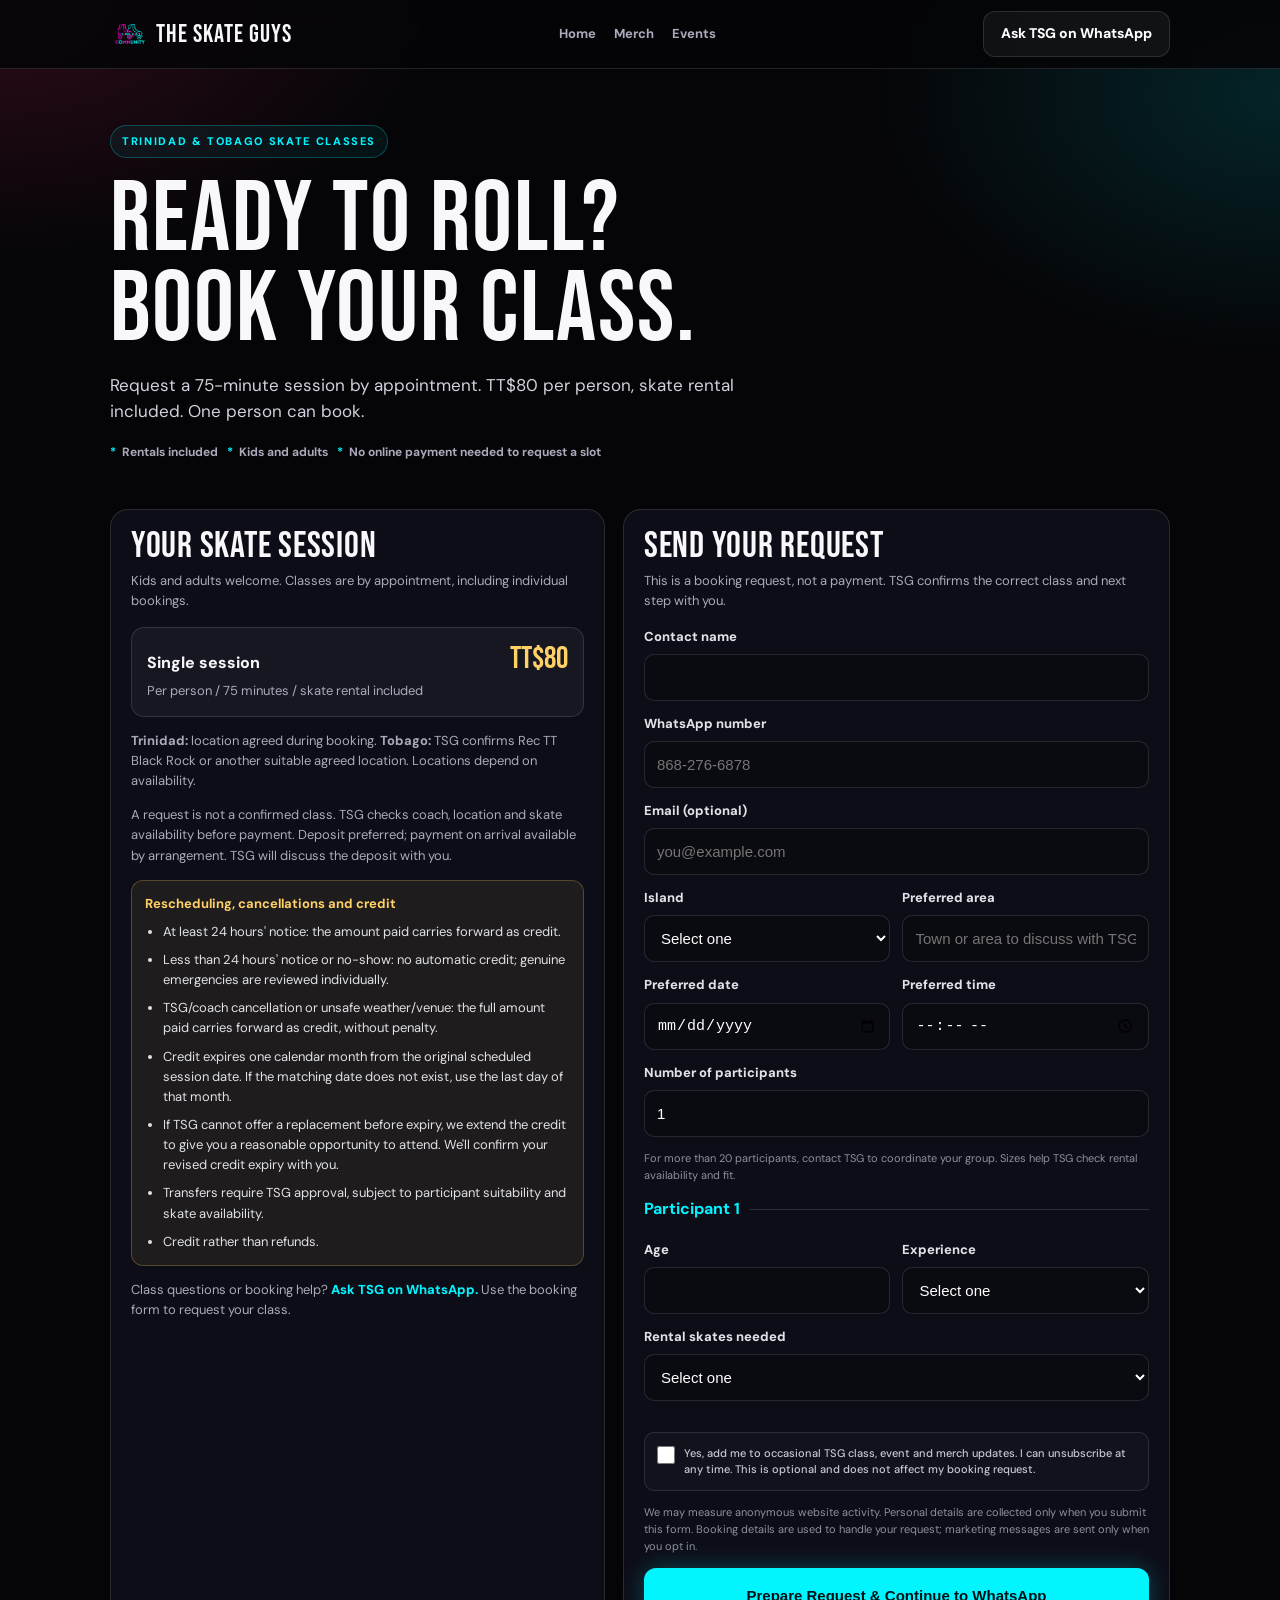
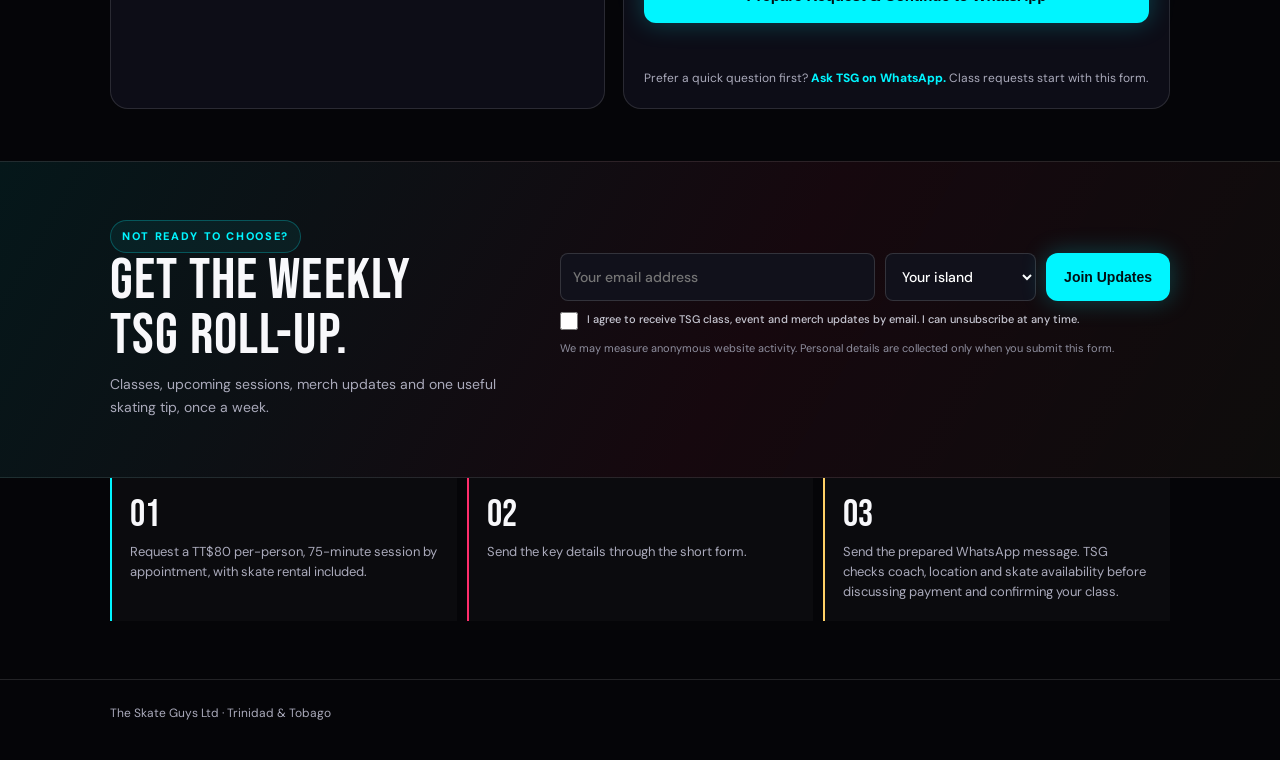
<file: booking-review/book.html>
<!doctype html>
<html lang="en">
<head>
  <meta charset="utf-8">
  <meta name="viewport" content="width=device-width,initial-scale=1">
  <meta name="theme-color" content="#050508">
  <title>Book a Skate Class | The Skate Guys</title>
  <meta name="description" content="Request a TSG skate session by appointment: TT$80 per person for 75 minutes, skate rental included. Confirm availability with TSG on WhatsApp.">
  <meta property="og:title" content="Book a Skate Class | The Skate Guys">
  <meta property="og:description" content="Request a 75-minute session at TT$80 per person, skate rental included. TSG checks availability with you on WhatsApp before confirming.">
  <meta property="og:type" content="website">
  <link rel="canonical" href="https://the-skate-guys-site.vercel.app/book.html">
  <link rel="icon" href="logo.png">
  <link rel="preconnect" href="https://fonts.googleapis.com">
  <link rel="preconnect" href="https://fonts.gstatic.com" crossorigin>
  <link href="https://fonts.googleapis.com/css2?family=Bebas+Neue&family=DM+Sans:wght@400;500;600;700&display=swap" rel="stylesheet">
  <style>
    :root{--bg:#050508;--panel:#11111b;--panel2:#171722;--ink:#f8f8fb;--muted:#aaaabb;--line:rgba(255,255,255,.12);--cyan:#00f5ff;--pink:#ff2d6b;--gold:#ffd166;--wrap:min(1060px,calc(100% - 32px));--display:'Bebas Neue',sans-serif;--body:'DM Sans',sans-serif}
    *{box-sizing:border-box;margin:0;padding:0}
    body{min-height:100vh;background:radial-gradient(680px 400px at 0 0,rgba(255,45,107,.16),transparent 65%),radial-gradient(620px 400px at 100% 4%,rgba(0,245,255,.13),transparent 66%),var(--bg);color:var(--ink);font-family:var(--body);line-height:1.55}
    a{color:inherit;text-decoration:none}
    .wrap{width:var(--wrap);margin:auto}
    .header{position:sticky;top:0;z-index:9;background:rgba(5,5,8,.86);backdrop-filter:blur(16px);border-bottom:1px solid var(--line)}
    .nav{min-height:68px;display:flex;align-items:center;justify-content:space-between;gap:12px}
    .brand{display:flex;align-items:center;gap:9px;font:25px/1 var(--display);letter-spacing:.04em}
    .brand img{width:37px;height:37px;object-fit:contain;border-radius:9px}
    .links{display:flex;gap:18px}
    .links a{font-size:13px;color:var(--muted);font-weight:700}
    .links a:hover{color:#fff}
    .btn{display:inline-flex;justify-content:center;align-items:center;min-height:46px;padding:11px 17px;border:1px solid transparent;border-radius:12px;font-size:14px;font-weight:800;cursor:pointer;transition:transform .16s ease,box-shadow .16s ease}
    .btn:hover{transform:translateY(-2px)}
    .primary{background:var(--cyan);color:#001014;box-shadow:0 0 24px rgba(0,245,255,.25)}
    .secondary{background:rgba(255,255,255,.05);color:#fff;border-color:var(--line)}
    .hero{padding:56px 0 24px}
    .eyebrow{display:inline-flex;padding:7px 11px;border-radius:999px;border:1px solid rgba(0,245,255,.25);background:rgba(0,245,255,.06);color:var(--cyan);font-size:11px;font-weight:800;letter-spacing:.15em;text-transform:uppercase}
    h1,h2,h3{font-family:var(--display);font-weight:400;letter-spacing:.02em;line-height:.9}
    h1{font-size:clamp(56px,10vw,100px);margin:17px 0}
    .hero p{max-width:650px;color:#d1d1dd;font-size:17px}
    .trust{display:flex;flex-wrap:wrap;gap:9px;margin-top:18px}
    .trust span{font-size:12px;font-weight:700;color:var(--muted)}
    .trust span:before{content:'*';color:var(--cyan);margin-right:6px}
    .layout{display:grid;grid-template-columns:.95fr 1.05fr;gap:18px;padding:24px 0 52px}
    .panel{padding:20px;border:1px solid var(--line);border-radius:18px;background:rgba(16,16,26,.86)}
    .panel h2{font-size:37px;margin-bottom:7px}
    .panel-intro{font-size:13px;color:var(--muted);margin-bottom:16px}
    .packages{display:grid;gap:10px}
    .package{display:block;padding:15px;border:1px solid var(--line);border-radius:13px;background:var(--panel2);cursor:pointer;transition:transform .16s ease,border-color .16s ease,box-shadow .16s ease}
    .package:hover{transform:translateY(-2px);border-color:rgba(0,245,255,.35)}
    .package input{position:absolute;width:1px;height:1px;opacity:0;pointer-events:none}
    .package:has(input:checked){border-color:rgba(0,245,255,.72);box-shadow:0 0 0 1px rgba(0,245,255,.22),0 0 25px rgba(0,245,255,.10)}
    .package-top{display:flex;align-items:baseline;justify-content:space-between;gap:12px}
    .package-name{font-weight:800}
    .price{font:31px/1 var(--display);color:var(--gold)}
    .package p{font-size:13px;color:var(--muted);margin-top:5px}
    .recommended{display:inline-block;margin-top:8px;padding:4px 7px;border-radius:999px;background:rgba(255,45,107,.11);color:var(--pink);font-size:10px;font-weight:900;letter-spacing:.07em;text-transform:uppercase}
    .help{margin-top:14px;font-size:13px;color:var(--muted)}
    .help a{color:var(--cyan);font-weight:800}
    .form{display:grid;gap:13px}
    label{display:grid;gap:7px;font-size:13px;font-weight:800;color:#e1e1e8}
    input,select{width:100%;min-height:47px;padding:10px 12px;border:1px solid var(--line);border-radius:10px;background:rgba(0,0,0,.22);color:#fff;font-size:15px;outline:none}
    select option{color:#111}
    input:focus,select:focus{border-color:rgba(0,245,255,.74);box-shadow:0 0 0 3px rgba(0,245,255,.10)}
    .two{display:grid;grid-template-columns:1fr 1fr;gap:12px}
    .note{padding:13px;border:1px solid rgba(255,209,102,.24);border-radius:12px;background:rgba(255,209,102,.08);font-size:13px;color:#e0e0e7}
    .note strong{color:var(--gold)}
    .submit{width:100%;min-height:55px;font-size:15px}
    .under-submit{text-align:center;color:var(--muted);font-size:12px}
    .under-submit a{color:var(--cyan);font-weight:800}
    .how{padding:0 0 58px}
    .how-grid{display:grid;grid-template-columns:repeat(3,1fr);gap:10px}
    .how-item{padding:18px;border-left:2px solid var(--cyan);background:rgba(255,255,255,.025)}
    .how-item:nth-child(2){border-color:var(--pink)}
    .how-item:nth-child(3){border-color:var(--gold)}
    .how-item b{display:block;font:38px/1 var(--display);margin-bottom:8px}
    .how-item p{font-size:13px;color:var(--muted)}
    footer{padding:24px 0 38px;border-top:1px solid var(--line);color:var(--muted);font-size:12px}
    @media(max-width:850px){.layout{grid-template-columns:1fr}.how-grid{grid-template-columns:1fr}.links{display:none}}
    @media(max-width:550px){:root{--wrap:min(100% - 28px,1060px)}.hero{padding-top:43px}.nav .btn{display:none}.two{grid-template-columns:1fr}h1{font-size:clamp(58px,17vw,80px)}.layout{padding-bottom:35px}.panel{padding:17px}}
    @media(prefers-reduced-motion:reduce){*,*::before,*::after{animation-duration:.01ms!important;animation-iteration-count:1!important;scroll-behavior:auto!important;transition-duration:.01ms!important}}
  </style>
  <link rel="stylesheet" href="assets/lead-capture.css">
</head>
<body>
  <header class="header">
    <div class="wrap nav">
      <a class="brand" href="index.html"><img src="logo.png" alt="The Skate Guys logo"><span>The Skate Guys</span></a>
      <nav class="links" aria-label="Primary navigation"><a href="index.html">Home</a><a href="merch.html">Merch</a><a href="index.html#events">Events</a></nav>
      <a class="btn secondary" href="https://wa.me/18682766878" target="_blank" rel="noopener">Ask TSG on WhatsApp</a>
    </div>
  </header>
  <main>
    <section class="hero">
      <div class="wrap">
        <span class="eyebrow">Trinidad &amp; Tobago skate classes</span>
        <h1>READY TO ROLL?<br>BOOK YOUR CLASS.</h1>
        <p>Request a 75-minute session by appointment. TT$80 per person, skate rental included. One person can book.</p>
        <div class="trust"><span>Rentals included</span><span>Kids and adults</span><span>No online payment needed to request a slot</span></div>
      </div>
    </section>
    <div class="wrap layout">
      <section class="panel" aria-labelledby="packageTitle">
        <h2 id="packageTitle">YOUR SKATE SESSION</h2>
        <p class="panel-intro">Kids and adults welcome. Classes are by appointment, including individual bookings.</p>
        <div class="packages">
          <div class="package"><div class="package-top"><span class="package-name">Single session</span><span class="price">TT$80</span></div><p>Per person / 75 minutes / skate rental included</p></div>
        </div>
        <p class="help"><strong>Trinidad:</strong> location agreed during booking. <strong>Tobago:</strong> TSG confirms Rec TT Black Rock or another suitable agreed location. Locations depend on availability.</p>
        <p class="help">A request is not a confirmed class. TSG checks coach, location and skate availability before payment. Deposit preferred; payment on arrival available by arrangement. TSG will discuss the deposit with you.</p>
        <div class="note booking-policy"><strong>Rescheduling, cancellations and credit</strong>
          <ul>
            <li>At least 24 hours' notice: the amount paid carries forward as credit.</li>
            <li>Less than 24 hours' notice or no-show: no automatic credit; genuine emergencies are reviewed individually.</li>
            <li>TSG/coach cancellation or unsafe weather/venue: the full amount paid carries forward as credit, without penalty.</li>
            <li>Credit expires one calendar month from the original scheduled session date. If the matching date does not exist, use the last day of that month.</li>
            <li>If TSG cannot offer a replacement before expiry, we extend the credit to give you a reasonable opportunity to attend. We'll confirm your revised credit expiry with you.</li>
            <li>Transfers require TSG approval, subject to participant suitability and skate availability.</li>
            <li>Credit rather than refunds.</li>
          </ul>
        </div>
        <p class="help">Class questions or booking help? <a href="https://wa.me/18682766878" target="_blank" rel="noopener">Ask TSG on WhatsApp.</a> Use the booking form to request your class.</p>
      </section>
      <section class="panel" aria-labelledby="formTitle">
        <h2 id="formTitle">SEND YOUR REQUEST</h2>
        <p class="panel-intro">This is a booking request, not a payment. TSG confirms the correct class and next step with you.</p>
        <form class="form" id="bookingForm" data-tsg-lead-form data-lead-type="booking" data-tags="class_lead">
          <input type="hidden" name="package" value="Single session: TT$80 per person / 75 minutes / skate rental included">
          <label>Contact name<input name="name" autocomplete="name" maxlength="120" required></label>
          <label>WhatsApp number<input name="phone" type="tel" autocomplete="tel" inputmode="tel" placeholder="868-276-6878" maxlength="24" required></label>
          <label>Email (optional)<input name="email" type="email" autocomplete="email" placeholder="you@example.com"></label>
          <div class="two">
            <label>Island<select name="location" required><option value="">Select one</option><option>Trinidad</option><option>Tobago</option></select></label>
            <label>Preferred area<input name="preferredArea" maxlength="160" placeholder="Town or area to discuss with TSG" required></label>
          </div>
          <div class="two">
            <label>Preferred date<input name="preferredDate" type="date" required></label>
            <label>Preferred time<input name="preferredTime" type="time" required></label>
          </div>
          <label>Number of participants<input name="participantCount" type="number" min="1" max="20" step="1" value="1" required aria-describedby="participantHelp"></label>
          <p class="lead-privacy" id="participantHelp">For more than 20 participants, contact TSG to coordinate your group. Sizes help TSG check rental availability and fit.</p>
          <div data-participants></div>
          <template id="participantTemplate">
            <fieldset class="participant"><legend>Participant <span data-participant-number></span></legend>
              <div class="two"><label>Age<input data-field="age" type="number" min="1" max="120" step="1" required></label><label>Experience<select data-field="experience" required><option value="">Select one</option><option>First time</option><option>Beginner</option><option>Intermediate</option><option>Experienced</option></select></label></div>
              <label>Rental skates needed<select data-field="rentals" required><option value="">Select one</option><option>Yes</option><option>No</option></select></label>
              <div class="two" data-rental-size hidden><label>Skate size<input data-field="skateSize" maxlength="24" placeholder="e.g. 7 or 38" disabled></label><label>Sizing system<select data-field="sizeSystem" disabled><option value="">Select one</option><option>EU</option><option>UK adult</option><option>UK child</option><option>US men</option><option>US women</option><option>US youth</option><option>US toddler</option></select></label></div>
              <div data-guardian hidden><p class="lead-privacy">For participants under 18, provide a parent or guardian contact. The booking contact may also be the guardian.</p><label>Guardian name<input data-field="guardianName" maxlength="120" disabled></label><label>Guardian WhatsApp<input data-field="guardianPhone" type="tel" autocomplete="off" disabled></label></div>
            </fieldset>
          </template>
          <noscript><p class="note">Enable JavaScript to complete participant details and request a class through this form. Need help? <a href="https://wa.me/18682766878">Ask TSG on WhatsApp</a>.</p></noscript>
          <label class="lead-consent booking-consent"><input type="checkbox" name="marketingConsent"><span>Yes, add me to occasional TSG class, event and merch updates. I can unsubscribe at any time. This is optional and does not affect my booking request.</span></label>
          <p class="lead-privacy">We may measure anonymous website activity. Personal details are collected only when you submit this form. Booking details are used to handle your request; marketing messages are sent only when you opt in.</p>
          <button class="btn primary submit" type="submit">Prepare Request &amp; Continue to WhatsApp</button>
          <p class="booking-status" data-form-status aria-live="polite"></p>
          <div class="booking-success" data-booking-success hidden><strong>Thank you. Your message is ready.</strong><p>You must open WhatsApp and press Send on the prepared message. Opening WhatsApp alone does not send your request or confirm a class. TSG will check availability with you.</p><a class="btn primary" data-whatsapp-link href="#" target="_blank" rel="noopener">Open WhatsApp &amp; Send Message</a></div>
          <p class="under-submit">Prefer a quick question first? <a href="https://wa.me/18682766878" target="_blank" rel="noopener">Ask TSG on WhatsApp.</a> Class requests start with this form.</p>
        </form>
      </section>
    </div>
    <section class="lead-capture-band" aria-labelledby="bookingEmailTitle">
      <div class="wrap lead-capture-inner">
        <div class="lead-capture-copy"><span class="eyebrow">Not ready to choose?</span><h2 id="bookingEmailTitle">GET THE WEEKLY<br>TSG ROLL-UP.</h2><p>Classes, upcoming sessions, merch updates and one useful skating tip, once a week.</p></div>
        <form class="lead-capture-form" data-tsg-lead-form data-lead-type="email" data-tags="class_lead">
          <input type="email" name="email" autocomplete="email" placeholder="Your email address" aria-label="Email address" required>
          <select name="location" aria-label="Location" required><option value="">Your island</option><option>Trinidad</option><option>Tobago</option></select>
          <button class="btn primary lead-submit" type="submit">Join Updates</button>
          <label class="lead-consent"><input type="checkbox" name="marketingConsent" required><span>I agree to receive TSG class, event and merch updates by email. I can unsubscribe at any time.</span></label>
          <p class="lead-privacy">We may measure anonymous website activity. Personal details are collected only when you submit this form.</p>
          <p class="lead-status" data-form-status aria-live="polite"></p>
        </form>
      </div>
    </section>
    <section class="how">
      <div class="wrap">
        <div class="how-grid">
          <article class="how-item"><b>01</b><p>Request a TT$80 per-person, 75-minute session by appointment, with skate rental included.</p></article>
          <article class="how-item"><b>02</b><p>Send the key details through the short form.</p></article>
          <article class="how-item"><b>03</b><p>Send the prepared WhatsApp message. TSG checks coach, location and skate availability before discussing payment and confirming your class.</p></article>
        </div>
      </div>
    </section>
  </main>
  <footer><div class="wrap">The Skate Guys Ltd · Trinidad &amp; Tobago</div></footer>
  <script src="assets/lead-config.js"></script>
  <script src="assets/lead-capture.js"></script>
</body>
</html>
</file>
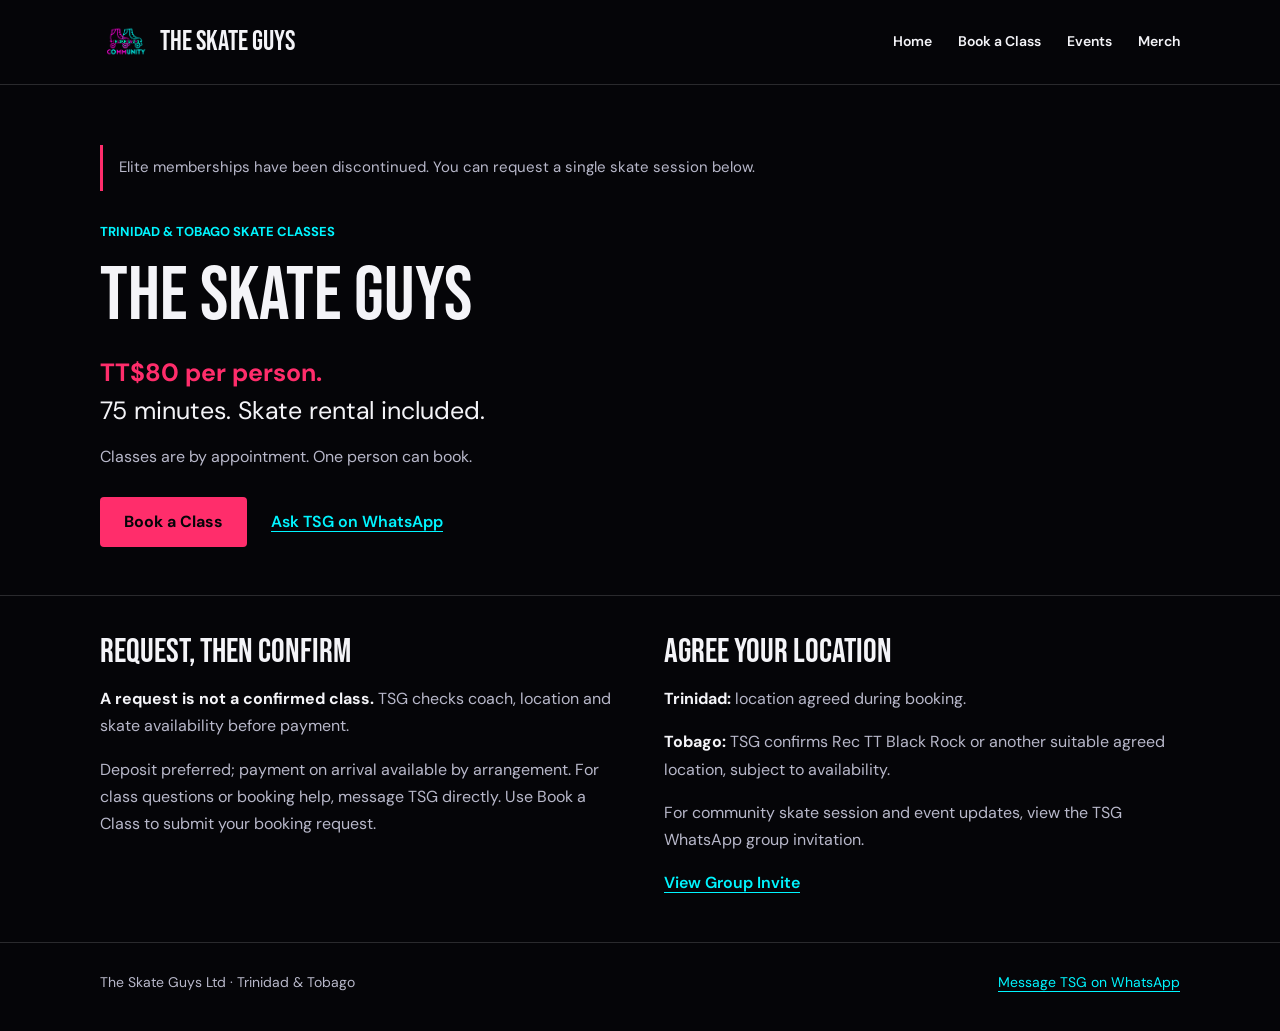
<file: booking-review/elite.html>
<!DOCTYPE html>
<html lang="en">
<head>
  <meta charset="UTF-8">
  <meta name="viewport" content="width=device-width, initial-scale=1.0">
  <title>Skate Sessions | The Skate Guys</title>
  <meta name="description" content="Request a TSG skate session by appointment. TT$80 per person for 75 minutes, skate rental included. One person can book.">
  <meta property="og:title" content="Skate Sessions | The Skate Guys">
  <meta property="og:description" content="TT$80 per person / 75 minutes / skate rental included. Request a session with The Skate Guys in Trinidad &amp; Tobago.">
  <meta property="og:type" content="website">
  <link rel="icon" href="logo.png" type="image/png">
  <link rel="preconnect" href="https://fonts.googleapis.com">
  <link rel="preconnect" href="https://fonts.gstatic.com" crossorigin>
  <link href="https://fonts.googleapis.com/css2?family=Bebas+Neue&amp;family=DM+Sans:wght@400;500;600;700&amp;display=swap" rel="stylesheet">
  <style>
    :root{--bg:#050508;--ink:#f4f4f8;--muted:#b8b8ca;--cyan:#00f5ff;--pink:#ff2d6b;--line:rgba(255,255,255,.15)}
    *{box-sizing:border-box}
    body{margin:0;background:var(--bg);color:var(--ink);font:16px/1.7 'DM Sans',sans-serif}
    a{color:inherit;text-underline-offset:4px}
    a:focus-visible,button:focus-visible{outline:3px solid var(--cyan);outline-offset:5px}
    .wrap{width:min(1080px,calc(100% - 40px));margin-inline:auto}
    .skip-link{position:absolute;left:16px;top:-80px;background:var(--cyan);color:var(--bg);padding:10px;z-index:10}
    .skip-link:focus{top:12px}
    .site-header{border-bottom:1px solid var(--line)}
    .nav-inner{min-height:84px;display:flex;align-items:center;justify-content:space-between;gap:24px}
    .brand{display:flex;align-items:center;gap:12px;text-decoration:none;font:28px/1 'Bebas Neue',sans-serif}
    .brand img{width:48px;height:48px;object-fit:contain}
    .nav-links{display:flex;align-items:center;gap:26px}
    .nav-links a{font-size:14px;font-weight:600;text-decoration:none}
    .nav-links a:hover{color:var(--cyan)}
    .menu-toggle{display:none;align-items:center;justify-content:center;width:44px;height:44px;border:1px solid var(--line);background:none;color:var(--ink);font-size:24px;cursor:pointer}
    .intro{padding:60px 0 48px}
    .intro-copy{max-width:760px}
    .retired{margin:0 0 30px;padding:10px 0 10px 16px;border-left:3px solid var(--pink);color:var(--muted);font-size:15px}
    .eyebrow{margin:0 0 14px;color:var(--cyan);font-size:13px;font-weight:700;text-transform:uppercase}
    h1,h2{font-family:'Bebas Neue',sans-serif;font-weight:400;line-height:1.05}
    h1{font-size:76px;margin:0 0 18px}
    h2{font-size:34px;margin:0 0 16px}
    .offer{font-size:25px;line-height:1.5;margin:0 0 14px}
    .offer strong{color:var(--pink)}
    .intro-note{color:var(--muted);margin:0 0 26px}
    .actions{display:flex;align-items:center;gap:24px;flex-wrap:wrap}
    .booking-link{display:inline-flex;align-items:center;justify-content:center;min-height:50px;padding:10px 24px;background:var(--pink);color:var(--bg);text-decoration:none;font-weight:700;border-radius:4px;transition:background .2s,transform .2s}
    .booking-link:hover{background:#ff5c90;transform:translateY(-2px)}
    .community-link{color:var(--cyan);font-weight:600}
    .details{padding:38px 0 46px;border-top:1px solid var(--line);border-bottom:1px solid var(--line)}
    .details-grid{display:grid;grid-template-columns:1fr 1fr;gap:48px}
    .details p{margin:0 0 16px;color:var(--muted)}
    .details strong{color:var(--ink)}
    footer{padding:28px 0 36px}
    .footer-inner{display:flex;justify-content:space-between;gap:20px;flex-wrap:wrap;color:var(--muted);font-size:14px}
    .footer-inner p{margin:0}
    .footer-inner a{color:var(--cyan)}
    @media(max-width:680px){
      .wrap{width:calc(100% - 32px)}
      .nav-inner{min-height:76px;flex-wrap:wrap;gap:0;padding:12px 0}
      .brand{font-size:25px}.brand img{width:42px;height:42px}
      .menu-toggle{display:inline-flex}
      .nav-links{display:none;flex:0 0 100%;flex-direction:column;align-items:stretch;gap:0;padding-top:14px}
      .nav-links.open{display:flex}
      .nav-links a{padding:10px 0;border-top:1px solid var(--line)}
      .intro{padding:32px 0 36px}.retired{margin-bottom:26px}
      h1{font-size:52px}.offer{font-size:22px}.actions{align-items:flex-start;flex-direction:column;gap:18px}
      .details-grid{grid-template-columns:1fr;gap:24px}.details{padding:32px 0}
      h2{font-size:30px}
    }
    @media(prefers-reduced-motion:reduce){*{transition:none!important;scroll-behavior:auto!important}}
  </style>
</head>
<body>
  <a href="#main-content" class="skip-link">Skip to content</a>
  <header class="site-header">
    <div class="wrap nav-inner">
      <a href="index.html" class="brand"><img src="logo.png" alt="" width="48" height="48"><span>THE SKATE GUYS</span></a>
      <button type="button" class="menu-toggle" id="menuToggle" aria-label="Open menu" aria-expanded="false" aria-controls="navLinks">&#9776;</button>
      <nav class="nav-links" id="navLinks" aria-label="Primary navigation">
        <a href="index.html">Home</a>
        <a href="book.html">Book a Class</a>
        <a href="index.html#events">Events</a>
        <a href="merch.html">Merch</a>
      </nav>
    </div>
  </header>
  <main id="main-content">
    <section class="intro">
      <div class="wrap">
        <div class="intro-copy">
          <p class="retired">Elite memberships have been discontinued. You can request a single skate session below.</p>
          <p class="eyebrow">Trinidad &amp; Tobago skate classes</p>
          <h1>THE SKATE GUYS</h1>
          <p class="offer"><strong>TT$80 per person.</strong><br>75 minutes. Skate rental included.</p>
          <p class="intro-note">Classes are by appointment. One person can book.</p>
          <div class="actions">
            <a href="book.html" class="booking-link">Book a Class</a>
            <a href="https://wa.me/18682766878" class="community-link" target="_blank" rel="noopener">Ask TSG on WhatsApp</a>
          </div>
        </div>
      </div>
    </section>
    <section class="details" aria-label="Session availability and locations">
      <div class="wrap details-grid">
        <div>
          <h2>REQUEST, THEN CONFIRM</h2>
          <p><strong>A request is not a confirmed class.</strong> TSG checks coach, location and skate availability before payment.</p>
          <p>Deposit preferred; payment on arrival available by arrangement. For class questions or booking help, message TSG directly. Use Book a Class to submit your booking request.</p>
        </div>
        <div>
          <h2>AGREE YOUR LOCATION</h2>
          <p><strong>Trinidad:</strong> location agreed during booking.</p>
          <p><strong>Tobago:</strong> TSG confirms Rec TT Black Rock or another suitable agreed location, subject to availability.</p>
          <p>For community skate session and event updates, view the TSG WhatsApp group invitation.</p>
          <a href="https://chat.whatsapp.com/KO19GyeuQfi3K1FEJ5GKLi" class="community-link" target="_blank" rel="noopener">View Group Invite</a>
        </div>
      </div>
    </section>
  </main>
  <footer>
    <div class="wrap footer-inner">
      <p>The Skate Guys Ltd &middot; Trinidad &amp; Tobago</p>
      <a href="https://wa.me/18682766878" target="_blank" rel="noopener">Message TSG on WhatsApp</a>
    </div>
  </footer>
  <script>
    const toggle = document.getElementById('menuToggle');
    const links = document.getElementById('navLinks');
    const setMenuOpen = open => {
      links.classList.toggle('open', open);
      toggle.setAttribute('aria-expanded', String(open));
      toggle.setAttribute('aria-label', open ? 'Close menu' : 'Open menu');
    };
    toggle.addEventListener('click', () => setMenuOpen(toggle.getAttribute('aria-expanded') !== 'true'));
    links.querySelectorAll('a').forEach(link => link.addEventListener('click', () => setMenuOpen(false)));
    document.addEventListener('keydown', event => {
      if (event.key === 'Escape' && toggle.getAttribute('aria-expanded') === 'true') { setMenuOpen(false); toggle.focus(); }
    });
  </script>
</body>
</html>
</file>
<file: assets/whatsapp-contact.css>
.lead-capture-band{padding:58px 0;border-top:1px solid rgba(255,255,255,.1);border-bottom:1px solid rgba(255,255,255,.1);background:linear-gradient(120deg,rgba(0,245,255,.075),rgba(255,45,107,.065) 58%,rgba(255,209,102,.035))}
.lead-capture-inner{display:grid;grid-template-columns:minmax(0,1.2fr) minmax(0,1fr);gap:44px;align-items:center}
.lead-capture-copy h2{margin:0 0 10px;font-family:'Bebas Neue',sans-serif;font-size:48px;font-weight:400;line-height:.95}
.lead-capture-copy p{max-width:520px;color:#aaaabb;font-size:14px;line-height:1.65}
.contact-action p{margin-top:12px;color:#aaaabb;font-size:13px;line-height:1.6}
.contact-action .btn{white-space:normal;text-align:center}
@media(max-width:820px){.lead-capture-inner{grid-template-columns:1fr;gap:24px}}
@media(max-width:540px){.lead-capture-band{padding:44px 0}.lead-capture-copy h2{font-size:38px}}
</file>
<file: booking-review/assets/lead-capture.css>
.lead-capture-band{padding:58px 0;border-top:1px solid rgba(255,255,255,.1);border-bottom:1px solid rgba(255,255,255,.1);background:linear-gradient(120deg,rgba(0,245,255,.075),rgba(255,45,107,.065) 58%,rgba(255,209,102,.035))}
.lead-capture-inner{display:grid;grid-template-columns:minmax(240px,.8fr) minmax(380px,1.2fr);gap:44px;align-items:center}
.lead-capture-copy h2,.lead-capture-copy h3{margin:0 0 10px;font-family:'Bebas Neue',sans-serif;font-size:clamp(38px,5vw,58px);font-weight:400;line-height:.95;letter-spacing:.02em}
.lead-capture-copy p{max-width:520px;color:#aaaabb;font-size:14px;line-height:1.65}
.lead-capture-form{display:grid;grid-template-columns:minmax(0,1fr) minmax(145px,.48fr) auto;gap:10px;align-items:start}
.lead-capture-form input[type="email"],.lead-capture-form select{width:100%;min-height:48px;padding:10px 12px;border:1px solid rgba(255,255,255,.14);border-radius:8px;background:#11111b;color:#fff;font:500 14px/1.2 'DM Sans',sans-serif;outline:none}
.lead-capture-form select option{color:#111}
.lead-capture-form input:focus,.lead-capture-form select:focus{border-color:rgba(0,245,255,.72);box-shadow:0 0 0 3px rgba(0,245,255,.1)}
.lead-capture-form .lead-submit{min-height:48px;white-space:nowrap}
.lead-consent{grid-column:1/-1;display:grid!important;grid-template-columns:18px 1fr;gap:9px!important;align-items:start;color:#c7c7d2!important;font-size:11px!important;font-weight:500!important;line-height:1.5}
.lead-consent input{width:18px!important;height:18px!important;min-height:0!important;margin-top:1px;accent-color:#00f5ff}
.lead-privacy,.lead-status{grid-column:1/-1;margin:0;color:#8f8f9f;font-size:11px;line-height:1.55}
.lead-status{min-height:18px;color:#d8d8e1}
.lead-status[data-state="error"]{color:#ff8bab}
.lead-status[data-state="success"]{color:#75fff7}
.lead-status[data-state="queued"]{color:#ffd166}
.lead-capture-form.is-submitting .lead-submit{cursor:wait;opacity:.72}
.lead-capture-form.is-complete input,.lead-capture-form.is-complete select,.lead-capture-form.is-complete .lead-submit{opacity:.58}
.booking-consent{padding:12px;border:1px solid rgba(255,255,255,.11);border-radius:10px;background:rgba(255,255,255,.025)}
.booking-status{min-height:20px;text-align:center;font-size:12px;color:#cfcfda}
.booking-status[data-state="error"]{color:#ff8bab}
.booking-status[data-state="success"]{color:#75fff7}
.booking-status[data-state="queued"]{color:#ffd166}
.booking-success{display:grid;gap:9px;padding:15px;border:1px solid rgba(0,245,255,.26);border-radius:12px;background:rgba(0,245,255,.07)}
.booking-success strong{color:#75fff7;font-size:14px}
.booking-success p{color:#d4d4de;font-size:12px;line-height:1.55}
.booking-success a:not(.btn){color:#00f5ff;font-weight:800}
.booking-success a.btn{color:#001014!important;font-weight:800;text-align:center}
.booking-success[hidden],[data-rental-size][hidden],[data-guardian][hidden]{display:none}
.participant{min-width:0;border:0;border-top:1px solid rgba(255,255,255,.14);padding:18px 0;display:grid;gap:13px}
.participant legend{padding-right:10px;color:#00f5ff;font-weight:700}
.participant [data-guardian]{display:grid;gap:13px}
.participant [data-guardian][hidden]{display:none}
.booking-policy{margin-top:14px}
.booking-policy ul{padding-left:18px;margin-top:8px}
.booking-policy li+li{margin-top:8px}
#bookingForm .two{grid-template-columns:repeat(2,minmax(0,1fr))}
#bookingForm input,#bookingForm select{min-width:0}
#bookingForm .btn{white-space:normal;overflow-wrap:anywhere}
@media(max-width:550px){#bookingForm .two{grid-template-columns:1fr}}
@media(max-width:820px){.lead-capture-inner{grid-template-columns:1fr;gap:24px}.lead-capture-form{grid-template-columns:1fr 170px}.lead-capture-form .lead-submit{grid-column:1/-1}}
@media(max-width:540px){.lead-capture-band{padding:44px 0}.lead-capture-form{grid-template-columns:1fr}.lead-capture-form .lead-submit{grid-column:auto}.lead-consent,.lead-privacy,.lead-status{grid-column:auto}}
@media(prefers-reduced-motion:reduce){.lead-capture-form *{transition:none!important}}
</file>
<file: website-whatsapp/assets/whatsapp-contact.css>
.lead-capture-band{padding:58px 0;border-top:1px solid rgba(255,255,255,.1);border-bottom:1px solid rgba(255,255,255,.1);background:linear-gradient(120deg,rgba(0,245,255,.075),rgba(255,45,107,.065) 58%,rgba(255,209,102,.035))}
.lead-capture-inner{display:grid;grid-template-columns:minmax(0,1.2fr) minmax(0,1fr);gap:44px;align-items:center}
.lead-capture-copy h2{margin:0 0 10px;font-family:'Bebas Neue',sans-serif;font-size:48px;font-weight:400;line-height:.95}
.lead-capture-copy p{max-width:520px;color:#aaaabb;font-size:14px;line-height:1.65}
.contact-action p{margin-top:12px;color:#aaaabb;font-size:13px;line-height:1.6}
.contact-action .btn{white-space:normal;text-align:center}
@media(max-width:820px){.lead-capture-inner{grid-template-columns:1fr;gap:24px}}
@media(max-width:540px){.lead-capture-band{padding:44px 0}.lead-capture-copy h2{font-size:38px}}
</file>
<file: assets/whatsapp-booking.css>
[hidden]{display:none!important}
.layout{grid-template-columns:minmax(0,.95fr) minmax(0,1.05fr)}
.panel,.form,.two>*{min-width:0}
.two{grid-template-columns:repeat(2,minmax(0,1fr))}
.form input,.form select{min-width:0;font-family:var(--body)}
.form input,.form select,.booking-prepared{scroll-margin-top:170px}
.form .btn{font-family:var(--body);white-space:normal;text-align:center}
.booking-help{color:var(--muted);font-size:12px;line-height:1.6}
[data-participants]{display:grid;gap:16px}
.participant{min-width:0;padding:16px 0 0;border:0;border-top:1px solid var(--line);display:grid;gap:13px}
.participant legend{padding-right:12px;color:var(--cyan);font-size:15px;font-weight:700}
[data-guardian]{display:grid;gap:13px}
.booking-policy{margin-top:18px}
.booking-policy ul{padding-left:19px;margin-top:9px}
.booking-policy li+li{margin-top:9px}
.booking-status{min-height:20px;font-size:12px;color:var(--gold)}
.booking-status[data-state="error"]{color:#ff9eba}
.booking-status[data-state="ready"]{color:#75fff7}
.booking-prepared{border-top:2px solid var(--cyan);padding-top:18px;display:grid;gap:13px;min-width:0}
.booking-prepared h3{font-size:28px;line-height:1.1}
.booking-prepared p{color:#d4d4de;font-size:13px}
.booking-message{font:13px/1.65 var(--body);white-space:pre-wrap;overflow-wrap:anywhere;max-height:420px;overflow:auto;padding:12px;background:rgba(0,0,0,.22);border:1px solid var(--line);border-radius:8px}
.booking-actions{display:flex;flex-wrap:wrap;gap:10px}
.booking-actions .btn{flex:1 1 150px}
.booking-contact{padding:34px 0;border-top:1px solid var(--line);border-bottom:1px solid var(--line);margin-bottom:36px}
.booking-contact h2{font-size:36px;line-height:1.1;margin-bottom:10px}
.booking-contact p{color:var(--muted);font-size:14px;margin-bottom:16px}
noscript .note a{color:var(--cyan);text-decoration:underline}
a:focus-visible,button:focus-visible,.booking-prepared:focus-visible{outline:2px solid var(--cyan);outline-offset:4px}
.links a{display:inline-flex;align-items:center;min-height:44px}
.brand,h1,h2,h3,.eyebrow,.recommended{letter-spacing:0}
h1{font-size:100px;overflow-wrap:anywhere}
@media(max-width:850px){
  .nav{flex-wrap:wrap;padding-top:10px;padding-bottom:6px;gap:6px 12px}
  .nav .btn{min-height:40px;font-size:12px;padding:8px 10px}
  .links{display:flex;flex-wrap:wrap;width:100%;order:3;gap:4px 22px}
  .layout{grid-template-columns:minmax(0,1fr)}
  h1{font-size:76px}
}
@media(max-width:550px){
  .nav .btn{display:inline-flex}
  .two{grid-template-columns:minmax(0,1fr)}
  .brand{font-size:24px}
  h1{font-size:58px}
  .panel h2{font-size:32px;line-height:1.05}
  .booking-contact h2{font-size:30px}
  .booking-actions{flex-direction:column}
  .booking-actions .btn{flex:auto;width:100%}
}
</file>
